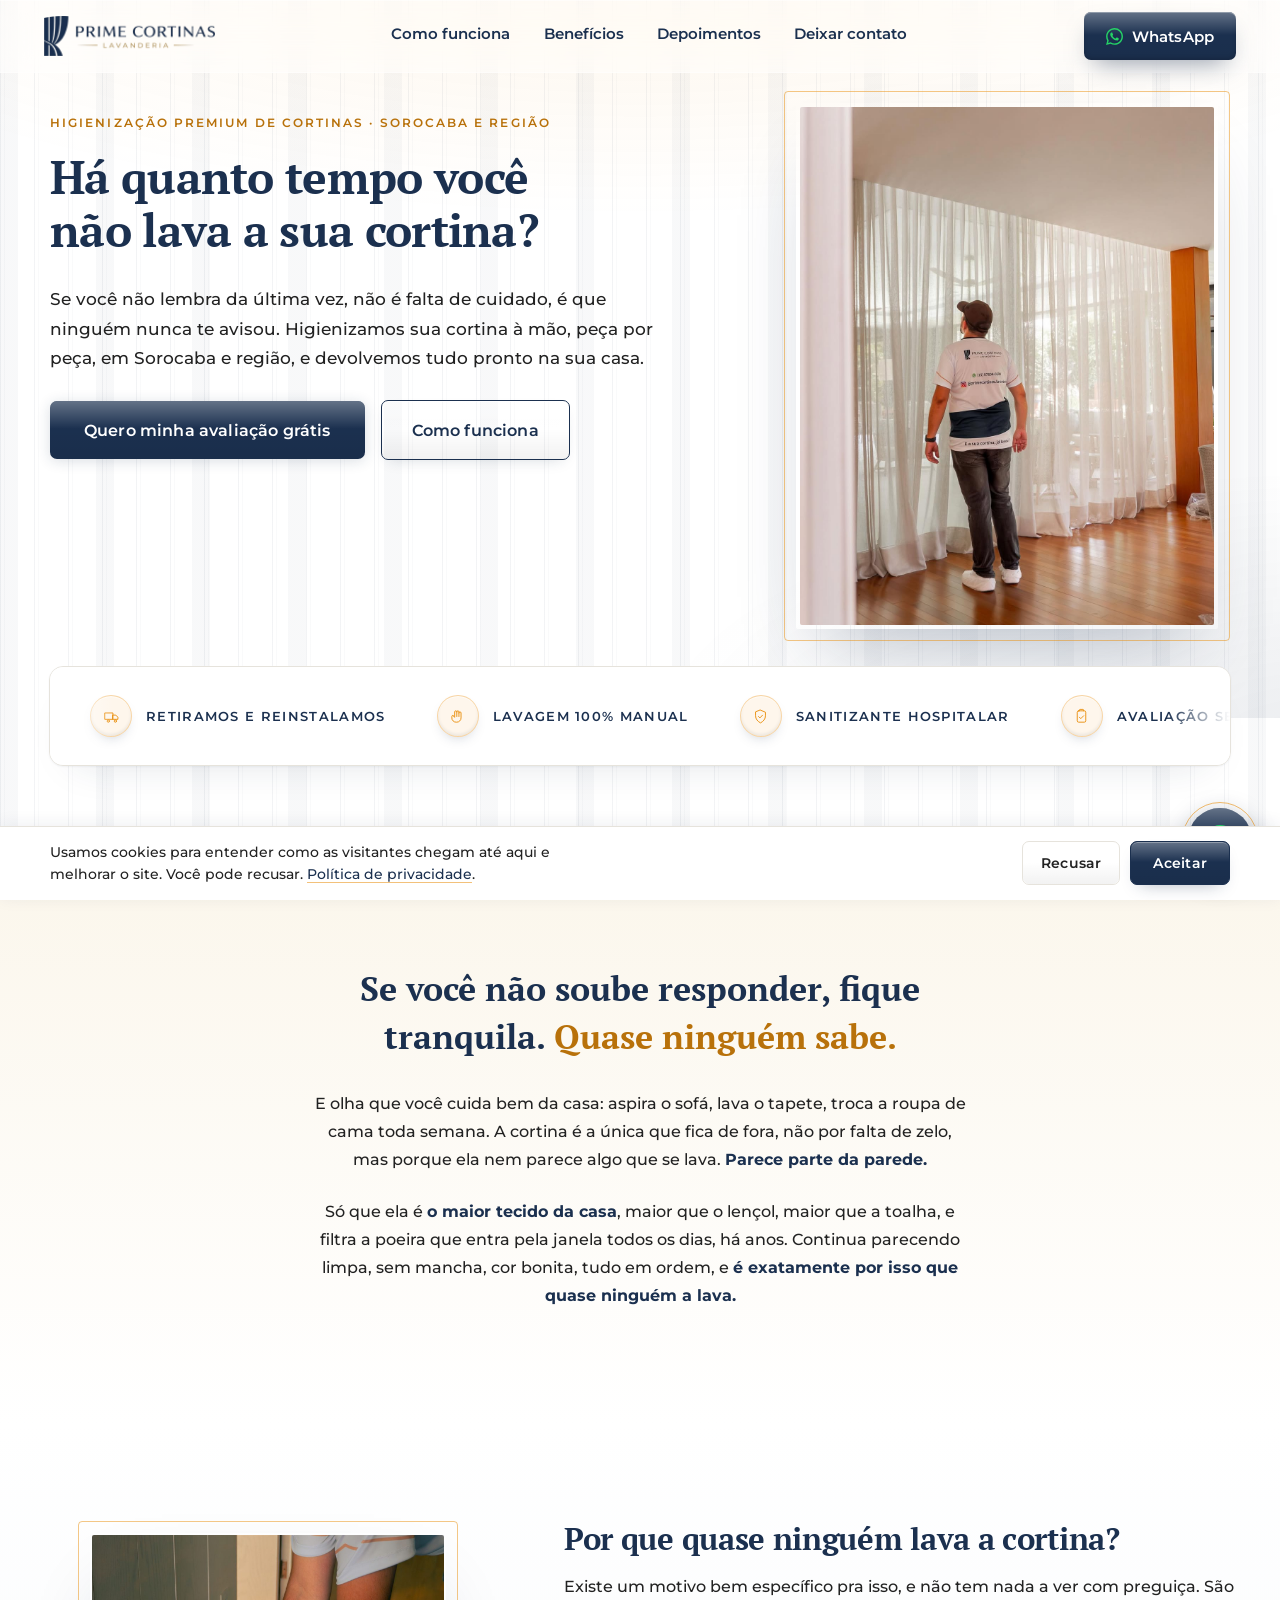
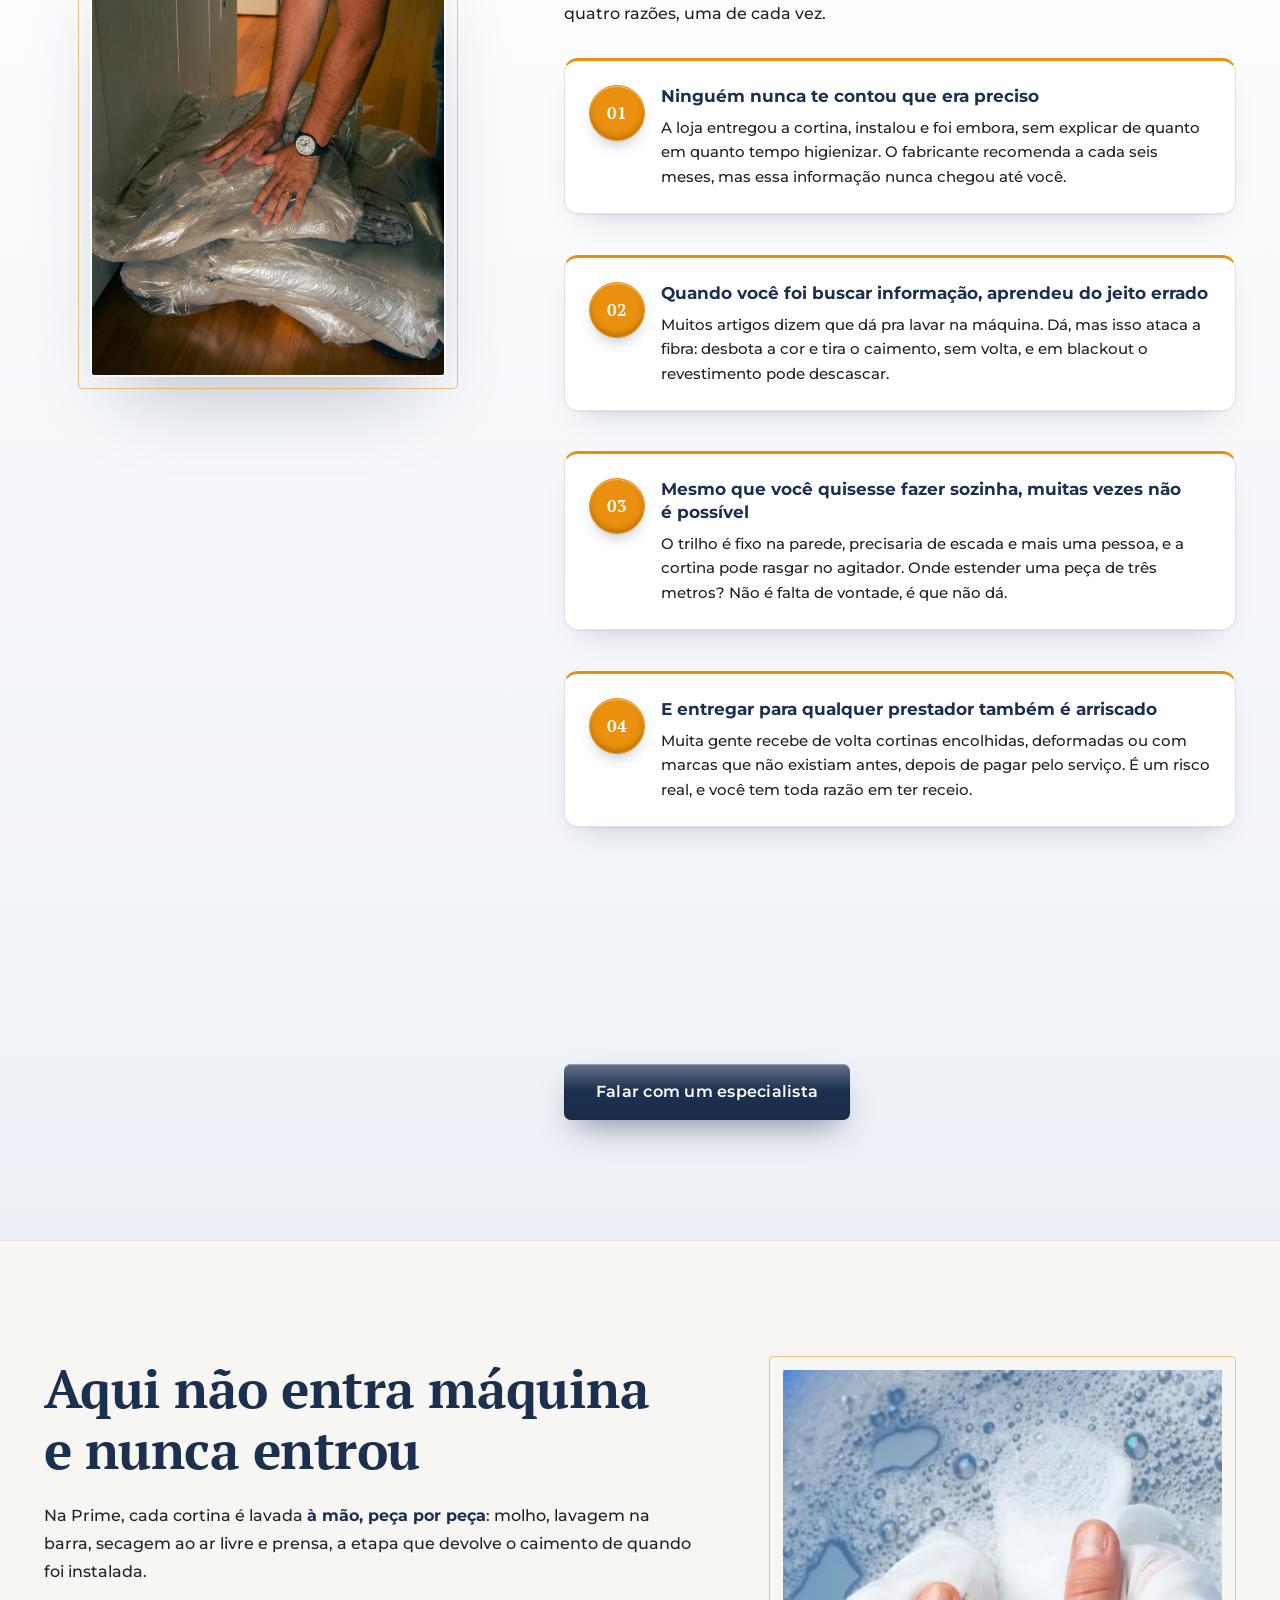
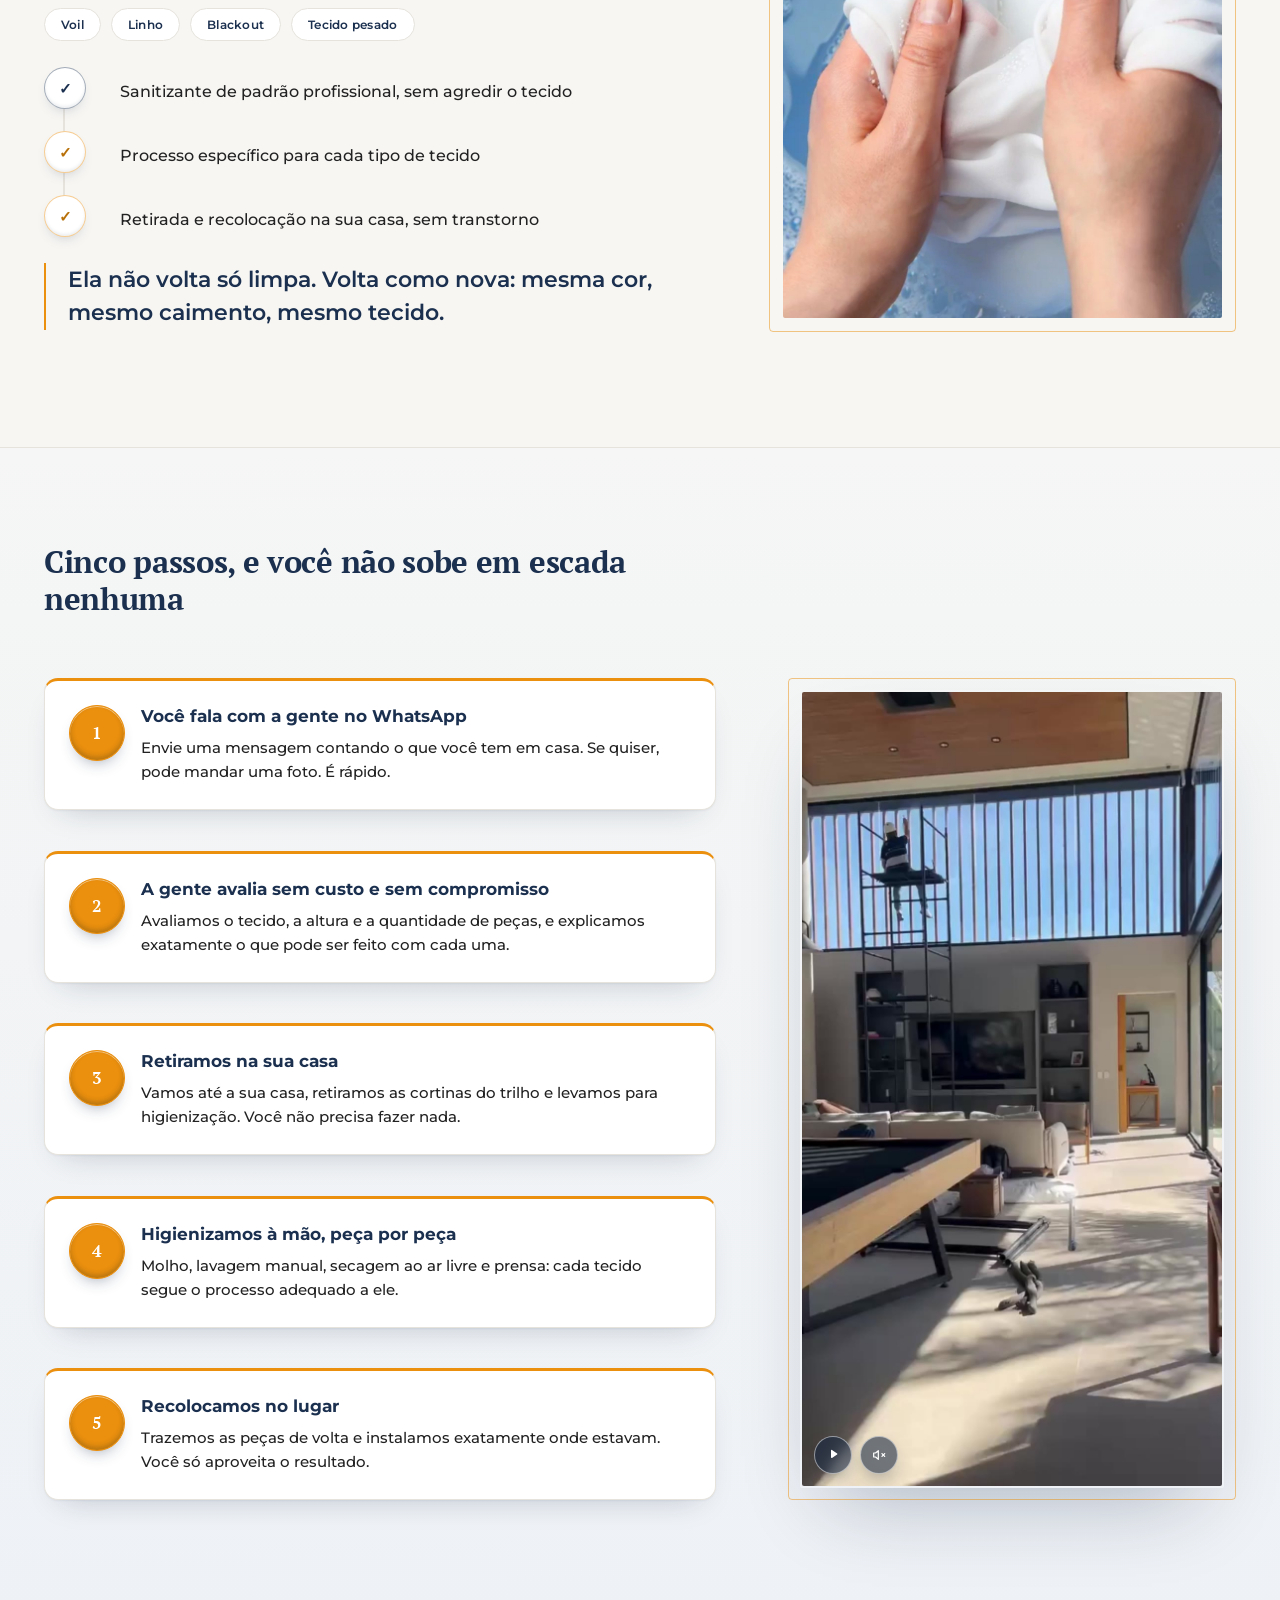
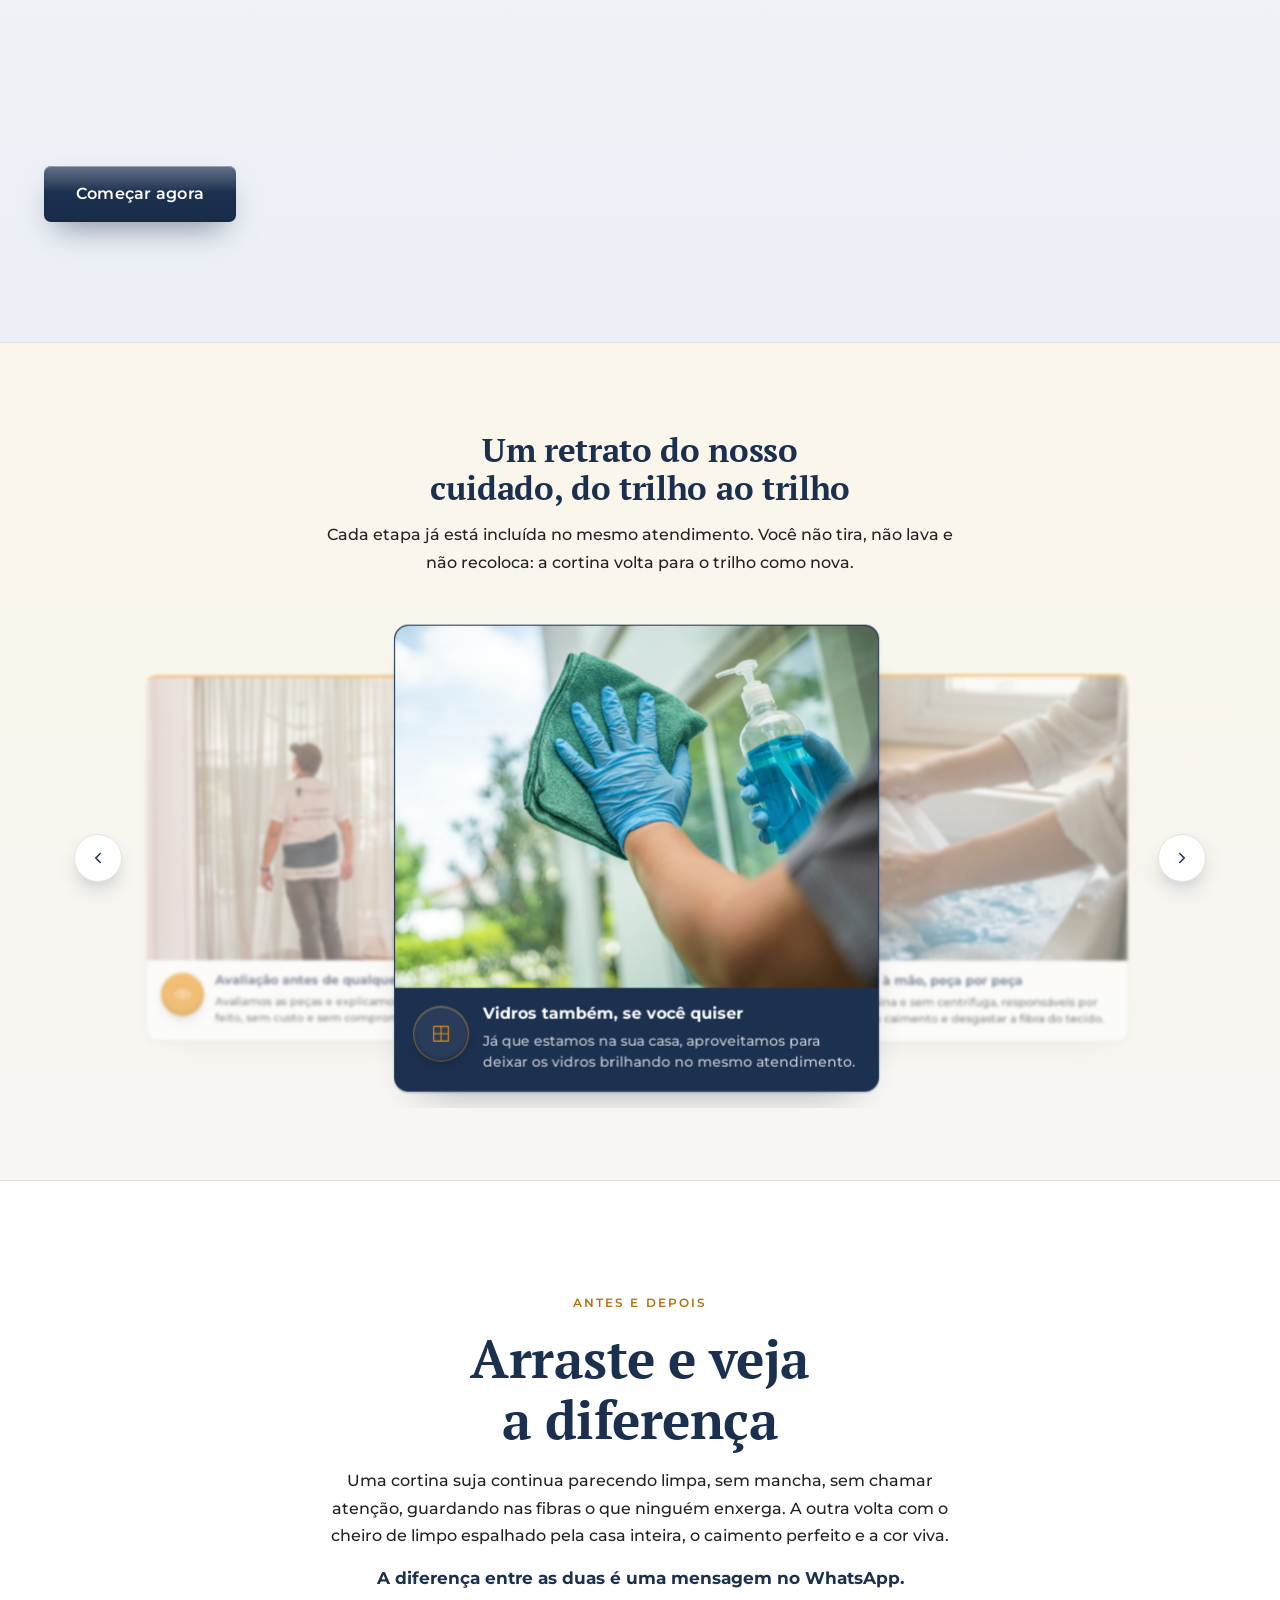
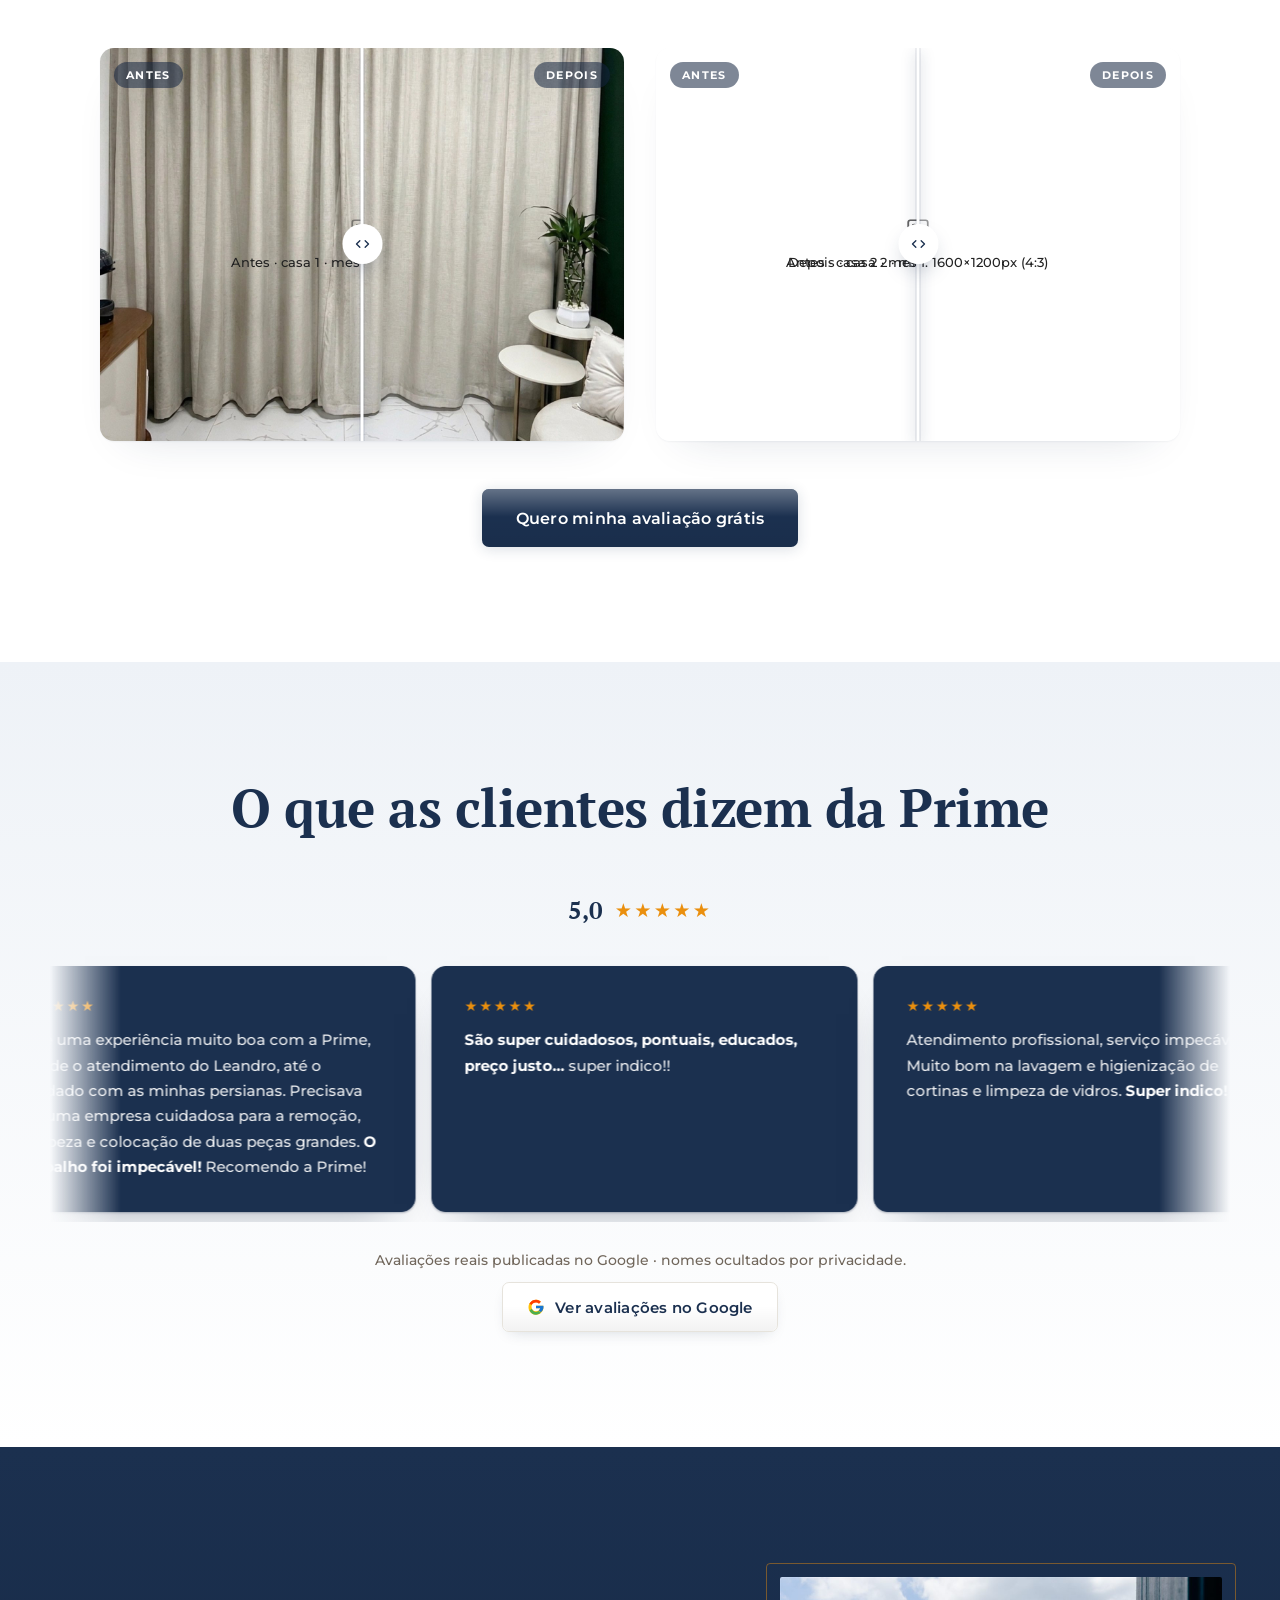
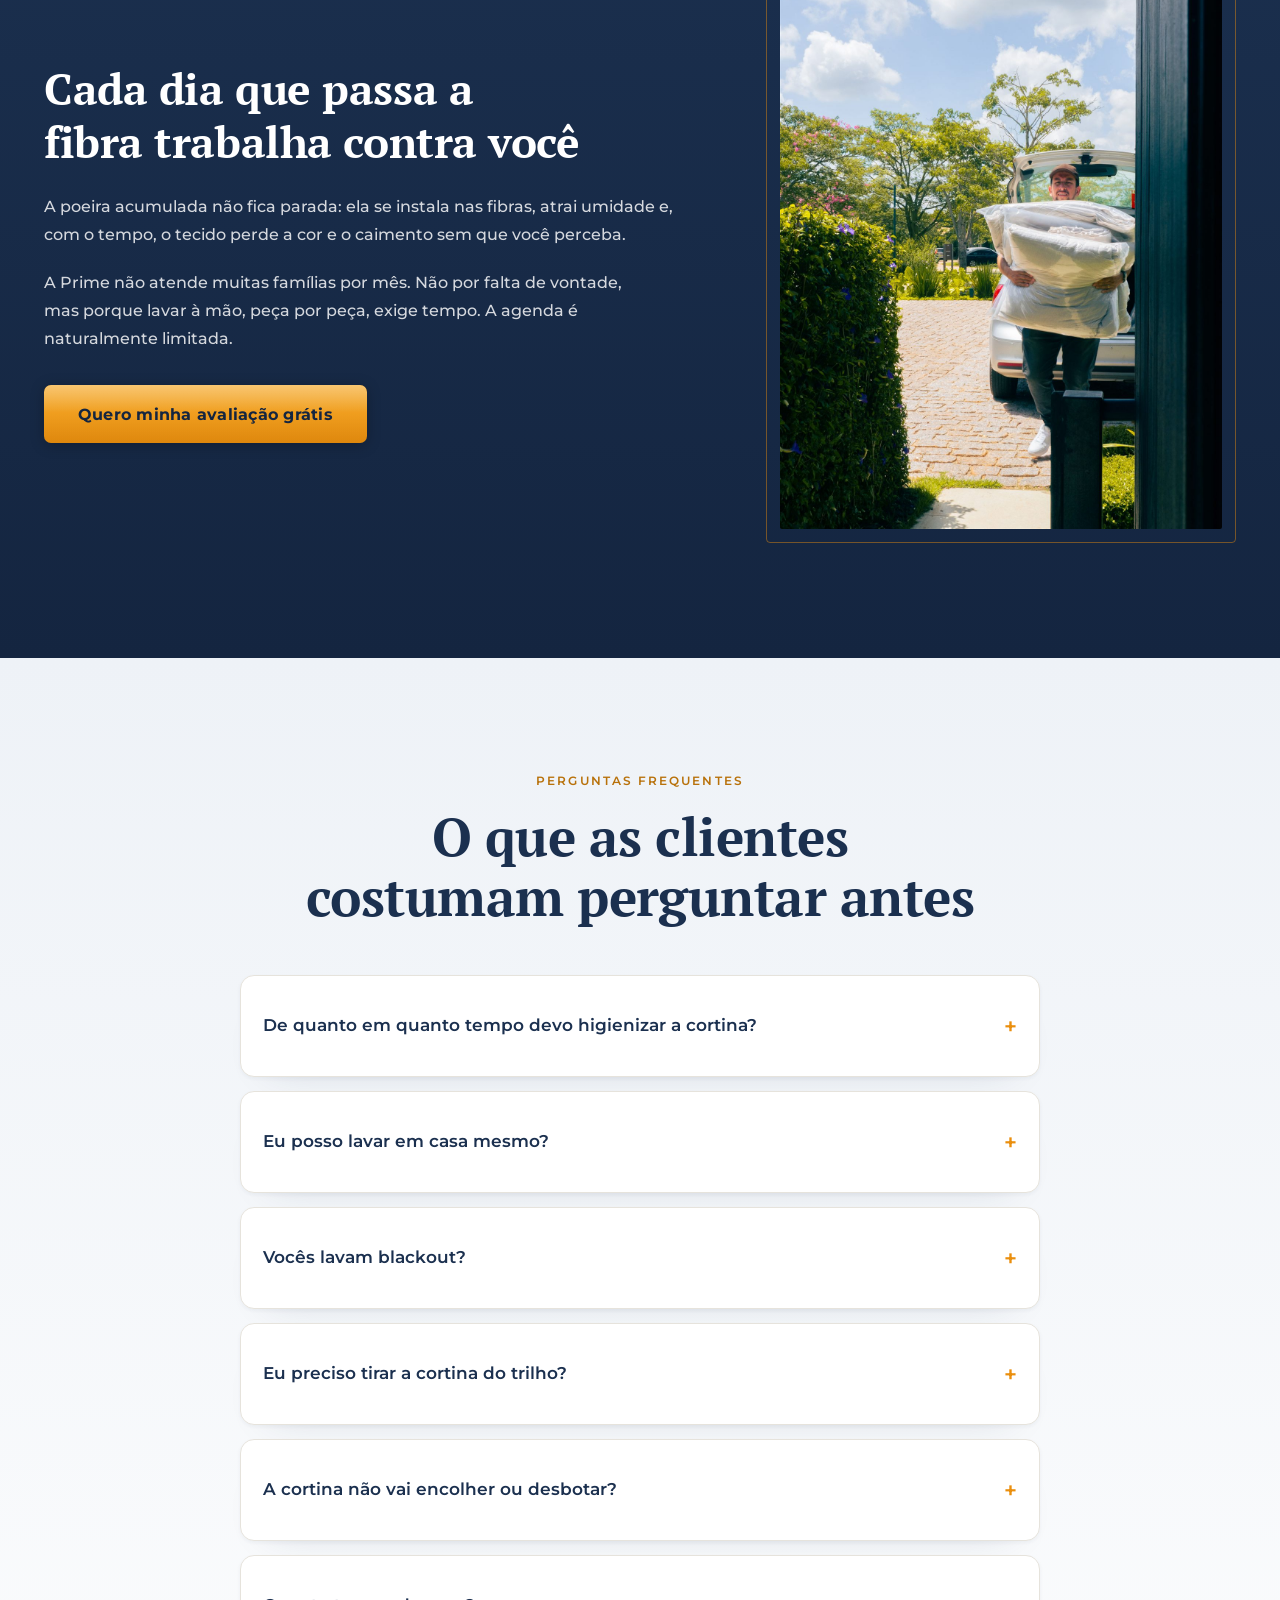
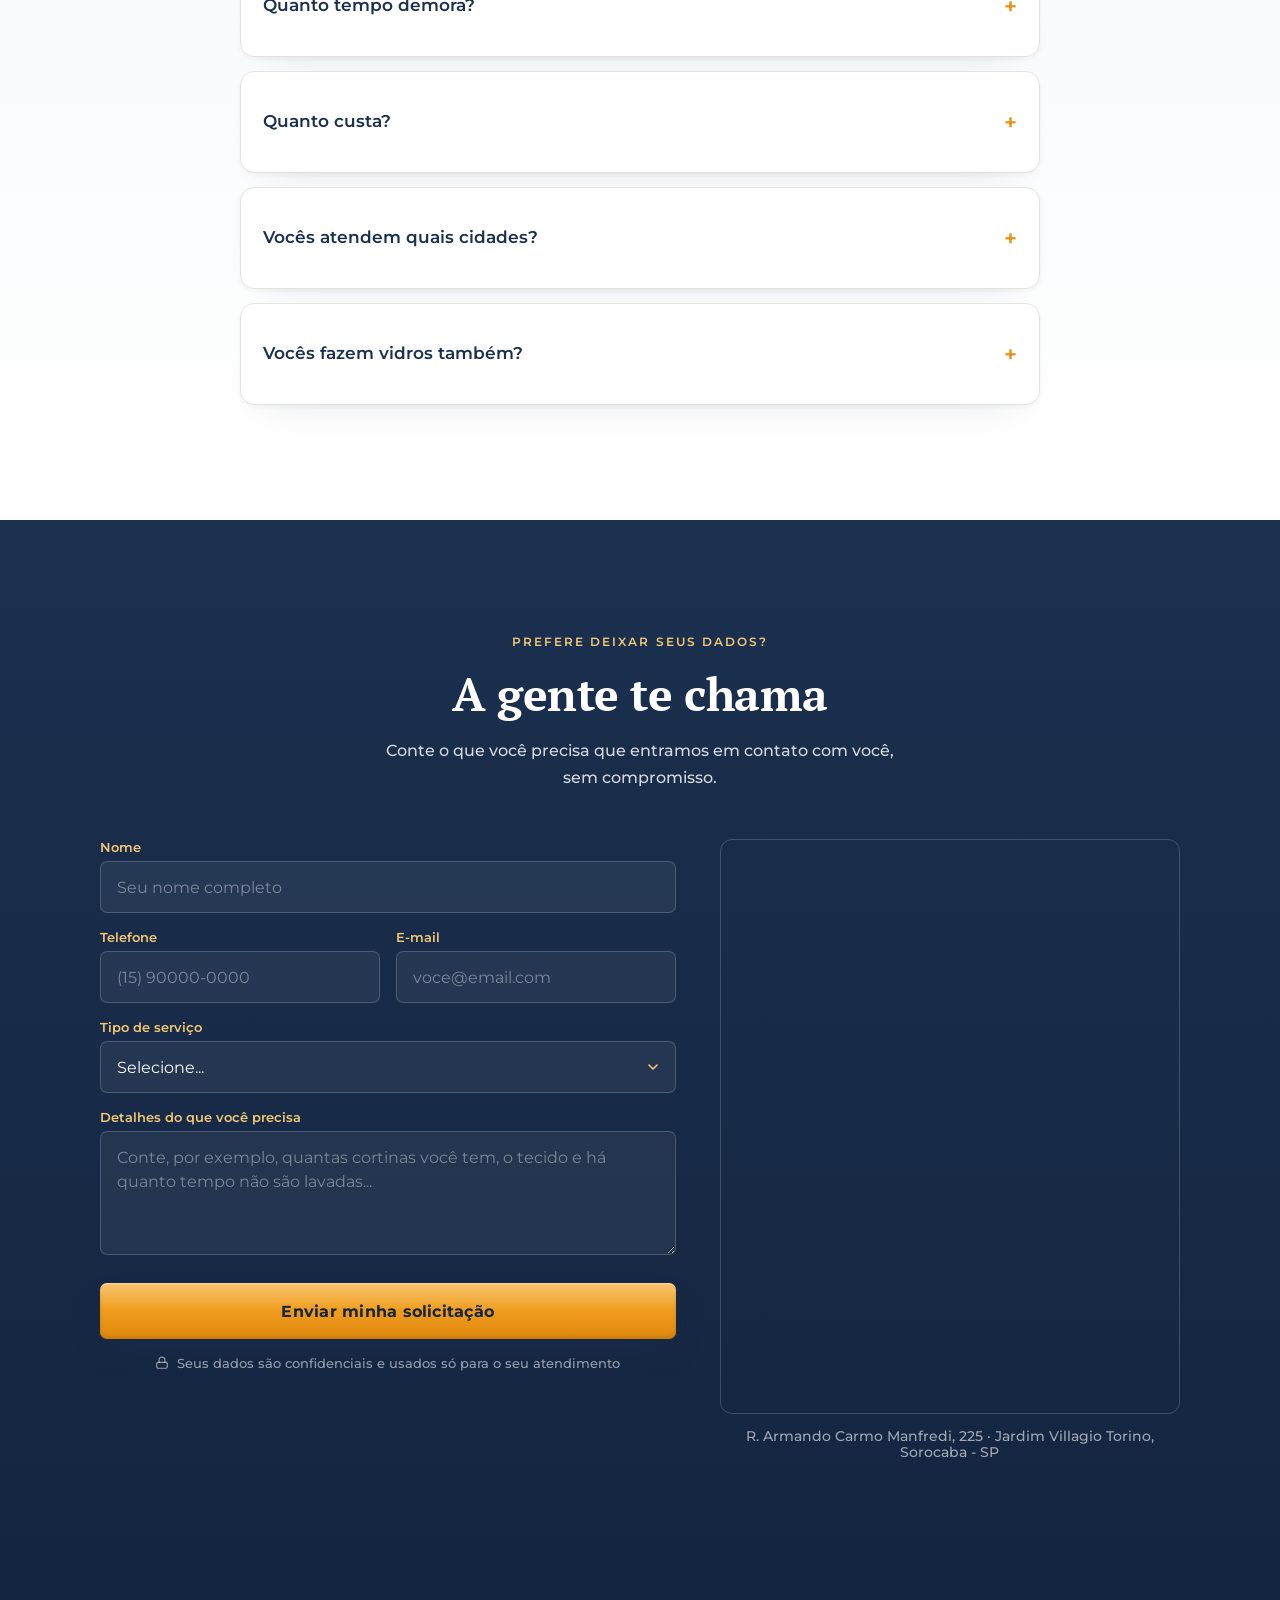
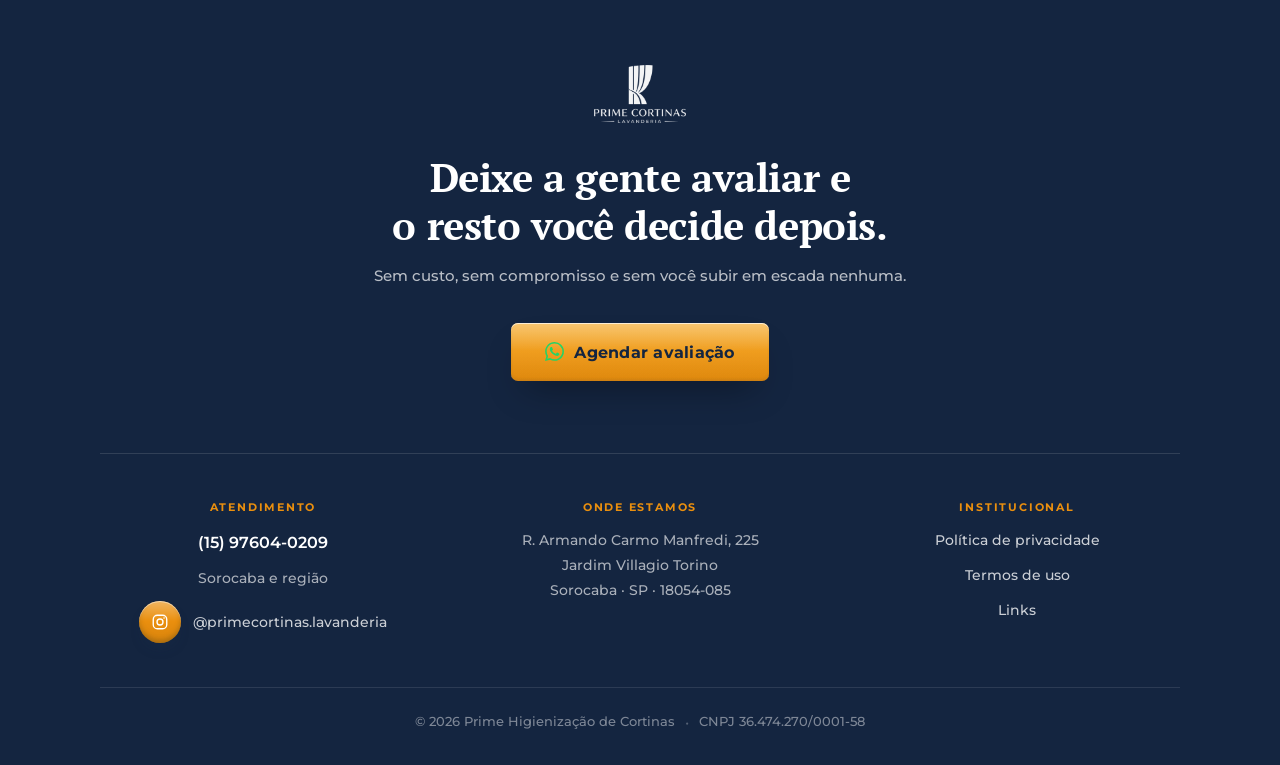
<file: index.html>
<!DOCTYPE html>
<html lang="pt-BR">
<head>
<meta charset="utf-8">
<meta name="viewport" content="width=device-width, initial-scale=1">
<meta name="theme-color" content="#FFFFFF">
<link rel="icon" type="image/png" sizes="32x32" href="assets/favicon-32.png">
<link rel="icon" type="image/png" sizes="512x512" href="assets/favicon-512.png">
<link rel="apple-touch-icon" sizes="180x180" href="assets/apple-touch-icon.png">
<title>Prime Higienização de Cortinas · Sorocaba e região</title>
<meta name="description" content="Higienização profissional de cortinas em Sorocaba e região. Lavagem 100% à mão, peça por peça. Retiramos, higienizamos e recolocamos na sua casa. Avaliação sem custo e sem compromisso.">
<meta property="og:type" content="website">
<meta property="og:title" content="Prime Higienização de Cortinas · Sorocaba e região">
<meta property="og:description" content="Lavagem 100% à mão, peça por peça. Retiramos, higienizamos e recolocamos na sua casa. Avaliação sem custo e sem compromisso.">
<!-- Endereço oficial da página. Enquanto ela responde em dois domínios
     (o de prévia e o definitivo), isto diz ao Google qual é o válido, em
     vez de ele tratar os dois como cópias e dividir a força entre eles. -->
<link rel="canonical" href="https://minhacortinalimpa.com.br/">
<meta property="og:url" content="https://minhacortinalimpa.com.br/">
<meta property="og:locale" content="pt_BR">
<link rel="preconnect" href="https://fonts.googleapis.com">
<link rel="preconnect" href="https://fonts.gstatic.com" crossorigin>
<link href="https://fonts.googleapis.com/css2?family=PT+Serif:ital,wght@0,400;0,700;1,400&family=Montserrat:wght@400;500;600;700&display=swap" rel="stylesheet">
<link rel="stylesheet" href="css/site.css">
<script>window.dataLayer=window.dataLayer||[];window.dataLayer.push({event:'page_view',page_type:'home'});</script>
<!-- Google Tag Manager - Douglas: cole o ID do container abaixo e descomente as duas tags GTM (aqui e logo após a abertura do <body>). -->
<!-- GTM-XXXXXXX -->
<!--
<script>(function(w,d,s,l,i){w[l]=w[l]||[];w[l].push({'gtm.start':new Date().getTime(),event:'gtm.js'});var f=d.getElementsByTagName(s)[0],j=d.createElement(s),dl=l!='dataLayer'?'&l='+l:'';j.async=true;j.src='https://www.googletagmanager.com/gtm.js?id='+i+dl;f.parentNode.insertBefore(j,f);})(window,document,'script','dataLayer','GTM-XXXXXXX');</script>
-->
<script type="application/ld+json">{"@context":"https://schema.org","@type":"LocalBusiness","name":"Prime Higienização de Cortinas","alternateName":"Prime Cortinas · Lavanderia","description":"Higienização profissional de cortinas, persianas e limpeza de vidros. Lavagem 100% manual, peça por peça, com retirada e recolocação na casa do cliente.","telephone":"+5515976040209","taxID":"36.474.270/0001-58","url":"https://minhacortinalimpa.com.br/","image":"https://minhacortinalimpa.com.br/assets/logo-prime.png","areaServed":[{"@type":"City","name":"Sorocaba"},{"@type":"AdministrativeArea","name":"Sorocaba e região, SP"}],"address":{"@type":"PostalAddress","streetAddress":"R. Armando Carmo Manfredi, 225, Jardim Villagio Torino","addressLocality":"Sorocaba","addressRegion":"SP","postalCode":"18054-085","addressCountry":"BR"},"sameAs":["https://www.instagram.com/primecortinas.lavanderia/"]}</script>
</head>
<body>
<!-- Google Tag Manager (noscript) -->
<!-- <noscript><iframe src="https://www.googletagmanager.com/ns.html?id=GTM-XXXXXXX" height="0" width="0" style="display:none;visibility:hidden"></iframe></noscript> -->
<!-- End Google Tag Manager (noscript) -->

<div style="position:relative;z-index:1">

<header id="site-header" style="position:fixed;top:0;left:0;right:0;z-index:60;display:flex;align-items:center;justify-content:space-between;gap:16px;padding:12px clamp(16px,4vw,44px);background:rgba(255,255,255,.5);backdrop-filter:blur(18px) saturate(160%);-webkit-backdrop-filter:blur(18px) saturate(160%);border-bottom:1px solid rgba(255,255,255,.4);box-shadow:0 1px 0 rgba(255,255,255,.5) inset;transition:background .25s ease,border-color .25s ease,box-shadow .25s ease">
  <a href="#topo" style="display:flex;align-items:center;gap:14px;text-decoration:none;min-height:48px">
    <img src="assets/logo-prime.png" alt="Prime Cortinas · Lavanderia" style="height:clamp(32px,4.6vw,40px);width:auto;display:block">
  </a>
  <nav id="nav-links" class="nav-links" aria-label="Navegação principal">
    <a href="#como-funciona" class="nav-link">Como funciona</a>
    <a href="#beneficios" class="nav-link">Benefícios</a>
    <a href="#depoimentos" class="nav-link">Depoimentos</a>
    <a href="#contato" class="nav-link">Deixar contato</a>
  </nav>
  <div style="display:flex;align-items:center;gap:10px">
    <a href="https://wa.me/5515976040209?text=Oi!%20Vim%20pelo%20site%20e%20quero%20uma%20avaliação%20sem%20compromisso%20das%20minhas%20cortinas." data-wa data-cta="header" target="_blank" rel="noopener" class="btn-dark" style="display:inline-flex;align-items:center;gap:9px;min-height:48px;padding:0 clamp(14px,2.4vw,22px);background:#1B304F;color:#fff;text-decoration:none;font-size:.94rem;font-weight:600;letter-spacing:.01em;border-radius:7px;white-space:nowrap">
      <svg width="17" height="17" viewBox="0 0 24 24" fill="#25D366" aria-hidden="true"><path d="M17.47 14.38c-.3-.15-1.76-.87-2.03-.97-.27-.1-.47-.15-.67.15-.2.3-.77.97-.94 1.16-.17.2-.35.22-.64.08-.3-.15-1.26-.47-2.39-1.48-.88-.79-1.48-1.76-1.66-2.06-.17-.3-.02-.46.13-.6.13-.14.3-.35.45-.52.15-.18.2-.3.3-.5.1-.2.05-.37-.03-.52-.07-.15-.67-1.61-.91-2.21-.24-.58-.49-.5-.67-.51h-.57c-.2 0-.52.08-.8.37-.27.3-1.04 1.02-1.04 2.48s1.07 2.88 1.22 3.07c.15.2 2.1 3.2 5.08 4.49.71.3 1.26.49 1.69.62.71.23 1.36.2 1.87.12.57-.09 1.76-.72 2.01-1.41.25-.7.25-1.29.17-1.42-.07-.12-.27-.2-.57-.34M12.05 21.8h-.01a9.87 9.87 0 01-5.03-1.38l-.36-.21-3.74.98 1-3.65-.24-.37a9.86 9.86 0 01-1.51-5.26c0-5.45 4.44-9.89 9.89-9.89 2.64 0 5.12 1.03 6.99 2.9a9.83 9.83 0 012.89 6.99c0 5.45-4.44 9.89-9.88 9.89m8.41-18.3A11.82 11.82 0 0012.05 0C5.5 0 .16 5.34.16 11.89c0 2.1.55 4.14 1.59 5.95L.06 24l6.3-1.65a11.88 11.88 0 005.69 1.45c6.55 0 11.89-5.34 11.89-11.9 0-3.17-1.24-6.16-3.49-8.4"/></svg>
      <span class="nav-wa-label">WhatsApp</span>
    </a>
    <button type="button" id="nav-toggle" class="nav-toggle" aria-expanded="false" aria-controls="nav-links" aria-label="Abrir menu">
      <span class="nav-toggle-bar"></span>
      <span class="nav-toggle-bar"></span>
      <span class="nav-toggle-bar"></span>
    </button>
  </div>
</header>

<main id="topo" style="padding-top:clamp(66px,9vw,78px)">

<!-- Hero - desktop: layout original em duas colunas (texto + foto) -->
<section class="hero-desktop" style="padding:clamp(4px,1vw,16px) clamp(24px,5vw,44px) clamp(48px,6vw,80px);background:radial-gradient(100% 80% at 105% 105%,rgba(27,48,79,.09),rgba(255,255,255,0) 55%)">
  <div style="max-width:1180px;margin:0 auto;display:grid;grid-template-columns:minmax(260px,1.5fr) minmax(220px,1fr);gap:clamp(28px,5vw,64px);align-items:center">
    <div data-reveal style="align-self:start;padding-top:clamp(4px,2vw,28px)">
      <p style="font-size:.72rem;letter-spacing:.18em;text-transform:uppercase;color:#B8710A;font-weight:600;margin:0 0 20px">Higienização Premium de Cortinas · Sorocaba e região</p>
      <h1 style="font-family:'PT Serif',Georgia,serif;font-weight:600;font-size:clamp(2.1rem,3.6vw,3.05rem);line-height:1.15;letter-spacing:-.015em;color:#1B304F;margin:0 0 28px;max-width:25ch;text-wrap:balance">Há quanto tempo você não lava a sua cortina?</h1>
      <p style="font-size:clamp(1.02rem,1.35vw,1.15rem);line-height:1.7;color:#222222;margin:0 0 28px;max-width:56ch;text-wrap:pretty">Se você não lembra da última vez, não é falta de cuidado, é que ninguém nunca te avisou. Higienizamos sua cortina à mão, peça por peça, em Sorocaba e região, e devolvemos tudo pronto na sua casa.</p>
      <div style="display:flex;flex-wrap:wrap;align-items:center;gap:16px">
        <a href="https://wa.me/5515976040209?text=Oi!%20Vim%20pelo%20site%20e%20quero%20uma%20avaliação%20sem%20compromisso%20das%20minhas%20cortinas." data-wa data-cta="hero" target="_blank" rel="noopener" class="btn-primary" style="display:inline-flex;align-items:center;justify-content:center;gap:10px;min-height:58px;padding:0 34px;background:#1B304F;color:#fff;text-decoration:none;font-size:1.02rem;font-weight:600;letter-spacing:.01em;border-radius:7px;box-shadow:0 2px 14px rgba(27,48,79,.16)">Quero minha avaliação grátis</a>
        <a href="#como-funciona" class="btn-outline" style="display:inline-flex;align-items:center;justify-content:center;gap:10px;min-height:58px;padding:0 30px;background:transparent;border:1px solid #1B304F;color:#1B304F;text-decoration:none;font-size:1.02rem;font-weight:600;letter-spacing:.01em;border-radius:7px">Como funciona</a>
      </div>
    </div>
    <div data-reveal class="pc-frame" style="position:relative;padding:16px">
      <div style="position:absolute;inset:0;border:1px solid #EA8F0E;opacity:.5;pointer-events:none;border-radius:4px"></div>
      <div style="position:relative;aspect-ratio:4/5;background:#F7F6F3;border-radius:2px;overflow:hidden">
        <img src="assets/hero-cortina.jpg" alt="Profissional da Prime Cortinas observando cortina de voil recém higienizada, na casa do cliente" style="position:absolute;inset:0;width:100%;height:100%;object-fit:cover">
      </div>
    </div>
  </div>
</section>

<!-- Hero - mobile: foto inteira e nítida no topo, degradê até um painel
     sólido embaixo com título, subtítulo e botão sempre legíveis. -->
<section class="hero-mobile" style="position:relative;overflow:hidden">
  <div style="position:relative;width:100%;aspect-ratio:4/5;max-height:52vh;overflow:hidden">
    <img src="assets/hero-cortina.jpg" alt="Profissional da Prime Cortinas observando cortina de voil recém higienizada, na casa do cliente" style="position:absolute;inset:0;width:100%;height:100%;object-fit:cover;display:block">
    <div style="position:absolute;inset:0;background:linear-gradient(180deg,rgba(15,28,48,0) 55%,rgba(15,28,48,.75) 88%,#142540 100%)"></div>
  </div>
  <div data-reveal style="position:relative;background:linear-gradient(180deg,#142540,#0F1C30);padding:0 clamp(24px,6vw,40px) clamp(56px,11vw,76px);text-align:center;margin-top:-1px">
    <p style="font-size:.72rem;letter-spacing:.09em;text-transform:uppercase;color:#F3C874;font-weight:700;line-height:1.6;margin:0 0 16px;white-space:normal">Higienização Premium de Cortinas<br>Sorocaba e região</p>
    <h1 style="font-family:'PT Serif',Georgia,serif;font-weight:600;font-size:clamp(2.3rem,7.4vw,3.6rem);line-height:1.08;letter-spacing:-.02em;color:#fff;margin:0 auto 16px;max-width:22ch;text-wrap:balance">Há quanto tempo você não lava a sua cortina?</h1>
    <p style="font-size:clamp(.98rem,1.9vw,1.1rem);line-height:1.6;color:rgba(255,255,255,.85);margin:0 auto 32px;max-width:52ch;text-wrap:pretty">Higienização profissional, feita à mão e peça por peça: retiramos, higienizamos e devolvemos tudo no lugar, na sua casa, com avaliação gratuita e sem compromisso.</p>
    <a href="https://wa.me/5515976040209?text=Oi!%20Vim%20pelo%20site%20e%20quero%20uma%20avaliação%20sem%20compromisso%20das%20minhas%20cortinas." data-wa data-cta="hero" target="_blank" rel="noopener" class="btn-primary btn-gold" style="display:inline-flex;align-items:center;justify-content:center;gap:10px;min-height:58px;padding:0 36px;background:linear-gradient(180deg,#F5AB2E,#EA8F0E);color:#142540;text-decoration:none;font-size:1.02rem;font-weight:700;letter-spacing:.01em;border-radius:8px;box-shadow:0 2px 14px rgba(0,0,0,.25)">Quero minha avaliação grátis</a>
  </div>
</section>

<section style="padding:0 clamp(24px,5vw,44px);position:relative;z-index:2">
  <div data-reveal class="pc-card stats-marquee" style="max-width:1180px;margin:clamp(-52px,-5.5vw,-40px) auto clamp(56px,7vw,84px);background:#fff;overflow:hidden">
    <div id="stats-track" class="stats-track">
      <span class="stats-item">
        <span class="pc-icon-badge" style="width:40px;height:40px"><svg width="17" height="17" viewBox="0 0 24 24" fill="none" stroke="#EA8F0E" stroke-width="1.3" stroke-linecap="round" stroke-linejoin="round" aria-hidden="true"><path d="M3 7h11v9H3z"/><path d="M14 10h4l3 3v3h-7z"/><circle cx="7.5" cy="18.5" r="1.6"/><circle cx="17.5" cy="18.5" r="1.6"/></svg></span>
        Retiramos e reinstalamos
      </span>
      <span class="stats-item">
        <span class="pc-icon-badge" style="width:40px;height:40px"><svg width="17" height="17" viewBox="0 0 24 24" fill="none" stroke="#EA8F0E" stroke-width="1.3" stroke-linecap="round" stroke-linejoin="round" aria-hidden="true"><path d="M8 13V5.5a1.5 1.5 0 013 0V12"/><path d="M11 5.5a1.5 1.5 0 013 0V12"/><path d="M14 7a1.5 1.5 0 013 0v7a6 6 0 01-6 6h-1a6 6 0 01-6-6v-2a1.5 1.5 0 013 0"/></svg></span>
        Lavagem 100% manual
      </span>
      <span class="stats-item">
        <span class="pc-icon-badge" style="width:40px;height:40px"><svg width="17" height="17" viewBox="0 0 24 24" fill="none" stroke="#EA8F0E" stroke-width="1.3" stroke-linecap="round" stroke-linejoin="round" aria-hidden="true"><path d="M12 3l7 3v5c0 4.5-3 8-7 10-4-2-7-5.5-7-10V6z"/><path d="M9.2 12l2 2 3.6-3.8"/></svg></span>
        Sanitizante hospitalar
      </span>
      <span class="stats-item">
        <span class="pc-icon-badge" style="width:40px;height:40px"><svg width="17" height="17" viewBox="0 0 24 24" fill="none" stroke="#EA8F0E" stroke-width="1.3" stroke-linecap="round" stroke-linejoin="round" aria-hidden="true"><rect x="6" y="4" width="12" height="16" rx="2"/><path d="M9 4V3a1 1 0 0 1 1-1h4a1 1 0 0 1 1 1v1"/><path d="m9 13 2 2 4-4"/></svg></span>
        Avaliação sem custo e sem compromisso
      </span>
      <span class="stats-item">
        <span class="pc-icon-badge" style="width:40px;height:40px"><svg width="17" height="17" viewBox="0 0 24 24" fill="none" stroke="#EA8F0E" stroke-width="1.3" stroke-linecap="round" stroke-linejoin="round" aria-hidden="true"><path d="M12 3l9 5-9 5-9-5z"/><path d="M3 12.5l9 5 9-5"/><path d="M3 17l9 5 9-5"/></svg></span>
        Processo diferente para cada tecido
      </span>
      <span class="stats-item">
        <span class="pc-icon-badge" style="width:40px;height:40px"><svg width="17" height="17" viewBox="0 0 24 24" fill="none" stroke="#EA8F0E" stroke-width="1.3" stroke-linecap="round" stroke-linejoin="round" aria-hidden="true"><path d="M12 21s7-6.5 7-11.5A7 7 0 0 0 5 9.5C5 14.5 12 21 12 21z"/><circle cx="12" cy="9.5" r="2.3"/></svg></span>
        Atendemos Sorocaba e região
      </span>
      <span class="stats-item" aria-hidden="true">
        <span class="pc-icon-badge" style="width:40px;height:40px"><svg width="17" height="17" viewBox="0 0 24 24" fill="none" stroke="#EA8F0E" stroke-width="1.3" stroke-linecap="round" stroke-linejoin="round" aria-hidden="true"><path d="M3 7h11v9H3z"/><path d="M14 10h4l3 3v3h-7z"/><circle cx="7.5" cy="18.5" r="1.6"/><circle cx="17.5" cy="18.5" r="1.6"/></svg></span>
        Retiramos e reinstalamos
      </span>
      <span class="stats-item" aria-hidden="true">
        <span class="pc-icon-badge" style="width:40px;height:40px"><svg width="17" height="17" viewBox="0 0 24 24" fill="none" stroke="#EA8F0E" stroke-width="1.3" stroke-linecap="round" stroke-linejoin="round" aria-hidden="true"><path d="M8 13V5.5a1.5 1.5 0 013 0V12"/><path d="M11 5.5a1.5 1.5 0 013 0V12"/><path d="M14 7a1.5 1.5 0 013 0v7a6 6 0 01-6 6h-1a6 6 0 01-6-6v-2a1.5 1.5 0 013 0"/></svg></span>
        Lavagem 100% manual
      </span>
      <span class="stats-item" aria-hidden="true">
        <span class="pc-icon-badge" style="width:40px;height:40px"><svg width="17" height="17" viewBox="0 0 24 24" fill="none" stroke="#EA8F0E" stroke-width="1.3" stroke-linecap="round" stroke-linejoin="round" aria-hidden="true"><path d="M12 3l7 3v5c0 4.5-3 8-7 10-4-2-7-5.5-7-10V6z"/><path d="M9.2 12l2 2 3.6-3.8"/></svg></span>
        Sanitizante hospitalar
      </span>
      <span class="stats-item" aria-hidden="true">
        <span class="pc-icon-badge" style="width:40px;height:40px"><svg width="17" height="17" viewBox="0 0 24 24" fill="none" stroke="#EA8F0E" stroke-width="1.3" stroke-linecap="round" stroke-linejoin="round" aria-hidden="true"><rect x="6" y="4" width="12" height="16" rx="2"/><path d="M9 4V3a1 1 0 0 1 1-1h4a1 1 0 0 1 1 1v1"/><path d="m9 13 2 2 4-4"/></svg></span>
        Avaliação sem custo e sem compromisso
      </span>
      <span class="stats-item" aria-hidden="true">
        <span class="pc-icon-badge" style="width:40px;height:40px"><svg width="17" height="17" viewBox="0 0 24 24" fill="none" stroke="#EA8F0E" stroke-width="1.3" stroke-linecap="round" stroke-linejoin="round" aria-hidden="true"><path d="M12 3l9 5-9 5-9-5z"/><path d="M3 12.5l9 5 9-5"/><path d="M3 17l9 5 9-5"/></svg></span>
        Processo diferente para cada tecido
      </span>
      <span class="stats-item" aria-hidden="true">
        <span class="pc-icon-badge" style="width:40px;height:40px"><svg width="17" height="17" viewBox="0 0 24 24" fill="none" stroke="#EA8F0E" stroke-width="1.3" stroke-linecap="round" stroke-linejoin="round" aria-hidden="true"><path d="M12 21s7-6.5 7-11.5A7 7 0 0 0 5 9.5C5 14.5 12 21 12 21z"/><circle cx="12" cy="9.5" r="2.3"/></svg></span>
        Atendemos Sorocaba e região
      </span>
    </div>
  </div>
</section>

<section style="padding:clamp(72px,9vw,128px) clamp(24px,5vw,44px);background:linear-gradient(180deg,#FBF6EB,#FFFFFF)">
  <div data-reveal style="max-width:660px;margin:0 auto;text-align:center">
    <p style="font-family:'PT Serif',Georgia,serif;font-size:clamp(1.5rem,3.4vw,2.1rem);line-height:1.45;color:#1B304F;font-weight:600;margin:0 0 28px;text-wrap:balance">Se você não soube responder, fique tranquila. <strong style="font-weight:600;color:#B8710A">Quase ninguém sabe.</strong></p>
    <p style="font-size:clamp(1rem,1.2vw,1.08rem);line-height:1.75;color:#222222;margin:0 0 24px;text-wrap:pretty">E olha que você cuida bem da casa: aspira o sofá, lava o tapete, troca a roupa de cama toda semana. A cortina é a única que fica de fora, não por falta de zelo, mas porque ela nem parece algo que se lava. <strong style="font-weight:700;color:#1B304F">Parece parte da parede.</strong></p>
    <p style="font-size:clamp(1rem,1.2vw,1.08rem);line-height:1.75;color:#222222;margin:0;text-wrap:pretty">Só que ela é <strong style="font-weight:700;color:#1B304F">o maior tecido da casa</strong>, maior que o lençol, maior que a toalha, e filtra a poeira que entra pela janela todos os dias, há anos. Continua parecendo limpa, sem mancha, cor bonita, tudo em ordem, e <strong style="font-weight:700;color:#1B304F">é exatamente por isso que quase ninguém a lava.</strong></p>
  </div>
</section>

<section id="pc-why-outer" class="pc-stack-sec" style="background:linear-gradient(180deg,#FFFFFF,#ECF0F6)">
  <div class="pc-stack-grid">
    <div class="pc-stack-aside">
      <div data-reveal class="pc-frame" style="position:relative;padding:14px">
        <div style="position:absolute;inset:0;border:1px solid #EA8F0E;opacity:.5;pointer-events:none;border-radius:4px"></div>
        <div style="position:relative;aspect-ratio:4/5;background:#F7F6F3;border-radius:2px;overflow:hidden">
          <img src="assets/cortina-empoeirada-close.jpg" alt="Close de cortina empoeirada" style="width:100%;height:100%;object-fit:cover;display:block">
        </div>
      </div>
    </div>
    <div class="pc-stack-main">
      <div data-reveal class="mobile-center pc-stack-head">
        <h2 class="sec-title" style="font-family:'PT Serif',Georgia,serif;font-weight:600;font-size:clamp(1.7rem,2.4vw,2.15rem);line-height:1.2;letter-spacing:-.01em;color:#1B304F;margin:0 0 16px;text-wrap:wrap">Por que quase ninguém lava a cortina?</h2>
        <p style="font-size:.98rem;line-height:1.7;color:#222222;margin:0;text-wrap:pretty">Existe um motivo bem específico pra isso, e não tem nada a ver com preguiça. São quatro razões, uma de cada vez.</p>
      </div>

      <div class="pc-stack" id="problem-stack">
        <article class="pc-stack-item" style="--i:0">
          <div class="pc-card pc-card-accent pc-stack-card">
            <span class="pc-icon-badge pc-icon-badge-solid pc-stack-num">01</span>
            <div>
              <h3 class="pc-stack-card-title">Ninguém nunca te contou que era preciso</h3>
              <p class="pc-stack-card-text">A loja entregou a cortina, instalou e foi embora, sem explicar de quanto em quanto tempo higienizar. O fabricante recomenda a cada seis meses, mas essa informação nunca chegou até você.</p>
            </div>
          </div>
        </article>
        <article class="pc-stack-item" style="--i:1">
          <div class="pc-card pc-card-accent pc-stack-card">
            <span class="pc-icon-badge pc-icon-badge-solid pc-stack-num">02</span>
            <div>
              <h3 class="pc-stack-card-title">Quando você foi buscar informação, aprendeu do jeito errado</h3>
              <p class="pc-stack-card-text">Muitos artigos dizem que dá pra lavar na máquina. Dá, mas isso ataca a fibra: desbota a cor e tira o caimento, sem volta, e em blackout o revestimento pode descascar.</p>
            </div>
          </div>
        </article>
        <article class="pc-stack-item" style="--i:2">
          <div class="pc-card pc-card-accent pc-stack-card">
            <span class="pc-icon-badge pc-icon-badge-solid pc-stack-num">03</span>
            <div>
              <h3 class="pc-stack-card-title">Mesmo que você quisesse fazer sozinha, muitas vezes não é possível</h3>
              <p class="pc-stack-card-text">O trilho é fixo na parede, precisaria de escada e mais uma pessoa, e a cortina pode rasgar no agitador. Onde estender uma peça de três metros? Não é falta de vontade, é que não dá.</p>
            </div>
          </div>
        </article>
        <article class="pc-stack-item" style="--i:3">
          <div class="pc-card pc-card-accent pc-stack-card">
            <span class="pc-icon-badge pc-icon-badge-solid pc-stack-num">04</span>
            <div>
              <h3 class="pc-stack-card-title">E entregar para qualquer prestador também é arriscado</h3>
              <p class="pc-stack-card-text">Muita gente recebe de volta cortinas encolhidas, deformadas ou com marcas que não existiam antes, depois de pagar pelo serviço. É um risco real, e você tem toda razão em ter receio.</p>
            </div>
          </div>
        </article>
      </div>

      <div data-reveal class="mobile-center pc-stack-cta">
        <a href="https://wa.me/5515976040209?text=Oi!%20Vim%20pelo%20site%20e%20queria%20tirar%20uma%20dúvida%20sobre%20o%20tecido%20das%20minhas%20cortinas." data-wa data-cta="problema" target="_blank" rel="noopener" class="btn-primary" style="display:inline-flex;align-items:center;justify-content:center;min-height:56px;padding:0 32px;background:#1B304F;color:#fff;text-decoration:none;font-size:1rem;font-weight:600;border-radius:7px">Falar com um especialista</a>
      </div>
    </div>
  </div>
</section>

<section style="background:#F7F6F3;border-top:1px solid #E6E3DC;border-bottom:1px solid #E6E3DC;padding:clamp(72px,9vw,128px) clamp(24px,5vw,44px)">
  <div class="two-col-grid" style="max-width:1280px;margin:0 auto;display:grid;grid-template-columns:minmax(320px,1.4fr) minmax(260px,1fr);gap:clamp(40px,6vw,72px);align-items:center">
    <div data-reveal class="pc-frame solution-photo" style="position:relative;padding:14px;order:2">
      <div style="position:absolute;inset:0;border:1px solid #EA8F0E;opacity:.5;pointer-events:none;border-radius:4px"></div>
      <div style="position:relative;aspect-ratio:4/5;background:#F7F6F3;border-radius:2px;overflow:hidden">
        <img src="assets/lavagem-prensa-a-mao.jpg" alt="Mãos lavando uma cortina de voil branca à mão, dentro da água com espuma" width="1200" height="1500" style="width:100%;height:100%;object-fit:cover;display:block">
      </div>
    </div>
    <div data-reveal class="solution-col" style="order:1">
      <h2 class="sec-title" style="font-family:'PT Serif',Georgia,serif;font-weight:600;font-size:clamp(2.15rem,4.4vw,3.3rem);line-height:1.15;letter-spacing:-.01em;color:#1B304F;margin:0 0 22px;text-wrap:wrap">Aqui não entra máquina<br class="br-desktop"> e nunca entrou</h2>
      <p style="font-size:clamp(1rem,1.2vw,1.08rem);line-height:1.75;color:#222222;margin:0 0 22px;text-wrap:pretty">Na Prime, cada cortina é lavada <strong style="font-weight:700;color:#1B304F">à mão, peça por peça</strong>: molho, lavagem na barra, secagem ao ar livre e prensa, a etapa que devolve o caimento de quando foi instalada.</p>
      <div class="fabric-tags-row" style="display:flex;flex-wrap:wrap;gap:10px;margin:0 0 26px">
        <span class="fabric-tag">Voil</span><span class="fabric-tag">Linho</span><span class="fabric-tag">Blackout</span><span class="fabric-tag">Tecido pesado</span>
      </div>
      <div id="solution-timeline" class="problem-timeline solution-timeline">
        <div class="problem-line-track"></div>
        <div id="solution-line-fill" class="problem-line-fill"></div>
        <ul class="solution-checklist">
          <li class="problem-item"><span class="problem-num solution-dot">✓</span><span class="solution-text">Sanitizante de padrão profissional, sem agredir o tecido</span></li>
          <li class="problem-item"><span class="problem-num solution-dot">✓</span><span class="solution-text">Processo específico para cada tipo de tecido</span></li>
          <li class="problem-item"><span class="problem-num solution-dot">✓</span><span class="solution-text">Retirada e recolocação na sua casa, sem transtorno</span></li>
        </ul>
      </div>
      <p class="solution-quote" style="font-size:clamp(1.1rem,1.9vw,1.35rem);line-height:1.55;color:#1B304F;font-weight:600;margin:26px 0 0;padding:0 0 0 22px;border-left:2px solid #EA8F0E;text-wrap:pretty">Ela não volta só limpa. Volta como nova: mesma cor, mesmo caimento, mesmo tecido.</p>
    </div>
  </div>
</section>

<section id="steps-outer" class="pc-stack-sec" style="background:linear-gradient(180deg,#F5F6F5,#ECF0F6)">
  <!-- pc-stack-grid-flip: no desktop os cards vão para a esquerda (onde a
       leitura começa) e o vídeo para a direita. A ordem do HTML não muda,
       então no mobile o vídeo continua entrando primeiro, em cima. -->
  <div class="pc-stack-grid pc-stack-grid-flip">
    <div class="pc-stack-aside">
      <div data-reveal class="pc-frame" style="position:relative;padding:14px">
        <div style="position:absolute;inset:0;border:1px solid #EA8F0E;opacity:.5;pointer-events:none;border-radius:4px"></div>
        <div class="pc-video-box">
          <video id="steps-video" src="assets/equipe-instalando-cortina.mp4" poster="assets/equipe-instalando-cortina-poster.jpg" width="900" height="1600" muted loop playsinline preload="metadata" aria-label="Equipe da Prime retirando as cortinas de uma sala de pé-direito alto, trabalhando sobre andaime" style="width:100%;height:100%;object-fit:cover;display:block"></video>
          <div class="pc-video-ctl">
            <button type="button" class="pc-video-btn" data-video-play data-state="paused" aria-label="Tocar o vídeo">
              <span data-icon="pause"><svg width="15" height="15" viewBox="0 0 24 24" fill="currentColor" aria-hidden="true"><rect x="6.5" y="5" width="3.6" height="14" rx="1"/><rect x="13.9" y="5" width="3.6" height="14" rx="1"/></svg></span>
              <span data-icon="play"><svg width="15" height="15" viewBox="0 0 24 24" fill="currentColor" aria-hidden="true"><path d="M8 5.6c0-.8.9-1.3 1.6-.9l8.2 5.5c.6.4.6 1.3 0 1.7l-8.2 5.5c-.7.4-1.6-.1-1.6-.9z"/></svg></span>
            </button>
            <button type="button" class="pc-video-btn" data-video-sound data-state="muted" aria-label="Ativar o som do vídeo">
              <span data-icon="muted"><svg width="16" height="16" viewBox="0 0 24 24" fill="none" stroke="currentColor" stroke-width="1.8" stroke-linecap="round" stroke-linejoin="round" aria-hidden="true"><path d="M11 5.5 6.8 9H4v6h2.8L11 18.5z"/><path d="m16.5 9.8 4 4.4"/><path d="m20.5 9.8-4 4.4"/></svg></span>
              <span data-icon="sound"><svg width="16" height="16" viewBox="0 0 24 24" fill="none" stroke="currentColor" stroke-width="1.8" stroke-linecap="round" stroke-linejoin="round" aria-hidden="true"><path d="M11 5.5 6.8 9H4v6h2.8L11 18.5z"/><path d="M15.4 9.2a4 4 0 0 1 0 5.6"/><path d="M18.2 6.6a7.8 7.8 0 0 1 0 10.8"/></svg></span>
            </button>
          </div>
        </div>
      </div>
    </div>
    <div data-reveal class="mobile-center pc-stack-head">
        <h2 class="sec-title" style="font-family:'PT Serif',Georgia,serif;font-weight:600;font-size:clamp(1.7rem,2.4vw,2.15rem);line-height:1.2;letter-spacing:-.01em;color:#1B304F;margin:0;text-wrap:wrap">Cinco passos, e você não sobe em escada nenhuma</h2>
      </div>

    <div class="pc-stack-main">
      <div class="pc-stack" id="steps-stack">
        <article class="pc-stack-item" style="--i:0">
          <div class="pc-card pc-card-accent pc-stack-card">
            <span class="pc-icon-badge pc-icon-badge-solid pc-stack-num">1</span>
            <div>
              <h3 class="pc-stack-card-title">Você fala com a gente no WhatsApp</h3>
              <p class="pc-stack-card-text">Envie uma mensagem contando o que você tem em casa. Se quiser, pode mandar uma foto. É rápido.</p>
            </div>
          </div>
        </article>
        <article class="pc-stack-item" style="--i:1">
          <div class="pc-card pc-card-accent pc-stack-card">
            <span class="pc-icon-badge pc-icon-badge-solid pc-stack-num">2</span>
            <div>
              <h3 class="pc-stack-card-title">A gente avalia sem custo e sem compromisso</h3>
              <p class="pc-stack-card-text">Avaliamos o tecido, a altura e a quantidade de peças, e explicamos exatamente o que pode ser feito com cada uma.</p>
            </div>
          </div>
        </article>
        <article class="pc-stack-item" style="--i:2">
          <div class="pc-card pc-card-accent pc-stack-card">
            <span class="pc-icon-badge pc-icon-badge-solid pc-stack-num">3</span>
            <div>
              <h3 class="pc-stack-card-title">Retiramos na sua casa</h3>
              <p class="pc-stack-card-text">Vamos até a sua casa, retiramos as cortinas do trilho e levamos para higienização. Você não precisa fazer nada.</p>
            </div>
          </div>
        </article>
        <article class="pc-stack-item" style="--i:3">
          <div class="pc-card pc-card-accent pc-stack-card">
            <span class="pc-icon-badge pc-icon-badge-solid pc-stack-num">4</span>
            <div>
              <h3 class="pc-stack-card-title">Higienizamos à mão, peça por peça</h3>
              <p class="pc-stack-card-text">Molho, lavagem manual, secagem ao ar livre e prensa: cada tecido segue o processo adequado a ele.</p>
            </div>
          </div>
        </article>
        <article class="pc-stack-item" style="--i:4">
          <div class="pc-card pc-card-accent pc-stack-card">
            <span class="pc-icon-badge pc-icon-badge-solid pc-stack-num">5</span>
            <div>
              <h3 class="pc-stack-card-title">Recolocamos no lugar</h3>
              <p class="pc-stack-card-text">Trazemos as peças de volta e instalamos exatamente onde estavam. Você só aproveita o resultado.</p>
            </div>
          </div>
        </article>
      </div>
    </div>

    <div data-reveal class="mobile-center pc-stack-cta">
        <a href="https://wa.me/5515976040209?text=Oi!%20Vim%20pelo%20site%20e%20quero%20começar%20pelo%20passo%201." data-wa data-cta="como-funciona" target="_blank" rel="noopener" class="btn-primary" style="display:inline-flex;align-items:center;justify-content:center;min-height:56px;padding:0 32px;background:#1B304F;color:#fff;text-decoration:none;font-size:1rem;font-weight:600;border-radius:7px">Começar agora</a>
    </div>
  </div>
</section>

<section id="beneficios" class="pc-included-sec">
 <div class="pc-included-inner">
  <div style="max-width:1180px;margin:0 auto;width:100%">
    <div data-reveal style="max-width:660px;margin:0 auto clamp(20px,2.6vw,32px);text-align:center">
      <h2 class="sec-title" style="font-family:'PT Serif',Georgia,serif;font-weight:600;font-size:clamp(1.6rem,2.6vw,2.3rem);line-height:1.15;letter-spacing:-.01em;color:#1B304F;margin:0;text-wrap:balance">Um retrato do nosso cuidado, do trilho ao trilho</h2>
      <p style="font-size:1rem;line-height:1.7;color:#222222;margin:14px 0 0;text-wrap:pretty">Cada etapa já está incluída no mesmo atendimento. Você não tira, não lava e não recoloca: a cortina volta para o trilho como nova.</p>
    </div>

    <div data-reveal class="pf-wrap">
      <div class="pf-stage pf-stage-included" id="included-stage">
        <div class="pf-slides" id="included-slides">

          <div class="pf-slide" data-i="0">
            <div class="pc-card pc-card-dark pf-slide-card">
              <div style="position:relative;aspect-ratio:4/3;border-top-left-radius:14px;border-top-right-radius:14px;overflow:hidden">
                <img src="assets/incluido-1-vidros.jpg" alt="Profissional da Prime limpando o vidro da janela com pano de microfibra" width="1600" height="1200" loading="lazy" decoding="async" style="width:100%;height:100%;object-fit:cover;display:block">
              </div>
              <div style="display:flex;align-items:flex-start;gap:14px;padding:16px 18px 18px">
                <span class="pc-icon-badge pc-icon-badge-light" style="margin-top:2px;flex:none"><svg width="22" height="22" viewBox="0 0 24 24" fill="none" stroke="#EA8F0E" stroke-width="1.2" stroke-linecap="round" stroke-linejoin="round" aria-hidden="true"><path d="M4 4h16v16H4z"/><path d="M12 4v16"/><path d="M4 12h16"/></svg></span>
                <div>
                  <h3 style="font-size:.98rem;font-weight:700;color:#fff;margin:0 0 6px;line-height:1.3">Vidros também, se você quiser</h3>
                  <p style="font-size:.85rem;line-height:1.55;color:rgba(255,255,255,.76);margin:0;text-wrap:pretty">Já que estamos na sua casa, aproveitamos para deixar os vidros brilhando no mesmo atendimento.</p>
                </div>
              </div>
            </div>
          </div>

          <div class="pf-slide" data-i="1">
            <div class="pc-card pc-card-accent pf-slide-card">
              <div style="position:relative;aspect-ratio:4/3;border-top-left-radius:14px;border-top-right-radius:14px;overflow:hidden">
                <img src="assets/incluido-2-lavagem.jpg" alt="Cortina de voil sendo lavada à mão na cuba, peça por peça" width="1600" height="1200" loading="lazy" decoding="async" style="width:100%;height:100%;object-fit:cover;display:block">
              </div>
              <div style="display:flex;align-items:flex-start;gap:14px;padding:16px 18px 18px">
                <span class="pc-icon-badge pc-icon-badge-solid" style="flex:none"><svg width="22" style="stroke:#fff" height="22" viewBox="0 0 24 24" fill="none" stroke="#EA8F0E" stroke-width="1.2" stroke-linecap="round" stroke-linejoin="round" aria-hidden="true"><path d="M8 13V5.5a1.5 1.5 0 013 0V12"/><path d="M11 5.5a1.5 1.5 0 013 0V12"/><path d="M14 7a1.5 1.5 0 013 0v7a6 6 0 01-6 6h-1a6 6 0 01-6-6v-2a1.5 1.5 0 013 0"/></svg></span>
                <div>
                  <h3 style="font-size:.98rem;font-weight:700;color:#1B304F;margin:0 0 6px;line-height:1.3">Lavagem à mão, peça por peça</h3>
                  <p style="font-size:.85rem;line-height:1.55;color:#222222;margin:0;text-wrap:pretty">Sem máquina e sem centrífuga, responsáveis por deformar o caimento e desgastar a fibra do tecido.</p>
                </div>
              </div>
            </div>
          </div>

          <div class="pf-slide" data-i="2">
            <div class="pc-card pc-card-accent pf-slide-card">
              <div style="position:relative;aspect-ratio:4/3;border-top-left-radius:14px;border-top-right-radius:14px;overflow:hidden">
                <img src="assets/incluido-3-sanitizante.jpg" alt="Sanitizante têxtil, amaciante suave e spray usados na higienização das cortinas" width="1600" height="1200" loading="lazy" decoding="async" style="width:100%;height:100%;object-fit:cover;display:block">
              </div>
              <div style="display:flex;align-items:flex-start;gap:14px;padding:16px 18px 18px">
                <span class="pc-icon-badge pc-icon-badge-solid" style="flex:none"><svg width="22" style="stroke:#fff" height="22" viewBox="0 0 24 24" fill="none" stroke="#EA8F0E" stroke-width="1.2" stroke-linecap="round" stroke-linejoin="round" aria-hidden="true"><path d="M12 3l7 3v5c0 4.5-3 8-7 10-4-2-7-5.5-7-10V6z"/><path d="M9.2 12l2 2 3.6-3.8"/></svg></span>
                <div>
                  <h3 style="font-size:.98rem;font-weight:700;color:#1B304F;margin:0 0 6px;line-height:1.3">Sanitizante de padrão profissional</h3>
                  <p style="font-size:.85rem;line-height:1.55;color:#222222;margin:0;text-wrap:pretty">Remove o que está dentro da fibra sem agredir o tecido, o oposto do sabão comum e do amaciante costumeiramente indicado por aí.</p>
                </div>
              </div>
            </div>
          </div>

          <div class="pf-slide" data-i="3">
            <div class="pc-card pc-card-accent pf-slide-card">
              <div style="position:relative;aspect-ratio:4/3;border-top-left-radius:14px;border-top-right-radius:14px;overflow:hidden">
                <img src="assets/incluido-4-tecidos.jpg" alt="Amostras de voil, linho e tecidos pesados conferidas antes da lavagem" width="1600" height="1200" loading="lazy" decoding="async" style="width:100%;height:100%;object-fit:cover;display:block">
              </div>
              <div style="display:flex;align-items:flex-start;gap:14px;padding:16px 18px 18px">
                <span class="pc-icon-badge pc-icon-badge-solid" style="flex:none"><svg width="22" style="stroke:#fff" height="22" viewBox="0 0 24 24" fill="none" stroke="#EA8F0E" stroke-width="1.2" stroke-linecap="round" stroke-linejoin="round" aria-hidden="true"><path d="M12 3l9 5-9 5-9-5z"/><path d="M3 12.5l9 5 9-5"/><path d="M3 17l9 5 9-5"/></svg></span>
                <div>
                  <h3 style="font-size:.98rem;font-weight:700;color:#1B304F;margin:0 0 6px;line-height:1.3">Processo diferente para cada tecido</h3>
                  <p style="font-size:.85rem;line-height:1.55;color:#222222;margin:0;text-wrap:pretty">Voil, linho, blackout e tecidos pesados recebem tratamentos distintos, já que cada material reage de uma forma.</p>
                </div>
              </div>
            </div>
          </div>

          <div class="pf-slide" data-i="4">
            <div class="pc-card pc-card-accent pf-slide-card">
              <div style="position:relative;aspect-ratio:4/3;border-top-left-radius:14px;border-top-right-radius:14px;overflow:hidden">
                <img src="assets/incluido-5-retirada.jpg" alt="Profissional da Prime retirando as cortinas embaladas do porta-malas na casa da cliente" width="1600" height="1200" loading="lazy" decoding="async" style="width:100%;height:100%;object-fit:cover;display:block">
              </div>
              <div style="display:flex;align-items:flex-start;gap:14px;padding:16px 18px 18px">
                <span class="pc-icon-badge pc-icon-badge-solid" style="flex:none"><svg width="22" style="stroke:#fff" height="22" viewBox="0 0 24 24" fill="none" stroke="#EA8F0E" stroke-width="1.2" stroke-linecap="round" stroke-linejoin="round" aria-hidden="true"><path d="M3 7h11v9H3z"/><path d="M14 10h4l3 3v3h-7z"/><circle cx="7.5" cy="18.5" r="1.6"/><circle cx="17.5" cy="18.5" r="1.6"/></svg></span>
                <div>
                  <h3 style="font-size:.98rem;font-weight:700;color:#1B304F;margin:0 0 6px;line-height:1.3">Retirada e recolocação na sua casa</h3>
                  <p style="font-size:.85rem;line-height:1.55;color:#222222;margin:0;text-wrap:pretty">Você não sobe em escada, não mexe no trilho e não carrega nada. Do início ao fim, cuidamos de tudo.</p>
                </div>
              </div>
            </div>
          </div>

          <div class="pf-slide" data-i="5">
            <div class="pc-card pc-card-accent pf-slide-card">
              <div style="position:relative;aspect-ratio:4/3;border-top-left-radius:14px;border-top-right-radius:14px;overflow:hidden">
                <img src="assets/incluido-6-casa.jpg" alt="Sala de estar com as cortinas de voil recolocadas no trilho" width="1600" height="1200" loading="lazy" decoding="async" style="width:100%;height:100%;object-fit:cover;display:block">
              </div>
              <div style="display:flex;align-items:flex-start;gap:14px;padding:16px 18px 18px">
                <span class="pc-icon-badge pc-icon-badge-solid" style="flex:none"><svg width="22" style="stroke:#fff" height="22" viewBox="0 0 24 24" fill="none" stroke="#EA8F0E" stroke-width="1.2" stroke-linecap="round" stroke-linejoin="round" aria-hidden="true"><path d="M4 11l8-7 8 7v9a1 1 0 01-1 1h-4v-6H9v6H5a1 1 0 01-1-1z"/></svg></span>
                <div>
                  <h3 style="font-size:.98rem;font-weight:700;color:#1B304F;margin:0 0 6px;line-height:1.3">Sua casa fica como estava</h3>
                  <p style="font-size:.85rem;line-height:1.55;color:#222222;margin:0;text-wrap:pretty">Trabalhamos com cuidado, sem deixar bagunça ou sujeira pelo caminho.</p>
                </div>
              </div>
            </div>
          </div>

          <div class="pf-slide" data-i="6">
            <div class="pc-card pc-card-accent pf-slide-card">
              <div style="position:relative;aspect-ratio:4/3;border-top-left-radius:14px;border-top-right-radius:14px;overflow:hidden">
                <img src="assets/incluido-7-avaliacao.jpg" alt="Profissional da Prime avaliando a cortina de voil contra a luz, na casa da cliente" width="1600" height="1200" loading="lazy" decoding="async" style="width:100%;height:100%;object-fit:cover;display:block">
              </div>
              <div style="display:flex;align-items:flex-start;gap:14px;padding:16px 18px 18px">
                <span class="pc-icon-badge pc-icon-badge-solid" style="flex:none"><svg width="22" style="stroke:#fff" height="22" viewBox="0 0 24 24" fill="none" stroke="#EA8F0E" stroke-width="1.2" stroke-linecap="round" stroke-linejoin="round" aria-hidden="true"><path d="M2 12s3.6-6.2 10-6.2S22 12 22 12s-3.6 6.2-10 6.2S2 12 2 12z"/><circle cx="12" cy="12" r="2.8"/></svg></span>
                <div>
                  <h3 style="font-size:.98rem;font-weight:700;color:#1B304F;margin:0 0 6px;line-height:1.3">Avaliação antes de qualquer decisão</h3>
                  <p style="font-size:.85rem;line-height:1.55;color:#222222;margin:0;text-wrap:pretty">Avaliamos as peças e explicamos o que pode ser feito, sem custo e sem compromisso.</p>
                </div>
              </div>
            </div>
          </div>

        </div>
      </div>
      <div class="pf-controls">
        <button type="button" id="included-prev" class="pf-stage-arrow pf-stage-arrow-prev" aria-label="Item anterior">
          <svg width="18" height="18" viewBox="0 0 24 24" fill="none" stroke="currentColor" stroke-width="2" stroke-linecap="round" stroke-linejoin="round" aria-hidden="true"><path d="M15 18l-6-6 6-6"/></svg>
        </button>
        <button type="button" id="included-next" class="pf-stage-arrow pf-stage-arrow-next" aria-label="Próximo item">
          <svg width="18" height="18" viewBox="0 0 24 24" fill="none" stroke="currentColor" stroke-width="2" stroke-linecap="round" stroke-linejoin="round" aria-hidden="true"><path d="M9 18l6-6-6-6"/></svg>
        </button>
      </div>
    </div>
  </div>
 </div>
</section>

<!-- As 4 fotos do slider (antes + depois de 2 casas, mesmo enquadramento em
     cada par) ja estao ligadas e só esperam os arquivos em assets/, com
     exatamente estes nomes:
       assets/antes-casa-1.jpg   assets/depois-casa-1.jpg
       assets/antes-casa-2.jpg   assets/depois-casa-2.jpg
     Todas as 4 já estão no lugar (1600×1200px, 4:3), convertidas dos PNGs
     originais para JPG: 6,6 MB no total viraram 692 KB, sem perda visível.
     Para trocar uma foto no futuro, basta subir outra com o mesmo nome. Se um
     arquivo faltar, o onerror da <img> a remove e o placeholder tracejado
     volta ao lugar, então a seção nunca mostra imagem quebrada. -->
<section style="padding:clamp(72px,9vw,128px) clamp(24px,5vw,44px);background:#fff">
  <div style="max-width:1080px;margin:0 auto">
    <div data-reveal style="max-width:620px;margin:0 auto clamp(40px,5vw,56px);text-align:center">
      <p class="sec-eyebrow" style="font-size:.72rem;letter-spacing:.18em;text-transform:uppercase;color:#B8710A;font-weight:600;margin:0 0 18px">Antes e depois</p>
      <h2 class="sec-title" style="font-family:'PT Serif',Georgia,serif;font-weight:600;font-size:clamp(2.15rem,4.4vw,3.3rem);line-height:1.15;letter-spacing:-.01em;color:#1B304F;margin:0 0 18px;text-wrap:balance">Arraste e veja a diferença</h2>
      <p style="font-size:1rem;line-height:1.7;color:#222222;margin:0 0 16px;text-wrap:pretty">Uma cortina suja continua parecendo limpa, sem mancha, sem chamar atenção, guardando nas fibras o que ninguém enxerga. A outra volta com o cheiro de limpo espalhado pela casa inteira, o caimento perfeito e a cor viva.</p>
      <p style="font-size:1.05rem;line-height:1.6;color:#1B304F;font-weight:700;margin:0;text-wrap:pretty">A diferença entre as duas é uma mensagem no WhatsApp.</p>
    </div>
    <div data-reveal style="display:grid;grid-template-columns:repeat(auto-fit,minmax(300px,1fr));gap:clamp(24px,3vw,32px)">
      <div class="ba-slider" data-ba tabindex="0" role="slider" aria-label="Antes e depois: cortina 1" aria-valuemin="0" aria-valuemax="100" aria-valuenow="50">
        <div class="ba-after img-placeholder"><svg width="26" height="26" viewBox="0 0 24 24" fill="none" stroke="currentColor" stroke-width="1.6" stroke-linecap="round" stroke-linejoin="round" aria-hidden="true"><rect x="3" y="3" width="18" height="18" rx="2"/><circle cx="8.5" cy="8.5" r="1.5"/><path d="m21 15-5-5L5 21"/></svg><span>Depois · casa 1 · mín. 1600×1200px (4:3)</span><img src="assets/depois-casa-1.jpg" alt="A mesma cortina de linho da sala depois da higienização da Prime: tecido uniforme, cor viva e caimento alinhado" width="1600" height="1200" loading="lazy" decoding="async" draggable="false" onerror="this.remove()" style="position:absolute;inset:0;width:100%;height:100%;object-fit:cover;display:block;pointer-events:none;-webkit-user-drag:none"></div>
        <div class="ba-before"><div class="ba-before-inner img-placeholder"><svg width="26" height="26" viewBox="0 0 24 24" fill="none" stroke="currentColor" stroke-width="1.6" stroke-linecap="round" stroke-linejoin="round" aria-hidden="true"><rect x="3" y="3" width="18" height="18" rx="2"/><circle cx="8.5" cy="8.5" r="1.5"/><path d="m21 15-5-5L5 21"/></svg><span>Antes · casa 1 · mesmo enquadramento</span><img src="assets/antes-casa-1.jpg" alt="Cortina de linho da sala antes da higienização, com manchas acinzentadas e a poeira acumulada nas fibras" width="1600" height="1200" loading="lazy" decoding="async" draggable="false" onerror="this.remove()" style="position:absolute;inset:0;width:100%;height:100%;object-fit:cover;display:block;pointer-events:none;-webkit-user-drag:none"></div></div>
        <span class="ba-label ba-label-before">Antes</span>
        <span class="ba-label ba-label-after">Depois</span>
        <div class="ba-handle"><span class="ba-handle-btn"><svg width="16" height="16" viewBox="0 0 24 24" fill="none" stroke="#1B304F" stroke-width="2" stroke-linecap="round" stroke-linejoin="round" aria-hidden="true"><path d="M8 7l-5 5 5 5M16 7l5 5-5 5"/></svg></span></div>
      </div>
      <div class="ba-slider" data-ba tabindex="0" role="slider" aria-label="Antes e depois: cortina 2" aria-valuemin="0" aria-valuemax="100" aria-valuenow="50">
        <div class="ba-after img-placeholder"><svg width="26" height="26" viewBox="0 0 24 24" fill="none" stroke="currentColor" stroke-width="1.6" stroke-linecap="round" stroke-linejoin="round" aria-hidden="true"><rect x="3" y="3" width="18" height="18" rx="2"/><circle cx="8.5" cy="8.5" r="1.5"/><path d="m21 15-5-5L5 21"/></svg><span>Depois · casa 2 · mín. 1600×1200px (4:3)</span><img src="assets/depois-casa-2.jpg" alt="A mesma cortina clara do quarto depois da higienização da Prime: sem manchas, tecido limpo e caimento leve" width="1600" height="1200" loading="lazy" decoding="async" draggable="false" onerror="this.remove()" style="position:absolute;inset:0;width:100%;height:100%;object-fit:cover;display:block;pointer-events:none;-webkit-user-drag:none"></div>
        <div class="ba-before"><div class="ba-before-inner img-placeholder"><svg width="26" height="26" viewBox="0 0 24 24" fill="none" stroke="currentColor" stroke-width="1.6" stroke-linecap="round" stroke-linejoin="round" aria-hidden="true"><rect x="3" y="3" width="18" height="18" rx="2"/><circle cx="8.5" cy="8.5" r="1.5"/><path d="m21 15-5-5L5 21"/></svg><span>Antes · casa 2 · mesmo enquadramento</span><img src="assets/antes-casa-2.jpg" alt="Cortina clara do quarto antes da higienização, com manchas de mofo espalhadas pelo tecido" width="1600" height="1200" loading="lazy" decoding="async" draggable="false" onerror="this.remove()" style="position:absolute;inset:0;width:100%;height:100%;object-fit:cover;display:block;pointer-events:none;-webkit-user-drag:none"></div></div>
        <span class="ba-label ba-label-before">Antes</span>
        <span class="ba-label ba-label-after">Depois</span>
        <div class="ba-handle"><span class="ba-handle-btn"><svg width="16" height="16" viewBox="0 0 24 24" fill="none" stroke="#1B304F" stroke-width="2" stroke-linecap="round" stroke-linejoin="round" aria-hidden="true"><path d="M8 7l-5 5 5 5M16 7l5 5-5 5"/></svg></span></div>
      </div>
    </div>
    <div data-reveal class="mobile-center" style="margin:clamp(36px,4.5vw,48px) 0 0;text-align:center">
      <a href="https://wa.me/5515976040209?text=Oi!%20Vim%20pelo%20site%20e%20quero%20uma%20avaliação%20sem%20compromisso%20das%20minhas%20cortinas." data-wa data-cta="antes-depois" target="_blank" rel="noopener" class="btn-primary" style="display:inline-flex;align-items:center;justify-content:center;min-height:58px;padding:0 34px;background:#1B304F;color:#fff;text-decoration:none;font-size:1.02rem;font-weight:600;border-radius:7px;box-shadow:0 2px 14px rgba(27,48,79,.16)">Quero minha avaliação grátis</a>
    </div>
  </div>
</section>

<section id="depoimentos" style="padding:clamp(72px,9vw,128px) clamp(24px,5vw,44px);background:linear-gradient(180deg,#EEF2F7,#FFFFFF)">
  <div style="max-width:1180px;margin:0 auto">
    <div data-reveal style="max-width:1000px;margin:0 auto clamp(40px,5vw,56px);text-align:center">
      <h2 class="sec-title" style="font-family:'PT Serif',Georgia,serif;font-weight:600;font-size:clamp(2.15rem,4.4vw,3.3rem);line-height:1.15;letter-spacing:-.01em;color:#1B304F;margin:0;text-wrap:balance">O que as clientes dizem da Prime</h2>
    </div>

    <div data-reveal style="display:flex;align-items:center;justify-content:center;gap:12px;margin:0 0 clamp(28px,3.5vw,40px)">
      <span class="rating-badge">5,0</span>
      <span style="color:#EA8F0E;font-size:1.2rem;letter-spacing:.12em">★★★★★</span>
    </div>

    <div class="testi-marquee">
      <div id="testi-track" class="testi-marquee-track">
        <div class="pc-card pc-card-dark testi-card-flat">
          <div class="testi-stars">★★★★★</div>
          <p class="testi-quote testi-quote-dark">Tive uma experiência muito boa com a Prime, desde o atendimento do Leandro, até o cuidado com as minhas persianas. Precisava de uma empresa cuidadosa para a remoção, limpeza e colocação de duas peças grandes. <strong style="font-weight:700;color:#fff">O trabalho foi impecável!</strong> Recomendo a Prime!</p>
        </div>
        <div class="pc-card pc-card-dark testi-card-flat">
          <div class="testi-stars">★★★★★</div>
          <p class="testi-quote testi-quote-dark"><strong style="font-weight:700;color:#fff">São super cuidadosos, pontuais, educados, preço justo…</strong> super indico!!</p>
        </div>
        <div class="pc-card pc-card-dark testi-card-flat">
          <div class="testi-stars">★★★★★</div>
          <p class="testi-quote testi-quote-dark">Atendimento profissional, serviço impecável. Muito bom na lavagem e higienização de cortinas e limpeza de vidros. <strong style="font-weight:700;color:#fff">Super indico!</strong></p>
        </div>
        <div class="pc-card pc-card-dark testi-card-flat">
          <div class="testi-stars">★★★★★</div>
          <p class="testi-quote testi-quote-dark">Atendimento muito bom, prestativo, e <strong style="font-weight:700;color:#fff">minhas cortinas ficaram impecáveis.</strong> Eu recomendo.</p>
        </div>
        <div class="pc-card pc-card-dark testi-card-flat" aria-hidden="true">
          <div class="testi-stars">★★★★★</div>
          <p class="testi-quote testi-quote-dark">Tive uma experiência muito boa com a Prime, desde o atendimento do Leandro, até o cuidado com as minhas persianas. Precisava de uma empresa cuidadosa para a remoção, limpeza e colocação de duas peças grandes. <strong style="font-weight:700;color:#fff">O trabalho foi impecável!</strong> Recomendo a Prime!</p>
        </div>
        <div class="pc-card pc-card-dark testi-card-flat" aria-hidden="true">
          <div class="testi-stars">★★★★★</div>
          <p class="testi-quote testi-quote-dark"><strong style="font-weight:700;color:#fff">São super cuidadosos, pontuais, educados, preço justo…</strong> super indico!!</p>
        </div>
        <div class="pc-card pc-card-dark testi-card-flat" aria-hidden="true">
          <div class="testi-stars">★★★★★</div>
          <p class="testi-quote testi-quote-dark">Atendimento profissional, serviço impecável. Muito bom na lavagem e higienização de cortinas e limpeza de vidros. <strong style="font-weight:700;color:#fff">Super indico!</strong></p>
        </div>
        <div class="pc-card pc-card-dark testi-card-flat" aria-hidden="true">
          <div class="testi-stars">★★★★★</div>
          <p class="testi-quote testi-quote-dark">Atendimento muito bom, prestativo, e <strong style="font-weight:700;color:#fff">minhas cortinas ficaram impecáveis.</strong> Eu recomendo.</p>
        </div>
      </div>
    </div>

    <div data-reveal class="mobile-center-row" style="display:flex;flex-wrap:wrap;flex-direction:column;align-items:center;gap:14px;margin:clamp(28px,3.5vw,40px) 0 0;text-align:center">
      <p style="font-size:.85rem;color:#71675c;margin:0">Avaliações reais publicadas no Google · nomes ocultados por privacidade.</p>
      <a href="https://share.google/AVIElhANFiNb8IYmX" target="_blank" rel="noopener" class="btn-outline" style="display:inline-flex;align-items:center;justify-content:center;gap:10px;min-height:48px;padding:0 24px;border:1px solid #E6E3DC;background:#fff;color:#1B304F;text-decoration:none;font-size:.95rem;font-weight:600;border-radius:7px">
        <svg width="18" height="18" viewBox="0 0 48 48" aria-hidden="true"><path fill="#FFC107" d="M43.6 20.5H42V20.5H24v7h11.3c-1.6 4.6-6 8-11.3 8-6.6 0-12-5.4-12-12s5.4-12 12-12c3.1 0 5.9 1.2 8 3.1l5-5C33.5 6.3 29 4.5 24 4.5 12.9 4.5 4 13.4 4 24.5s8.9 20 20 20 20-8.9 20-20c0-1.3-.1-2.7-.4-4z"/><path fill="#FF3D00" d="M6.3 14.7l5.7 4.2C13.6 15.1 18.4 12 24 12c3.1 0 5.9 1.2 8 3.1l5-5C33.5 6.3 29 4.5 24 4.5c-7.7 0-14.3 4.4-17.7 10.8z"/><path fill="#4CAF50" d="M24 44.5c4.9 0 9.4-1.9 12.8-4.9l-5.9-5c-2 1.5-4.6 2.4-7 2.4-5.2 0-9.6-3.5-11.2-8.3l-5.9 4.5C9.6 40 16.2 44.5 24 44.5z"/><path fill="#1976D2" d="M43.6 20.5H42V20.5H24v7h11.3c-.8 2.2-2.2 4.1-4.1 5.6l5.9 5C40.4 35 44 30 44 24.5c0-1.3-.1-2.7-.4-4z"/></svg>
        Ver avaliações no Google
      </a>
    </div>
  </div>
</section>


<section id="cta-urgencia" style="padding:clamp(72px,9vw,128px) clamp(24px,5vw,44px);background:linear-gradient(180deg,#1B304F,#142540)">
  <div class="two-col-grid" style="max-width:1280px;margin:0 auto;display:grid;grid-template-columns:minmax(320px,1.4fr) minmax(260px,1fr);gap:clamp(36px,5vw,64px);align-items:center">
    <div data-reveal class="mobile-center">
      <h2 style="font-family:'PT Serif',Georgia,serif;font-weight:600;font-size:clamp(2rem,3.6vw,2.75rem);line-height:1.2;letter-spacing:-.01em;color:#fff;margin:0 0 24px;text-wrap:wrap">Cada dia que passa a<br class="br-desktop"> fibra trabalha contra você</h2>
      <p style="font-size:clamp(1rem,1.2vw,1.08rem);line-height:1.75;color:rgba(255,255,255,.82);margin:0 0 20px;text-wrap:pretty">A poeira acumulada não fica parada: ela se instala nas fibras, atrai umidade e, com o tempo, o tecido perde a cor e o caimento sem que você perceba.</p>
      <p style="font-size:clamp(1rem,1.2vw,1.08rem);line-height:1.75;color:rgba(255,255,255,.82);margin:0 0 32px;text-wrap:pretty">A Prime não atende muitas famílias por mês. Não por falta de vontade, mas porque lavar à mão, peça por peça, exige tempo. A agenda é naturalmente limitada.</p>
      <a href="https://wa.me/5515976040209?text=Oi!%20Vim%20pelo%20site%20e%20quero%20agendar%20minha%20avaliação%20sem%20compromisso." data-wa data-cta="cta-intermediario" target="_blank" rel="noopener" class="btn-primary btn-gold" style="display:inline-flex;align-items:center;justify-content:center;min-height:58px;padding:0 34px;background:linear-gradient(180deg,#F5AB2E,#EA8F0E);color:#142540;text-decoration:none;font-size:1.02rem;font-weight:700;border-radius:7px;box-shadow:0 2px 14px rgba(0,0,0,.25)">Quero minha avaliação grátis</a>
    </div>
    <div data-reveal class="pc-frame" style="position:relative;padding:14px">
      <div style="position:absolute;inset:0;border:1px solid #EA8F0E;opacity:.45;pointer-events:none;border-radius:4px"></div>
      <div style="position:relative;aspect-ratio:4/5;background:#0F1C30;border-radius:2px;overflow:hidden">
        <img src="assets/poeira-luz-tecido.jpg" alt="Cortina da Prime Cortinas" style="width:100%;height:100%;object-fit:cover;display:block">
      </div>
    </div>
  </div>
</section>

<section style="padding:clamp(72px,9vw,128px) clamp(24px,5vw,44px);background:linear-gradient(180deg,#EEF2F7,#FFFFFF)">
  <div style="max-width:800px;margin:0 auto">
    <div data-reveal style="margin:0 0 clamp(32px,4vw,48px);text-align:center">
      <p class="sec-eyebrow" style="font-size:.72rem;letter-spacing:.18em;text-transform:uppercase;color:#B8710A;font-weight:600;margin:0 0 18px">Perguntas frequentes</p>
      <h2 class="sec-title" style="font-family:'PT Serif',Georgia,serif;font-weight:600;font-size:clamp(2.15rem,4.4vw,3.3rem);line-height:1.15;letter-spacing:-.01em;color:#1B304F;margin:0;text-wrap:balance">O que as clientes costumam perguntar antes</h2>
    </div>
    <div data-reveal style="display:flex;flex-direction:column;gap:14px">
      <details name="faq-prime" class="faq-card">
        <summary class="faq-summary">De quanto em quanto tempo devo higienizar a cortina?<span class="faq-plus">+</span></summary>
        <div class="faq-panel"><div class="faq-panel-inner"><p class="faq-answer">O fabricante recomenda a higienização a cada seis meses. Em ambientes com muita poeira, perto de janelas abertas ou da cozinha, o ideal é a cada três meses. Se você não lembra a última vez que fez, já está na hora.</p></div></div>
      </details>
      <details name="faq-prime" class="faq-card">
        <summary class="faq-summary">Eu posso lavar em casa mesmo?<span class="faq-plus">+</span></summary>
        <div class="faq-panel"><div class="faq-panel-inner"><p class="faq-answer">Pode, mas essa não é bem a questão. O que importa é o que acontece depois: sabão em pó, amaciante e água sanitária removem a sujeira da superfície, mas atacam a fibra por dentro, desbotam a cor, ressecam o tecido e tiram o caimento. Em peças blackout, o revestimento ainda pode descascar ou grudar, e o dano não tem volta.</p></div></div>
      </details>
      <details name="faq-prime" class="faq-card">
        <summary class="faq-summary">Vocês lavam blackout?<span class="faq-plus">+</span></summary>
        <div class="faq-panel"><div class="faq-panel-inner"><p class="faq-answer">Sim, com um processo próprio para esse tipo de tecido. O blackout é a peça que mais gente estraga em casa, justamente porque o revestimento não tolera produtos agressivos nem secagem incorreta. É a que mais exige cuidado profissional.</p></div></div>
      </details>
      <details name="faq-prime" class="faq-card">
        <summary class="faq-summary">Eu preciso tirar a cortina do trilho?<span class="faq-plus">+</span></summary>
        <div class="faq-panel"><div class="faq-panel-inner"><p class="faq-answer">Não. Vamos até a sua casa, retiramos as peças, higienizamos e recolocamos tudo depois. Você não precisa subir em escada nem mexer em nada.</p></div></div>
      </details>
      <details name="faq-prime" class="faq-card">
        <summary class="faq-summary">A cortina não vai encolher ou desbotar?<span class="faq-plus">+</span></summary>
        <div class="faq-panel"><div class="faq-panel-inner"><p class="faq-answer">É justamente esse risco que a lavagem à mão elimina. Sem máquina, sem centrífuga e sem produtos agressivos, o tecido não sofre, e cada material recebe o processo adequado para ele.</p></div></div>
      </details>
      <details name="faq-prime" class="faq-card">
        <summary class="faq-summary">Quanto tempo demora?<span class="faq-plus">+</span></summary>
        <div class="faq-panel"><div class="faq-panel-inner"><p class="faq-answer">Depende da quantidade de peças e do tipo de tecido. Durante a avaliação, combinamos o prazo com você e cumprimos o que foi acertado.</p></div></div>
      </details>
      <details name="faq-prime" class="faq-card">
        <summary class="faq-summary">Quanto custa?<span class="faq-plus">+</span></summary>
        <div class="faq-panel"><div class="faq-panel-inner"><p class="faq-answer">O valor é calculado por metro linear e varia conforme o tecido, a presença de forro e a altura da peça. Por isso fazemos a avaliação: é a única forma de apresentar um valor correto, e não uma estimativa aproximada.</p></div></div>
      </details>
      <details name="faq-prime" class="faq-card">
        <summary class="faq-summary">Vocês atendem quais cidades?<span class="faq-plus">+</span></summary>
        <div class="faq-panel"><div class="faq-panel-inner"><p class="faq-answer">Atendemos Sorocaba e região. Para cidades mais distantes, o deslocamento é combinado antes, com total transparência.</p></div></div>
      </details>
      <details name="faq-prime" class="faq-card">
        <summary class="faq-summary">Vocês fazem vidros também?<span class="faq-plus">+</span></summary>
        <div class="faq-panel"><div class="faq-panel-inner"><p class="faq-answer">Fazemos. Muitos clientes aproveitam a mesma visita para deixar os vidros limpos também, o que sai mais prático do que contratar dois serviços separados.</p></div></div>
      </details>
    </div>
  </div>
</section>

<!-- Formulário de contato: pra quem prefere deixar os dados a mandar mensagem
     direto pelo WhatsApp. AINDA SEM BACKEND — o JS abaixo só mostra a
     confirmação visual; os dados não são salvos em lugar nenhum ainda até
     o Douglas decidir onde (Supabase, Google Sheets, Formspree etc.) e a
     gente conectar o envio de verdade. -->
<section id="contato" style="padding:clamp(72px,9vw,128px) clamp(24px,5vw,44px);background:linear-gradient(180deg,#1B304F,#142540)">
  <div style="max-width:1080px;margin:0 auto">
    <div data-reveal style="text-align:center;margin:0 0 clamp(36px,4.5vw,48px)">
      <p class="sec-eyebrow" style="font-size:.72rem;letter-spacing:.18em;text-transform:uppercase;color:#F3C874;font-weight:600;margin:0 0 18px">Prefere deixar seus dados?</p>
      <h2 class="sec-title" style="font-family:'PT Serif',Georgia,serif;font-weight:600;font-size:clamp(2rem,4vw,2.9rem);line-height:1.15;letter-spacing:-.01em;color:#fff;margin:0 0 16px;text-wrap:balance">A gente te chama</h2>
      <p style="font-size:1rem;line-height:1.7;color:rgba(255,255,255,.82);margin:0 auto;max-width:520px">Conte o que você precisa que entramos em contato com você, sem compromisso.</p>
    </div>
    <div class="two-col-grid" style="display:grid;grid-template-columns:minmax(320px,1fr) minmax(260px,.8fr);gap:clamp(28px,4vw,44px);align-items:start">
    <form id="lead-form" data-reveal novalidate>
      <div style="display:flex;flex-direction:column;gap:16px">
        <div>
          <label for="lead-nome" style="display:block;font-size:.82rem;font-weight:600;color:#F3C874;margin:0 0 6px">Nome</label>
          <input id="lead-nome" name="nome" type="text" autocomplete="name" required placeholder="Seu nome completo" style="width:100%;box-sizing:border-box;min-height:52px;padding:0 16px;border:1px solid rgba(255,255,255,.18);border-radius:7px;background:rgba(255,255,255,.06);color:#fff;font-family:inherit;font-size:.98rem">
        </div>
        <div class="lead-form-row" style="display:grid;grid-template-columns:1fr 1fr;gap:16px">
          <div>
            <label for="lead-telefone" style="display:block;font-size:.82rem;font-weight:600;color:#F3C874;margin:0 0 6px">Telefone</label>
            <input id="lead-telefone" name="telefone" type="tel" autocomplete="tel" required placeholder="(15) 90000-0000" style="width:100%;box-sizing:border-box;min-height:52px;padding:0 16px;border:1px solid rgba(255,255,255,.18);border-radius:7px;background:rgba(255,255,255,.06);color:#fff;font-family:inherit;font-size:.98rem">
          </div>
          <div>
            <label for="lead-email" style="display:block;font-size:.82rem;font-weight:600;color:#F3C874;margin:0 0 6px">E-mail</label>
            <input id="lead-email" name="email" type="email" autocomplete="email" required placeholder="voce@email.com" style="width:100%;box-sizing:border-box;min-height:52px;padding:0 16px;border:1px solid rgba(255,255,255,.18);border-radius:7px;background:rgba(255,255,255,.06);color:#fff;font-family:inherit;font-size:.98rem">
          </div>
        </div>
        <div>
          <label for="lead-servico" style="display:block;font-size:.82rem;font-weight:600;color:#F3C874;margin:0 0 6px">Tipo de serviço</label>
          <select id="lead-servico" name="servico" required class="lead-select" style="width:100%;box-sizing:border-box;min-height:52px;padding:0 16px;border:1px solid rgba(255,255,255,.18);border-radius:7px;background:rgba(255,255,255,.06);color:#fff;font-family:inherit;font-size:.98rem">
            <option value="" disabled selected>Selecione...</option>
            <option value="Higienização de cortinas">Higienização de cortinas</option>
            <option value="Blackout">Blackout</option>
            <option value="Voil / linho">Voil / linho</option>
            <option value="Persiana">Persiana</option>
            <option value="Vidros (no mesmo atendimento)">Vidros (no mesmo atendimento)</option>
            <option value="Ainda não sei, quero avaliação">Ainda não sei, quero avaliação</option>
          </select>
        </div>
        <div>
          <label for="lead-detalhes" style="display:block;font-size:.82rem;font-weight:600;color:#F3C874;margin:0 0 6px">Detalhes do que você precisa</label>
          <textarea id="lead-detalhes" name="detalhes" rows="4" placeholder="Conte, por exemplo, quantas cortinas você tem, o tecido e há quanto tempo não são lavadas..." style="width:100%;box-sizing:border-box;min-height:120px;padding:14px 16px;border:1px solid rgba(255,255,255,.18);border-radius:7px;background:rgba(255,255,255,.06);color:#fff;font-family:inherit;font-size:.98rem;line-height:1.5;resize:vertical"></textarea>
        </div>
        <button type="submit" class="btn-primary btn-gold" style="display:inline-flex;align-items:center;justify-content:center;min-height:56px;padding:0 32px;background:linear-gradient(180deg,#F5AB2E,#EA8F0E);color:#142540;text-decoration:none;font-size:1rem;font-weight:700;border-radius:7px;border:none;cursor:pointer;font-family:inherit;margin-top:8px">Enviar minha solicitação</button>
        <p style="display:flex;align-items:center;justify-content:center;gap:8px;font-size:.82rem;color:rgba(255,255,255,.58);margin:0"><svg width="14" height="14" viewBox="0 0 24 24" fill="none" stroke="currentColor" stroke-width="2" stroke-linecap="round" stroke-linejoin="round" aria-hidden="true"><rect x="3" y="11" width="18" height="10" rx="2"/><path d="M7 11V7a5 5 0 0110 0v4"/></svg> Seus dados são confidenciais e usados só para o seu atendimento</p>
        <p id="lead-form-msg" role="status" style="display:none;font-size:.9rem;color:#F3C874;font-weight:600;text-align:center;margin:0"></p>
      </div>
    </form>

    <div data-reveal>
      <div style="border-radius:12px;overflow:hidden;border:1px solid rgba(255,255,255,.18);aspect-ratio:4/5;min-height:320px">
        <iframe
          src="https://maps.google.com/maps?q=R.%20Armando%20Carmo%20Manfredi%2C%20225%2C%20Jardim%20Villagio%20Torino%2C%20Sorocaba%20-%20SP%2C%2018054-085&t=&z=15&ie=UTF8&iwloc=&output=embed"
          style="width:100%;height:100%;border:0;display:block"
          loading="lazy"
          referrerpolicy="no-referrer-when-downgrade"
          title="Localização da Prime Cortinas em Sorocaba, SP"
        ></iframe>
      </div>
      <p style="margin:14px 0 0;text-align:center;font-size:.85rem;color:rgba(255,255,255,.6)">R. Armando Carmo Manfredi, 225 · Jardim Villagio Torino, Sorocaba - SP</p>
    </div>
    </div>
  </div>
</section>

</main>

<footer class="ft">
  <div class="ft-inner">
    <div data-reveal class="ft-cta">
      <img class="ft-logo" src="assets/logo-prime-footer.png" alt="Prime Cortinas · Lavanderia" width="512" height="512" loading="lazy" decoding="async">
      <h2 class="ft-title">Deixe a gente avaliar e<br class="br-desktop"> o resto você decide depois.</h2>
      <p class="ft-sub">Sem custo, sem compromisso e sem você subir em escada nenhuma.</p>
      <a href="https://wa.me/5515976040209?text=Oi!%20Vim%20pelo%20site%20e%20quero%20agendar%20minha%20avaliação%20agora." data-wa data-cta="cta-final" target="_blank" rel="noopener" class="btn-footer btn-gold" style="display:inline-flex;align-items:center;justify-content:center;gap:10px;min-height:58px;padding:0 34px;background:linear-gradient(180deg,#F5AB2E,#EA8F0E);color:#142540;text-decoration:none;font-size:1.02rem;font-weight:700;border-radius:7px">
        <svg width="19" height="19" viewBox="0 0 24 24" fill="#25D366" aria-hidden="true"><path d="M17.47 14.38c-.3-.15-1.76-.87-2.03-.97-.27-.1-.47-.15-.67.15-.2.3-.77.97-.94 1.16-.17.2-.35.22-.64.08-.3-.15-1.26-.47-2.39-1.48-.88-.79-1.48-1.76-1.66-2.06-.17-.3-.02-.46.13-.6.13-.14.3-.35.45-.52.15-.18.2-.3.3-.5.1-.2.05-.37-.03-.52-.07-.15-.67-1.61-.91-2.21-.24-.58-.49-.5-.67-.51h-.57c-.2 0-.52.08-.8.37-.27.3-1.04 1.02-1.04 2.48s1.07 2.88 1.22 3.07c.15.2 2.1 3.2 5.08 4.49.71.3 1.26.49 1.69.62.71.23 1.36.2 1.87.12.57-.09 1.76-.72 2.01-1.41.25-.7.25-1.29.17-1.42-.07-.12-.27-.2-.57-.34M12.05 21.8h-.01a9.87 9.87 0 01-5.03-1.38l-.36-.21-3.74.98 1-3.65-.24-.37a9.86 9.86 0 01-1.51-5.26c0-5.45 4.44-9.89 9.89-9.89 2.64 0 5.12 1.03 6.99 2.9a9.83 9.83 0 012.89 6.99c0 5.45-4.44 9.89-9.88 9.89m8.41-18.3A11.82 11.82 0 0012.05 0C5.5 0 .16 5.34.16 11.89c0 2.1.55 4.14 1.59 5.95L.06 24l6.3-1.65a11.88 11.88 0 005.69 1.45c6.55 0 11.89-5.34 11.89-11.9 0-3.17-1.24-6.16-3.49-8.4"/></svg>
        Agendar avaliação
      </a>
    </div>

    <div data-reveal class="ft-grid">
      <div class="ft-col">
        <h3 class="ft-col-title">Atendimento</h3>
        <a href="https://wa.me/5515976040209?text=Oi!%20Vim%20pelo%20site%20e%20quero%20uma%20avaliação%20sem%20compromisso%20das%20minhas%20cortinas." data-wa data-cta="rodape-telefone" target="_blank" rel="noopener" class="ft-link ft-phone">(15) 97604-0209</a>
        <p class="ft-text">Sorocaba e região</p>
        <div class="ft-social">
          <a href="https://www.instagram.com/primecortinas.lavanderia/" target="_blank" rel="noopener" aria-label="Instagram da Prime Cortinas" class="social-btn">
            <svg width="18" height="18" viewBox="0 0 24 24" fill="none" stroke="#fff" stroke-width="1.8" stroke-linecap="round" stroke-linejoin="round" aria-hidden="true"><rect x="3" y="3" width="18" height="18" rx="5.5"/><circle cx="12" cy="12" r="4"/><circle cx="17.4" cy="6.6" r="1.1" fill="#fff" stroke="none"/></svg>
          </a>
          <a href="https://www.instagram.com/primecortinas.lavanderia/" target="_blank" rel="noopener" class="ft-link">@primecortinas.lavanderia</a>
          <!-- Facebook: Douglas, me passe o link da página para eu ativar este ícone -->
        </div>
      </div>

      <div class="ft-col">
        <h3 class="ft-col-title">Onde estamos</h3>
        <address class="ft-text" style="font-style:normal">
          R. Armando Carmo Manfredi, 225<br>
          Jardim Villagio Torino<br>
          Sorocaba · SP · 18054-085
        </address>
      </div>

      <div class="ft-col">
        <h3 class="ft-col-title">Institucional</h3>
        <a href="politica-de-privacidade/" class="ft-link">Política de privacidade</a>
        <a href="termos-de-uso/" class="ft-link">Termos de uso</a>
        <a href="https://minhacortinalimpa.com.br/bio/" target="_blank" rel="noopener" class="ft-link">Links</a>
      </div>
    </div>

    <div class="ft-bar">
      <p>© 2026 Prime Higienização de Cortinas</p>
      <span class="ft-bar-sep" aria-hidden="true">·</span>
      <p>CNPJ 36.474.270/0001-58</p>
    </div>
  </div>
</footer>

<a id="wa-fab" href="https://wa.me/5515976040209?text=Oi!%20Vim%20pelo%20site%20e%20quero%20uma%20avaliação%20sem%20compromisso%20das%20minhas%20cortinas." data-wa data-cta="flutuante" target="_blank" rel="noopener" aria-label="Falar no WhatsApp" style="position:fixed;right:clamp(16px,3vw,28px);bottom:calc(clamp(16px,3vw,28px) + env(safe-area-inset-bottom));z-index:70;display:inline-flex;align-items:center;justify-content:center;width:64px;height:64px;border-radius:50%;background:#1B304F;box-shadow:0 8px 26px rgba(20,37,64,.4)">
  <svg width="30" height="30" viewBox="0 0 24 24" fill="#25D366" aria-hidden="true"><path d="M17.47 14.38c-.3-.15-1.76-.87-2.03-.97-.27-.1-.47-.15-.67.15-.2.3-.77.97-.94 1.16-.17.2-.35.22-.64.08-.3-.15-1.26-.47-2.39-1.48-.88-.79-1.48-1.76-1.66-2.06-.17-.3-.02-.46.13-.6.13-.14.3-.35.45-.52.15-.18.2-.3.3-.5.1-.2.05-.37-.03-.52-.07-.15-.67-1.61-.91-2.21-.24-.58-.49-.5-.67-.51h-.57c-.2 0-.52.08-.8.37-.27.3-1.04 1.02-1.04 2.48s1.07 2.88 1.22 3.07c.15.2 2.1 3.2 5.08 4.49.71.3 1.26.49 1.69.62.71.23 1.36.2 1.87.12.57-.09 1.76-.72 2.01-1.41.25-.7.25-1.29.17-1.42-.07-.12-.27-.2-.57-.34M12.05 21.8h-.01a9.87 9.87 0 01-5.03-1.38l-.36-.21-3.74.98 1-3.65-.24-.37a9.86 9.86 0 01-1.51-5.26c0-5.45 4.44-9.89 9.89-9.89 2.64 0 5.12 1.03 6.99 2.9a9.83 9.83 0 012.89 6.99c0 5.45-4.44 9.89-9.88 9.89m8.41-18.3A11.82 11.82 0 0012.05 0C5.5 0 .16 5.34.16 11.89c0 2.1.55 4.14 1.59 5.95L.06 24l6.3-1.65a11.88 11.88 0 005.69 1.45c6.55 0 11.89-5.34 11.89-11.9 0-3.17-1.24-6.16-3.49-8.4"/></svg>
</a>

<div id="cookie-bar" style="display:none;position:fixed;left:0;right:0;bottom:0;z-index:80;background:#fff;border-top:1px solid #E6E3DC;box-shadow:0 -2px 16px rgba(27,48,79,.07);padding:14px clamp(16px,4vw,32px) calc(14px + env(safe-area-inset-bottom))">
  <div style="max-width:1180px;margin:0 auto;display:flex;flex-wrap:wrap;align-items:center;justify-content:space-between;gap:12px 20px">
    <p style="font-size:.88rem;line-height:1.6;color:#222222;margin:0;max-width:62ch">Usamos cookies para entender como as visitantes chegam até aqui e melhorar o site. Você pode recusar. <a href="politica-de-privacidade/">Política de privacidade</a>.</p>
    <div style="display:flex;gap:10px;flex-wrap:wrap">
      <button type="button" data-cookie="deny" class="btn-cookie-deny" style="min-height:44px;padding:0 18px;background:#fff;border:1px solid #E6E3DC;color:#222222;font-family:inherit;font-size:.9rem;font-weight:600;border-radius:7px;cursor:pointer">Recusar</button>
      <button type="button" data-cookie="allow" class="btn-cookie-allow" style="min-height:44px;padding:0 22px;background:#1B304F;border:1px solid #1B304F;color:#fff;font-family:inherit;font-size:.9rem;font-weight:600;border-radius:7px;cursor:pointer">Aceitar</button>
    </div>
  </div>
</div>

</div>

<script src="js/site.js"></script>
</body>
</html>
</file>
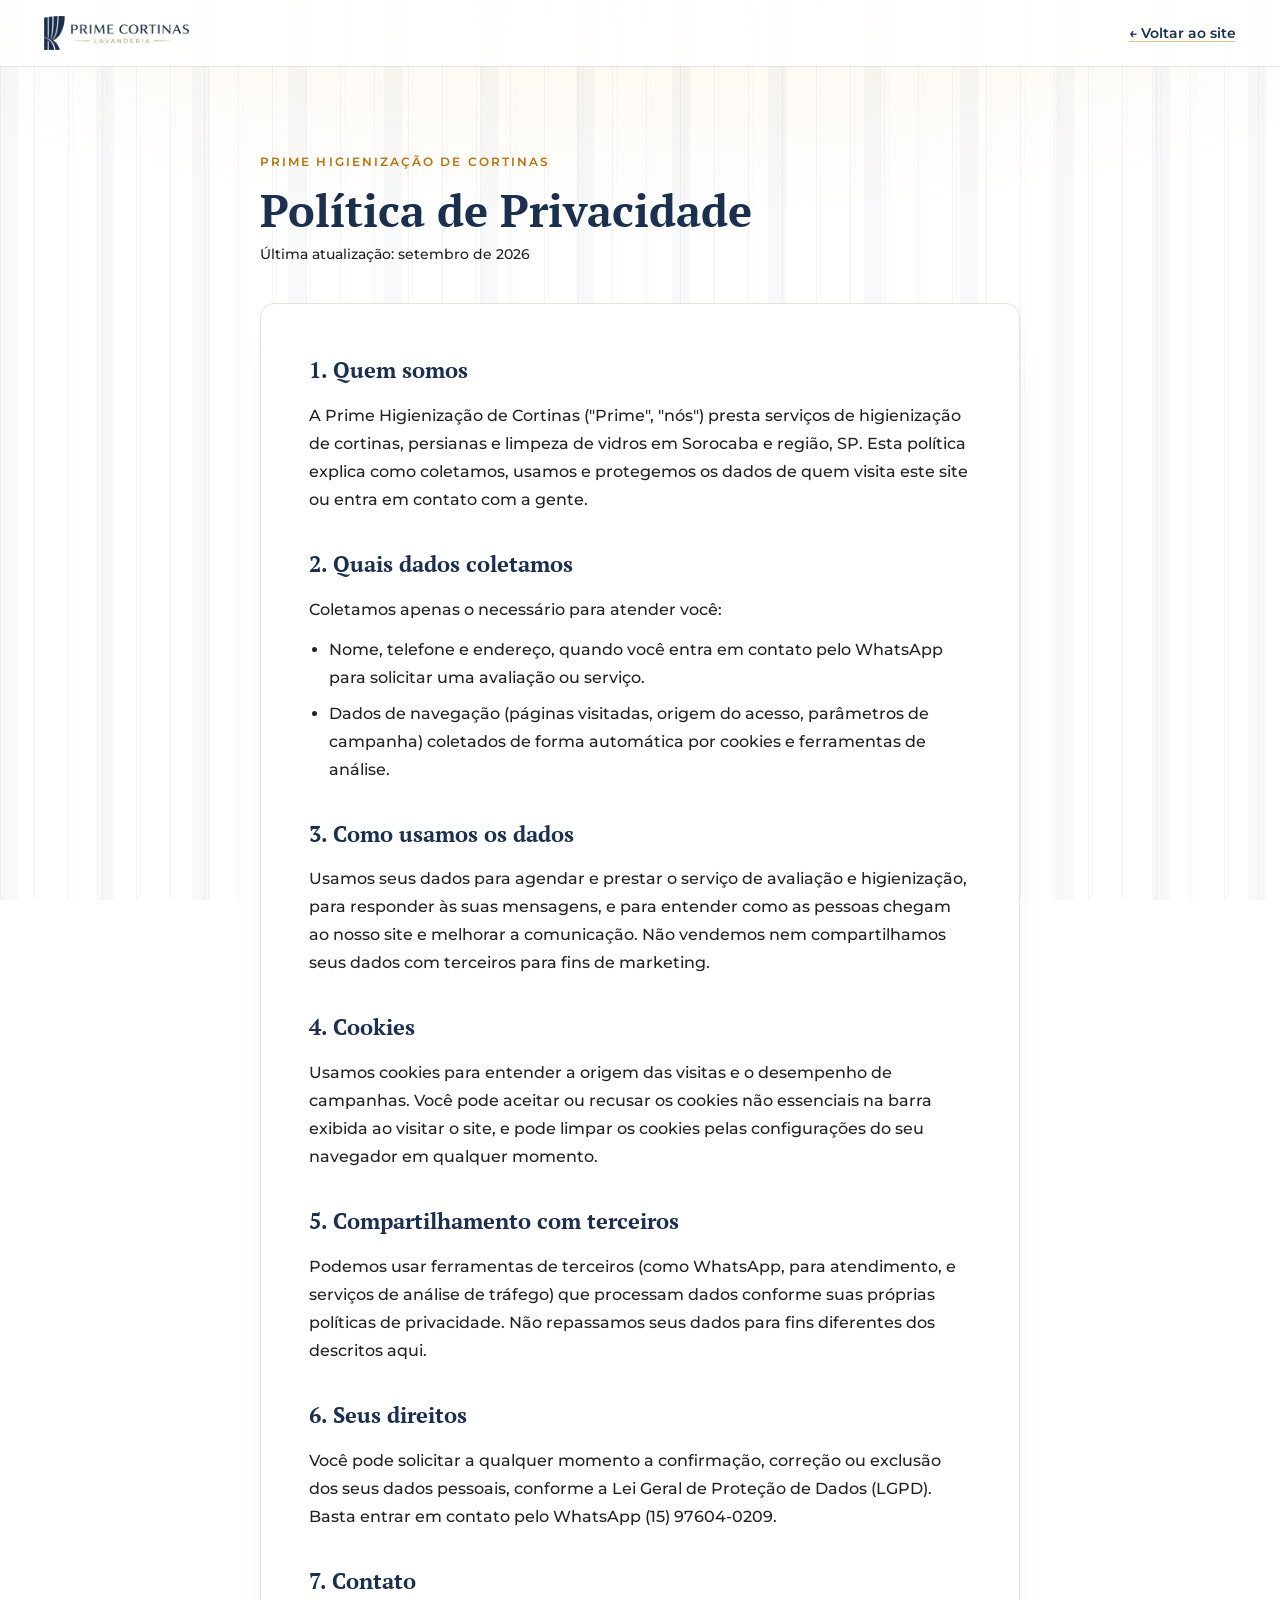
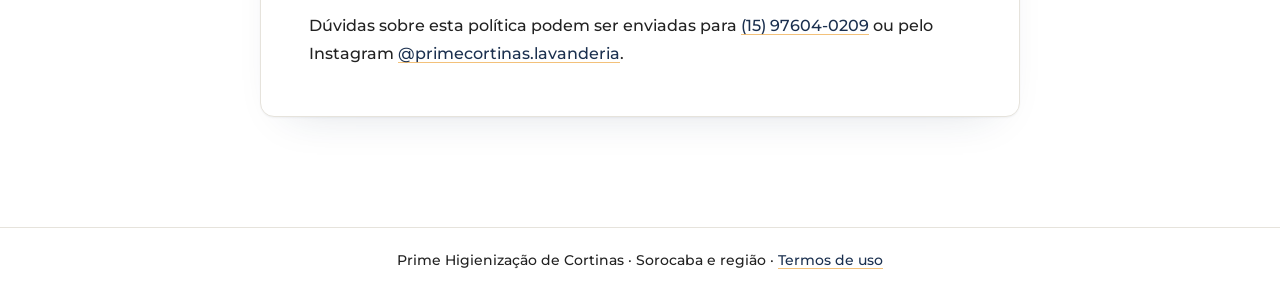
<file: politica-de-privacidade/index.html>
<!DOCTYPE html>
<html lang="pt-BR">
<head>
<meta charset="utf-8">
<meta name="viewport" content="width=device-width, initial-scale=1">
<meta name="theme-color" content="#FFFFFF">
<link rel="icon" type="image/png" sizes="32x32" href="../assets/favicon-32.png">
<link rel="icon" type="image/png" sizes="512x512" href="../assets/favicon-512.png">
<link rel="apple-touch-icon" sizes="180x180" href="../assets/apple-touch-icon.png">
<title>Política de Privacidade · Prime Cortinas</title>
<meta name="robots" content="noindex">
<link rel="preconnect" href="https://fonts.googleapis.com">
<link rel="preconnect" href="https://fonts.gstatic.com" crossorigin>
<link href="https://fonts.googleapis.com/css2?family=PT+Serif:ital,wght@0,400;0,700;1,400&family=Montserrat:wght@400;500;600;700&display=swap" rel="stylesheet">
<link rel="stylesheet" href="../css/site.css">
<script>window.dataLayer=window.dataLayer||[];window.dataLayer.push({event:'page_view',page_type:'politica_privacidade'});</script>
<!-- Google Tag Manager - Douglas: cole o ID do container abaixo e descomente as duas tags GTM (aqui e logo após a abertura do <body>). -->
<!-- GTM-XXXXXXX -->
<!--
<script>(function(w,d,s,l,i){w[l]=w[l]||[];w[l].push({'gtm.start':new Date().getTime(),event:'gtm.js'});var f=d.getElementsByTagName(s)[0],j=d.createElement(s),dl=l!='dataLayer'?'&l='+l:'';j.async=true;j.src='https://www.googletagmanager.com/gtm.js?id='+i+dl;f.parentNode.insertBefore(j,f);})(window,document,'script','dataLayer','GTM-XXXXXXX');</script>
-->
</head>
<body>
<!-- Google Tag Manager (noscript) -->
<!-- <noscript><iframe src="https://www.googletagmanager.com/ns.html?id=GTM-XXXXXXX" height="0" width="0" style="display:none;visibility:hidden"></iframe></noscript> -->
<!-- End Google Tag Manager (noscript) -->

<div style="position:relative;z-index:1">
<header style="display:flex;align-items:center;justify-content:space-between;gap:16px;padding:16px clamp(16px,4vw,44px);border-bottom:1px solid #E6E3DC;background:rgba(255,255,255,.9)">
  <a href="../" style="display:flex;align-items:center;gap:14px;text-decoration:none">
    <img src="../assets/logo-prime.png" alt="Prime Cortinas · Lavanderia" style="height:34px;width:auto;display:block">
  </a>
  <a href="../" class="link-gold" style="font-size:.9rem;font-weight:600">← Voltar ao site</a>
</header>

<main style="max-width:760px;margin:0 auto;padding:clamp(48px,7vw,88px) clamp(20px,5vw,24px) clamp(72px,9vw,110px)">
  <p style="font-size:.72rem;letter-spacing:.18em;text-transform:uppercase;color:#B8710A;font-weight:600;margin:0 0 16px">Prime Higienização de Cortinas</p>
  <h1 style="font-family:'PT Serif',Georgia,serif;font-weight:600;font-size:clamp(1.9rem,4vw,2.8rem);line-height:1.15;color:#1B304F;margin:0 0 8px">Política de Privacidade</h1>
  <p style="font-size:.9rem;color:#222222;margin:0 0 40px">Última atualização: setembro de 2026</p>

  <div class="pc-card" style="padding:clamp(28px,4vw,48px);display:flex;flex-direction:column;gap:32px;font-size:1rem;line-height:1.75;color:#222222">
    <section>
      <h2 style="font-family:'PT Serif',Georgia,serif;font-weight:600;font-size:1.35rem;color:#1B304F;margin:0 0 12px">1. Quem somos</h2>
      <p style="margin:0">A Prime Higienização de Cortinas ("Prime", "nós") presta serviços de higienização de cortinas, persianas e limpeza de vidros em Sorocaba e região, SP. Esta política explica como coletamos, usamos e protegemos os dados de quem visita este site ou entra em contato com a gente.</p>
    </section>
    <section>
      <h2 style="font-family:'PT Serif',Georgia,serif;font-weight:600;font-size:1.35rem;color:#1B304F;margin:0 0 12px">2. Quais dados coletamos</h2>
      <p style="margin:0 0 12px">Coletamos apenas o necessário para atender você:</p>
      <ul style="margin:0;padding-left:20px;display:flex;flex-direction:column;gap:8px">
        <li>Nome, telefone e endereço, quando você entra em contato pelo WhatsApp para solicitar uma avaliação ou serviço.</li>
        <li>Dados de navegação (páginas visitadas, origem do acesso, parâmetros de campanha) coletados de forma automática por cookies e ferramentas de análise.</li>
      </ul>
    </section>
    <section>
      <h2 style="font-family:'PT Serif',Georgia,serif;font-weight:600;font-size:1.35rem;color:#1B304F;margin:0 0 12px">3. Como usamos os dados</h2>
      <p style="margin:0">Usamos seus dados para agendar e prestar o serviço de avaliação e higienização, para responder às suas mensagens, e para entender como as pessoas chegam ao nosso site e melhorar a comunicação. Não vendemos nem compartilhamos seus dados com terceiros para fins de marketing.</p>
    </section>
    <section>
      <h2 style="font-family:'PT Serif',Georgia,serif;font-weight:600;font-size:1.35rem;color:#1B304F;margin:0 0 12px">4. Cookies</h2>
      <p style="margin:0">Usamos cookies para entender a origem das visitas e o desempenho de campanhas. Você pode aceitar ou recusar os cookies não essenciais na barra exibida ao visitar o site, e pode limpar os cookies pelas configurações do seu navegador em qualquer momento.</p>
    </section>
    <section>
      <h2 style="font-family:'PT Serif',Georgia,serif;font-weight:600;font-size:1.35rem;color:#1B304F;margin:0 0 12px">5. Compartilhamento com terceiros</h2>
      <p style="margin:0">Podemos usar ferramentas de terceiros (como WhatsApp, para atendimento, e serviços de análise de tráfego) que processam dados conforme suas próprias políticas de privacidade. Não repassamos seus dados para fins diferentes dos descritos aqui.</p>
    </section>
    <section>
      <h2 style="font-family:'PT Serif',Georgia,serif;font-weight:600;font-size:1.35rem;color:#1B304F;margin:0 0 12px">6. Seus direitos</h2>
      <p style="margin:0">Você pode solicitar a qualquer momento a confirmação, correção ou exclusão dos seus dados pessoais, conforme a Lei Geral de Proteção de Dados (LGPD). Basta entrar em contato pelo WhatsApp (15) 97604-0209.</p>
    </section>
    <section>
      <h2 style="font-family:'PT Serif',Georgia,serif;font-weight:600;font-size:1.35rem;color:#1B304F;margin:0 0 12px">7. Contato</h2>
      <p style="margin:0">Dúvidas sobre esta política podem ser enviadas para <a href="tel:+5515976040209">(15) 97604-0209</a> ou pelo Instagram <a href="https://www.instagram.com/primecortinas.lavanderia/" target="_blank" rel="noopener">@primecortinas.lavanderia</a>.</p>
    </section>
  </div>
</main>

<footer style="border-top:1px solid #E6E3DC;padding:24px clamp(16px,4vw,44px);text-align:center">
  <p style="font-size:.85rem;color:#222222;margin:0">Prime Higienização de Cortinas · Sorocaba e região · <a href="../termos-de-uso/">Termos de uso</a></p>
</footer>
</div>

<script src="../js/site.js"></script>
</body>
</html>
</file>
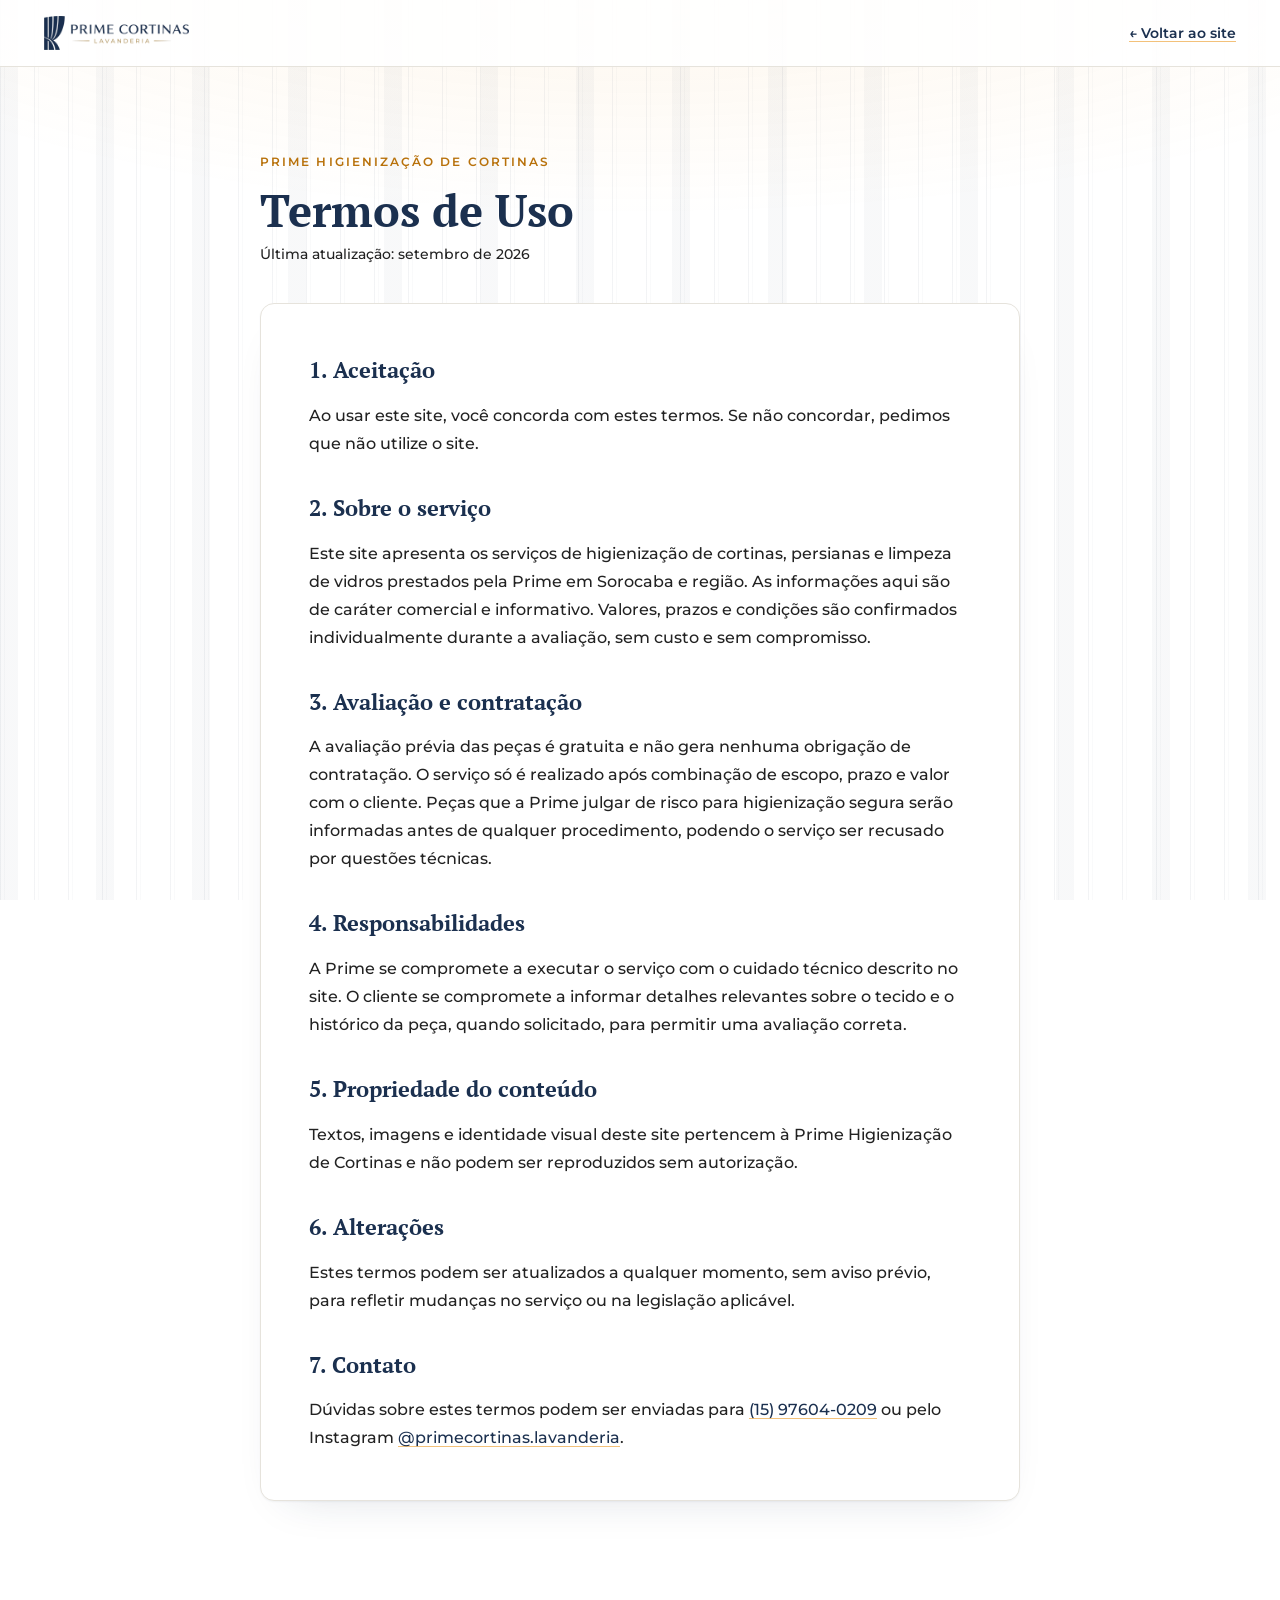
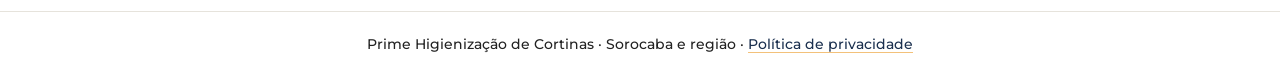
<file: termos-de-uso/index.html>
<!DOCTYPE html>
<html lang="pt-BR">
<head>
<meta charset="utf-8">
<meta name="viewport" content="width=device-width, initial-scale=1">
<meta name="theme-color" content="#FFFFFF">
<link rel="icon" type="image/png" sizes="32x32" href="../assets/favicon-32.png">
<link rel="icon" type="image/png" sizes="512x512" href="../assets/favicon-512.png">
<link rel="apple-touch-icon" sizes="180x180" href="../assets/apple-touch-icon.png">
<title>Termos de Uso · Prime Cortinas</title>
<meta name="robots" content="noindex">
<link rel="preconnect" href="https://fonts.googleapis.com">
<link rel="preconnect" href="https://fonts.gstatic.com" crossorigin>
<link href="https://fonts.googleapis.com/css2?family=PT+Serif:ital,wght@0,400;0,700;1,400&family=Montserrat:wght@400;500;600;700&display=swap" rel="stylesheet">
<link rel="stylesheet" href="../css/site.css">
<script>window.dataLayer=window.dataLayer||[];window.dataLayer.push({event:'page_view',page_type:'termos_de_uso'});</script>
<!-- Google Tag Manager - Douglas: cole o ID do container abaixo e descomente as duas tags GTM (aqui e logo após a abertura do <body>). -->
<!-- GTM-XXXXXXX -->
<!--
<script>(function(w,d,s,l,i){w[l]=w[l]||[];w[l].push({'gtm.start':new Date().getTime(),event:'gtm.js'});var f=d.getElementsByTagName(s)[0],j=d.createElement(s),dl=l!='dataLayer'?'&l='+l:'';j.async=true;j.src='https://www.googletagmanager.com/gtm.js?id='+i+dl;f.parentNode.insertBefore(j,f);})(window,document,'script','dataLayer','GTM-XXXXXXX');</script>
-->
</head>
<body>
<!-- Google Tag Manager (noscript) -->
<!-- <noscript><iframe src="https://www.googletagmanager.com/ns.html?id=GTM-XXXXXXX" height="0" width="0" style="display:none;visibility:hidden"></iframe></noscript> -->
<!-- End Google Tag Manager (noscript) -->

<div style="position:relative;z-index:1">
<header style="display:flex;align-items:center;justify-content:space-between;gap:16px;padding:16px clamp(16px,4vw,44px);border-bottom:1px solid #E6E3DC;background:rgba(255,255,255,.9)">
  <a href="../" style="display:flex;align-items:center;gap:14px;text-decoration:none">
    <img src="../assets/logo-prime.png" alt="Prime Cortinas · Lavanderia" style="height:34px;width:auto;display:block">
  </a>
  <a href="../" class="link-gold" style="font-size:.9rem;font-weight:600">← Voltar ao site</a>
</header>

<main style="max-width:760px;margin:0 auto;padding:clamp(48px,7vw,88px) clamp(20px,5vw,24px) clamp(72px,9vw,110px)">
  <p style="font-size:.72rem;letter-spacing:.18em;text-transform:uppercase;color:#B8710A;font-weight:600;margin:0 0 16px">Prime Higienização de Cortinas</p>
  <h1 style="font-family:'PT Serif',Georgia,serif;font-weight:600;font-size:clamp(1.9rem,4vw,2.8rem);line-height:1.15;color:#1B304F;margin:0 0 8px">Termos de Uso</h1>
  <p style="font-size:.9rem;color:#222222;margin:0 0 40px">Última atualização: setembro de 2026</p>

  <div class="pc-card" style="padding:clamp(28px,4vw,48px);display:flex;flex-direction:column;gap:32px;font-size:1rem;line-height:1.75;color:#222222">
    <section>
      <h2 style="font-family:'PT Serif',Georgia,serif;font-weight:600;font-size:1.35rem;color:#1B304F;margin:0 0 12px">1. Aceitação</h2>
      <p style="margin:0">Ao usar este site, você concorda com estes termos. Se não concordar, pedimos que não utilize o site.</p>
    </section>
    <section>
      <h2 style="font-family:'PT Serif',Georgia,serif;font-weight:600;font-size:1.35rem;color:#1B304F;margin:0 0 12px">2. Sobre o serviço</h2>
      <p style="margin:0">Este site apresenta os serviços de higienização de cortinas, persianas e limpeza de vidros prestados pela Prime em Sorocaba e região. As informações aqui são de caráter comercial e informativo. Valores, prazos e condições são confirmados individualmente durante a avaliação, sem custo e sem compromisso.</p>
    </section>
    <section>
      <h2 style="font-family:'PT Serif',Georgia,serif;font-weight:600;font-size:1.35rem;color:#1B304F;margin:0 0 12px">3. Avaliação e contratação</h2>
      <p style="margin:0">A avaliação prévia das peças é gratuita e não gera nenhuma obrigação de contratação. O serviço só é realizado após combinação de escopo, prazo e valor com o cliente. Peças que a Prime julgar de risco para higienização segura serão informadas antes de qualquer procedimento, podendo o serviço ser recusado por questões técnicas.</p>
    </section>
    <section>
      <h2 style="font-family:'PT Serif',Georgia,serif;font-weight:600;font-size:1.35rem;color:#1B304F;margin:0 0 12px">4. Responsabilidades</h2>
      <p style="margin:0">A Prime se compromete a executar o serviço com o cuidado técnico descrito no site. O cliente se compromete a informar detalhes relevantes sobre o tecido e o histórico da peça, quando solicitado, para permitir uma avaliação correta.</p>
    </section>
    <section>
      <h2 style="font-family:'PT Serif',Georgia,serif;font-weight:600;font-size:1.35rem;color:#1B304F;margin:0 0 12px">5. Propriedade do conteúdo</h2>
      <p style="margin:0">Textos, imagens e identidade visual deste site pertencem à Prime Higienização de Cortinas e não podem ser reproduzidos sem autorização.</p>
    </section>
    <section>
      <h2 style="font-family:'PT Serif',Georgia,serif;font-weight:600;font-size:1.35rem;color:#1B304F;margin:0 0 12px">6. Alterações</h2>
      <p style="margin:0">Estes termos podem ser atualizados a qualquer momento, sem aviso prévio, para refletir mudanças no serviço ou na legislação aplicável.</p>
    </section>
    <section>
      <h2 style="font-family:'PT Serif',Georgia,serif;font-weight:600;font-size:1.35rem;color:#1B304F;margin:0 0 12px">7. Contato</h2>
      <p style="margin:0">Dúvidas sobre estes termos podem ser enviadas para <a href="tel:+5515976040209">(15) 97604-0209</a> ou pelo Instagram <a href="https://www.instagram.com/primecortinas.lavanderia/" target="_blank" rel="noopener">@primecortinas.lavanderia</a>.</p>
    </section>
  </div>
</main>

<footer style="border-top:1px solid #E6E3DC;padding:24px clamp(16px,4vw,44px);text-align:center">
  <p style="font-size:.85rem;color:#222222;margin:0">Prime Higienização de Cortinas · Sorocaba e região · <a href="../politica-de-privacidade/">Política de privacidade</a></p>
</footer>
</div>

<script src="../js/site.js"></script>
</body>
</html>
</file>
<file: css/site.css>
/* Prime Higienização de Cortinas — estilos compartilhados entre as páginas.
   O layout de cada página fica em estilos inline (como no protótipo); este
   arquivo cobre o que estilo inline não resolve: fundo com textura, sistema
   de cards com profundidade, motion lento e "luxuoso", e estados de :hover. */

/* ── Cabeçalho: links no desktop, hambúrguer no mobile ─────────────────── */
.nav-links {
  display: flex;
  align-items: center;
  gap: clamp(20px, 2.6vw, 34px);
}
.nav-link {
  position: relative;
  font-size: .92rem;
  font-weight: 600;
  color: #1B304F;
  text-decoration: none;
  padding-bottom: 4px;
  white-space: nowrap;
}
.nav-link::after {
  content: "";
  position: absolute;
  left: 0;
  bottom: 0;
  width: 0;
  height: 1px;
  background: #EA8F0E;
  transition: width .35s cubic-bezier(.16,1,.3,1);
}
.nav-link:hover { color: #B8710A; }
.nav-link:hover::after { width: 100%; }

.nav-toggle {
  display: none;
  position: relative;
  width: 48px;
  height: 48px;
  flex: none;
  border: none;
  border-radius: 10px;
  background: #1B304F;
  cursor: pointer;
  align-items: center;
  justify-content: center;
  flex-direction: column;
  gap: 5px;
  box-shadow: 0 1px 0 rgba(255,255,255,.3) inset, 0 -2px 4px rgba(0,0,0,.15) inset, 0 10px 20px -10px rgba(27,48,79,.4);
  transition: transform .35s cubic-bezier(.16,1,.3,1), box-shadow .35s cubic-bezier(.16,1,.3,1);
}
.nav-toggle:hover { transform: translateY(-2px); box-shadow: 0 1px 0 rgba(255,255,255,.35) inset, 0 -2px 4px rgba(0,0,0,.16) inset, 0 18px 30px -12px rgba(27,48,79,.45); }
.nav-toggle:active { transform: translateY(0); }
.nav-toggle-bar {
  width: 20px;
  height: 2px;
  border-radius: 2px;
  background: #fff;
  transition: transform .45s cubic-bezier(.16,1,.3,1), opacity .3s cubic-bezier(.16,1,.3,1);
}
.nav-toggle.is-open .nav-toggle-bar:nth-child(1) { transform: translateY(7px) rotate(45deg); }
.nav-toggle.is-open .nav-toggle-bar:nth-child(2) { opacity: 0; }
.nav-toggle.is-open .nav-toggle-bar:nth-child(3) { transform: translateY(-7px) rotate(-45deg); }

@media (max-width: 900px) {
  #site-header { position: fixed; }
  .nav-links {
    position: absolute;
    top: 100%;
    left: 0;
    right: 0;
    flex-direction: column;
    align-items: stretch;
    gap: 0;
    margin-top: 1px;
    background: rgba(255,255,255,.98);
    backdrop-filter: blur(18px) saturate(160%);
    -webkit-backdrop-filter: blur(18px) saturate(160%);
    border-bottom: 1px solid #E6E3DC;
    box-shadow: 0 24px 48px -24px rgba(27,48,79,.3);
    max-height: 0;
    overflow: hidden;
    opacity: 0;
    /* Devagar e em duas etapas (altura, depois opacidade) — o mesmo
       motion "lento e luxuoso" do resto do site, pra abrir/fechar de
       forma fluida em vez de num corte seco. */
    transition: max-height .65s cubic-bezier(.16,1,.3,1), opacity .5s cubic-bezier(.16,1,.3,1);
  }
  .nav-links.is-open { max-height: 420px; opacity: 1; }
  .nav-link {
    padding: 18px clamp(16px,4vw,44px);
    border-top: 1px solid #E6E3DC;
  }
  .nav-link::after { display: none; }
  .nav-link:hover, .nav-link:active { background: rgba(234,143,14,.06); color: #B8710A; }
  .nav-toggle { display: flex; }
  .nav-wa-label { display: none; }
}
@media (prefers-reduced-motion: reduce) {
  .nav-links, .nav-toggle-bar, .nav-toggle { transition: none; }
}

/* Grades de 2 colunas com proporção fixa (texto maior de um lado, mídia
   menor do outro) — abaixo de 760px sempre empilham em 1 coluna só,
   porque minmax() sozinho não força isso quando as duas faixas somadas
   ainda cabem (ou pior, "cabem" mas comprimem o conteúdo lateralmente). */
@media (max-width: 760px) {
  .two-col-grid { grid-template-columns: 1fr !important; }
  /* Na seção "Aqui não entra máquina", a foto tem order:2 pra ficar do
     lado esquerdo no grid do desktop — mas com o grid virando 1 coluna
     no mobile, esse order manteria a foto DEPOIS do texto. Aqui força
     a foto pra cima, antes de qualquer texto, só nessa largura. */
  .solution-photo { order: -1 !important; }
}

:root {
  --navy: #1B304F;
  --navy-deep: #142540;
  --gold: #EA8F0E;
  --gold-text: #B8710A;
  --bg: #FFFFFF;
  --surface: #F7F6F3;
  --border: #E6E3DC;
  --text: #1B304F;
  --text-muted: #222222;
  /* curva de desaceleração suave — a base do motion "devagar e elegante" */
  --ease-lux: cubic-bezier(.16,1,.3,1);
  --dur-slow: .65s;
  --dur-med: .42s;
}

html {
  overflow-x: hidden;
}

/* Barra de rolagem lateral no azul-marinho da marca, com o mesmo relevo
   dourado no hover que os botões usam — combina com o resto do site em
   vez da barra cinza padrão do navegador. */
html {
  scrollbar-width: auto;
  scrollbar-color: var(--navy) var(--surface);
}
::-webkit-scrollbar {
  width: 18px;
}
::-webkit-scrollbar-track {
  background: var(--surface);
}
::-webkit-scrollbar-thumb {
  background: linear-gradient(180deg, var(--navy), var(--navy-deep));
  border-radius: 20px;
  border: 4px solid var(--surface);
  box-shadow: 0 1px 0 rgba(255,255,255,.25) inset;
}
::-webkit-scrollbar-thumb:hover {
  background: linear-gradient(180deg, var(--gold), #C97400);
}
body {
  margin: 0;
  background: #FFFFFF;
  color: #1B304F;
  font-family: 'Montserrat', system-ui, -apple-system, sans-serif;
  font-weight: 500;
  -webkit-font-smoothing: antialiased;
  /* Sem overflow-x aqui de propósito: o "html" acima já clipa a rolagem
     horizontal da página inteira. Se o body também define overflow
     não-visible, ele vira um "container de rolagem" próprio aos olhos
     do position: sticky (mesmo sem rolar de verdade, já que quem rola a
     página é o html) — e qualquer sticky dentro dele (como a pilha de
     cards de "Por que quase ninguém lava") trava, pinado no lugar
     errado. Duplicar overflow-x:hidden aqui foi o que causava isso. */
  width: 100%;
}

body::before {
  content: "";
  position: fixed;
  inset: 0;
  z-index: 0;
  pointer-events: none;
  background-image:
    repeating-linear-gradient(90deg, rgba(27,48,79,.055) 0 1px, rgba(27,48,79,0) 1px 4px, rgba(27,48,79,.022) 4px 5px, rgba(27,48,79,0) 5px 34px),
    repeating-linear-gradient(90deg, rgba(27,48,79,.03) 0 18px, rgba(27,48,79,0) 18px 96px),
    radial-gradient(120% 55% at 50% -10%, rgba(234,143,14,.10), rgba(255,255,255,0) 62%);
}

a { color: #1B304F; text-decoration-color: rgba(234,143,14,.55); text-underline-offset: 3px; transition: color var(--dur-med) var(--ease-lux); }
a:hover { color: #B8710A; }

/* FAQ — cards com leve relevo 3D, abertura lenta e luxuosa (CSS Grid
   animatable rows) e interior dourado da marca quando aberto. */
summary { list-style: none; cursor: pointer; }
summary::-webkit-details-marker { display: none; }

.faq-card {
  position: relative;
  background: #fff;
  border: 1px solid var(--border);
  border-radius: 14px;
  overflow: hidden;
  box-shadow: 0 1px 0 rgba(255,255,255,.6) inset, 0 2px 4px rgba(27,48,79,.05), 0 20px 40px -30px rgba(27,48,79,.18);
  transition: box-shadow var(--dur-slow) var(--ease-lux), border-color var(--dur-slow) var(--ease-lux), transform var(--dur-slow) var(--ease-lux);
}
.faq-card:hover {
  transform: translateY(-3px);
  border-color: rgba(234,143,14,.45);
  box-shadow: 0 1px 0 rgba(255,255,255,.7) inset, 0 24px 46px -26px rgba(27,48,79,.26);
}
.faq-card.is-open {
  border-color: rgba(234,143,14,.55);
  box-shadow: 0 1px 0 rgba(255,255,255,.6) inset, 0 24px 46px -26px rgba(27,48,79,.22);
}
.faq-summary {
  display: flex;
  align-items: center;
  justify-content: space-between;
  gap: 20px;
  min-height: 64px;
  padding: 18px 22px;
  font-size: 1.05rem;
  font-weight: 600;
  color: var(--navy);
  line-height: 1.4;
  transition: color var(--dur-slow) var(--ease-lux);
}
.faq-card:hover .faq-summary,
.faq-card.is-open .faq-summary { color: var(--gold-text); }
.faq-plus {
  flex: none;
  color: var(--gold);
  font-size: 1.4rem;
  line-height: 1;
  transition: transform var(--dur-slow) var(--ease-lux) !important;
}
.faq-card.is-open .faq-plus { transform: rotate(45deg); }

/* Altura animada via JS (height em px, não grid-template-rows) — mais
   robusto entre navegadores do que o truque de grid-rows, e permite
   abrir E fechar com a mesma transição (o atributo nativo [open] some
   antes da transição rodar, o que fazia o fechamento parecer brusco). */
.faq-panel {
  height: 0;
  overflow: hidden;
  transition: height .6s var(--ease-lux);
}
.faq-panel-inner {
  overflow: hidden;
  background: linear-gradient(180deg, rgba(234,143,14,.16), rgba(234,143,14,.05));
  transition: background .7s var(--ease-lux);
}
.faq-answer {
  font-size: 1rem;
  line-height: 1.75;
  color: var(--text-muted);
  margin: 0;
  max-width: 62ch;
  padding: 2px 22px 22px;
  text-wrap: pretty;
}
@media (prefers-reduced-motion: reduce) {
  .faq-panel, .faq-card, .faq-summary, .faq-plus { transition: none; }
}

/* ── Sistema de cards ─────────────────────────────────────────────────── */
.pc-card {
  position: relative;
  background: #fff;
  border: 1px solid var(--border);
  border-radius: 14px;
  box-shadow: 0 1px 2px rgba(27,48,79,.05), 0 20px 44px -28px rgba(27,48,79,.18);
  transition: transform var(--dur-slow) var(--ease-lux),
              box-shadow var(--dur-slow) var(--ease-lux),
              border-color var(--dur-slow) var(--ease-lux);
  will-change: transform;
}
.pc-card:hover {
  transform: translateY(-8px);
  box-shadow: 0 34px 64px -26px rgba(27,48,79,.28), 0 6px 18px rgba(27,48,79,.08);
  border-color: rgba(234,143,14,.5);
}

.pc-card-dark {
  background: var(--navy);
  border-color: var(--navy);
  box-shadow: 0 1px 2px rgba(20,37,64,.3), 0 20px 44px -28px rgba(20,37,64,.5);
}
.pc-card-dark:hover {
  box-shadow: 0 34px 64px -22px rgba(20,37,64,.55), 0 6px 18px rgba(0,0,0,.15);
  border-color: var(--gold);
}

.pc-card-feature {
  box-shadow: 0 2px 4px rgba(27,48,79,.05), 0 28px 60px -30px rgba(27,48,79,.2);
}

/* Distintivo circular para ícones dentro de um card — relevo 3D leve
   (brilho no topo + sombra na base) em todos os ícones do site, para dar
   um acabamento estruturado e "lapidado". */
.pc-icon-badge {
  position: relative;
  /* Sem isto, um ::before decorativo posicionado em absolute (como a
     linha conectora do "Como funciona") pinta por cima do badge mesmo
     vindo antes no HTML — elementos posicionados sempre ficam acima de
     conteúdo não-posicionado na pilha de camadas. */
  z-index: 1;
  width: 54px;
  height: 54px;
  flex: none;
  border-radius: 50%;
  display: flex;
  align-items: center;
  justify-content: center;
  background: rgba(234,143,14,.08);
  border: 1px solid rgba(234,143,14,.32);
  box-shadow: 0 1px 0 rgba(255,255,255,.6) inset, 0 -2px 3px rgba(27,48,79,.08) inset, 0 6px 14px -8px rgba(27,48,79,.35);
  transition: background var(--dur-slow) var(--ease-lux),
              border-color var(--dur-slow) var(--ease-lux),
              box-shadow var(--dur-slow) var(--ease-lux),
              transform var(--dur-slow) var(--ease-lux);
}
.pc-card:hover .pc-icon-badge {
  background: rgba(234,143,14,.16);
  border-color: rgba(234,143,14,.6);
  transform: scale(1.08) translateY(-2px);
  box-shadow: 0 1px 0 rgba(255,255,255,.7) inset, 0 -2px 3px rgba(27,48,79,.1) inset, 0 14px 22px -10px rgba(27,48,79,.4);
}
.pc-icon-badge-light {
  background: rgba(255,255,255,.06);
  border-color: rgba(234,143,14,.45);
  box-shadow: 0 1px 0 rgba(255,255,255,.25) inset, 0 -2px 3px rgba(0,0,0,.2) inset, 0 6px 14px -8px rgba(0,0,0,.4);
}
.pc-card-dark:hover .pc-icon-badge-light {
  background: rgba(234,143,14,.18);
  border-color: var(--gold);
}

/* Distintivo preenchido — para seções que pedem mais cor/atenção */
.pc-icon-badge-solid {
  background: var(--gold);
  border-color: var(--gold);
  box-shadow: 0 1px 0 rgba(255,255,255,.5) inset, 0 -3px 5px rgba(90,68,20,.35) inset, 0 8px 16px -8px rgba(27,48,79,.45);
}
.pc-card:hover .pc-icon-badge-solid {
  background: var(--navy);
  border-color: var(--navy);
  transform: scale(1.08) translateY(-2px);
  box-shadow: 0 1px 0 rgba(255,255,255,.3) inset, 0 -3px 5px rgba(0,0,0,.3) inset, 0 14px 24px -10px rgba(27,48,79,.5);
}

/* Barra de acento no topo do card — dá presença de cor sem pesar */
.pc-card-accent { border-top: 3px solid var(--gold); }

/* "Cinco passos" e "Por que quase ninguém lava" migraram para o mesmo
   carrossel vertical de ".carrossel-*" usado em "O que está incluído" —
   ver esse bloco de CSS mais abaixo e initCarrossel em site.js. */

/* Molduras de imagem com profundidade (hero, fechamento) */
.pc-frame { position: relative; }
.pc-frame::before {
  content: "";
  position: absolute;
  inset: 12px;
  z-index: -1;
  border-radius: 2px;
  box-shadow: 0 40px 80px -32px rgba(27,48,79,.32);
}

/* ── Vídeo dentro do quadro ("Cinco passos...") ────────────────────────
   Toca sozinho e sem som, como uma foto que se move. Os dois botões no
   canto de baixo devolvem o controle: pausar e ligar o áudio. Ficam
   pequenos e translúcidos pra não competir com a cena, e escurecem no
   hover. Quem pausa fica pausado — o JS não volta a tocar sozinho. */
.pc-video-ctl {
  position: absolute;
  left: 12px;
  bottom: 12px;
  z-index: 2;
  display: flex;
  gap: 8px;
}
.pc-video-btn {
  width: 38px;
  height: 38px;
  flex: none;
  padding: 0;
  display: inline-flex;
  align-items: center;
  justify-content: center;
  border: 1px solid rgba(255,255,255,.5);
  border-radius: 999px;
  background: rgba(20,37,64,.58);
  -webkit-backdrop-filter: blur(6px);
  backdrop-filter: blur(6px);
  color: #fff;
  cursor: pointer;
  box-shadow: 0 8px 20px -8px rgba(15,28,48,.6);
  transition: background .3s var(--ease-lux), border-color .3s var(--ease-lux), transform .3s var(--ease-lux);
}
.pc-video-btn:hover {
  background: rgba(20,37,64,.85);
  border-color: var(--gold);
  transform: scale(1.08);
}
.pc-video-btn:focus-visible { outline: 2px solid var(--gold); outline-offset: 3px; }
.pc-video-btn svg { display: block; }
/* Cada botão carrega os dois ícones; o data-state decide qual aparece. */
.pc-video-btn [data-icon] { display: none; }
.pc-video-btn[data-state="playing"] [data-icon="pause"],
.pc-video-btn[data-state="paused"] [data-icon="play"],
.pc-video-btn[data-state="muted"] [data-icon="muted"],
.pc-video-btn[data-state="on"] [data-icon="sound"] { display: block; }
/* No celular o alvo de toque precisa ser maior que o ícone. */
@media (max-width: 700px) {
  .pc-video-btn { width: 42px; height: 42px; }
}

/* Botões e links com hover — motion lento e com elevação, com um leve
   relevo 3D (brilho no topo + sombra interna na base) que dá o toque
   luxuoso sem alterar as cores de fundo definidas inline. */
/* Letter-spacing e peso mais firmes em todos os botões — pra não
   parecerem texto solto, principalmente no mobile, onde não existe hover
   pra "avisar" que aquilo é clicável antes do toque. */
.btn-primary, .btn-dark, .btn-footer, .btn-outline, .btn-gold, .btn-cookie-allow, .btn-cookie-deny {
  letter-spacing: .015em;
}
.btn-primary, .btn-dark, .btn-footer, .btn-outline, .btn-cookie-allow, .btn-cookie-deny {
  position: relative;
  isolation: isolate;
  overflow: hidden;
}
/* #wa-fab fica de fora do overflow:hidden acima: o anel pulsante (::after,
   mais abaixo) precisa se expandir para fora do círculo do botão. */
#wa-fab {
  position: relative;
  isolation: isolate;
}
/* Brilho que desliza pela superfície do botão ao passar o mouse — o
   "toque a mais" luxuoso pedido para todos os botões do site. */
.btn-primary::after, .btn-dark::after, .btn-footer::after, .btn-outline::after {
  content: "";
  position: absolute;
  top: -20%;
  left: -60%;
  width: 35%;
  height: 140%;
  background: linear-gradient(115deg, rgba(255,255,255,0) 0%, rgba(255,255,255,.55) 50%, rgba(255,255,255,0) 100%);
  transform: skewX(-18deg);
  transition: left .85s var(--ease-lux);
  pointer-events: none;
  z-index: 3;
}
.btn-primary:hover::after, .btn-dark:hover::after, .btn-footer:hover::after, .btn-outline:hover::after { left: 130%; }
@media (prefers-reduced-motion: reduce) {
  .btn-primary::after, .btn-dark::after, .btn-footer::after, .btn-outline::after { display: none; }
}

/* Botão dourado (usado na hero mobile, sobre fundo escuro) — mantém o
   tom quente no hover em vez de virar azul e sumir contra o painel. */
.btn-gold:hover { background: linear-gradient(180deg,#EA8F0E,#C97400) !important; }
.btn-primary::before, .btn-dark::before, .btn-footer::before, .btn-outline::before,
.btn-cookie-allow::before, .btn-cookie-deny::before, #wa-fab::before {
  content: "";
  position: absolute;
  inset: 0;
  /* z-index negativo: fica acima do fundo do próprio botão (que pinta no
     nível mais baixo da stacking context) mas abaixo do texto/ícone, que
     são conteúdo inline normal — assim o brilho nunca encobre o conteúdo. */
  z-index: -1;
  border-radius: inherit;
  background: linear-gradient(180deg, rgba(255,255,255,.32), rgba(255,255,255,0) 48%, rgba(0,0,0,.05) 100%);
  pointer-events: none;
  transition: opacity var(--dur-med) var(--ease-lux);
}

.btn-primary {
  box-shadow: 0 1px 0 rgba(255,255,255,.35) inset, 0 -2px 4px rgba(0,0,0,.12) inset, 0 16px 32px -12px rgba(27,48,79,.55);
  transition: background var(--dur-med) var(--ease-lux), transform var(--dur-med) var(--ease-lux), box-shadow var(--dur-med) var(--ease-lux);
}
.btn-primary:hover { background: #142540; transform: translateY(-4px); box-shadow: 0 1px 0 rgba(255,255,255,.4) inset, 0 -2px 4px rgba(0,0,0,.14) inset, 0 26px 44px -16px rgba(27,48,79,.5); }
.btn-primary:active { transform: translateY(-1px); box-shadow: 0 1px 0 rgba(255,255,255,.2) inset, 0 -1px 2px rgba(0,0,0,.16) inset, 0 8px 16px -8px rgba(27,48,79,.4); }

.btn-dark {
  box-shadow: 0 1px 0 rgba(255,255,255,.3) inset, 0 -2px 4px rgba(0,0,0,.15) inset, 0 12px 26px -10px rgba(27,48,79,.5);
  transition: background-color var(--dur-med) var(--ease-lux), transform var(--dur-med) var(--ease-lux), box-shadow var(--dur-med) var(--ease-lux);
}
.btn-dark:hover { background: #142540; transform: translateY(-3px); box-shadow: 0 1px 0 rgba(255,255,255,.35) inset, 0 -2px 4px rgba(0,0,0,.16) inset, 0 18px 30px -12px rgba(27,48,79,.45); }
.btn-dark:active { transform: translateY(0); }

.btn-footer {
  box-shadow: 0 1px 0 rgba(255,255,255,.7) inset, 0 -2px 3px rgba(20,37,64,.08) inset, 0 18px 36px -14px rgba(0,0,0,.4);
  transition: transform var(--dur-med) var(--ease-lux), box-shadow var(--dur-med) var(--ease-lux);
}
.btn-footer:hover { transform: translateY(-4px); box-shadow: 0 1px 0 rgba(255,255,255,.8) inset, 0 -2px 3px rgba(20,37,64,.1) inset, 0 28px 48px -16px rgba(0,0,0,.42); }
.btn-footer:active { transform: translateY(-1px); }

.btn-outline {
  box-shadow: 0 1px 0 rgba(255,255,255,.7) inset, 0 6px 16px -8px rgba(27,48,79,.22);
  transition: border-color var(--dur-med) var(--ease-lux), transform var(--dur-med) var(--ease-lux), box-shadow var(--dur-med) var(--ease-lux), background-color var(--dur-med) var(--ease-lux);
}
.btn-outline:hover { border-color: #EA8F0E; background: rgba(234,143,14,.06); transform: translateY(-3px); box-shadow: 0 1px 0 rgba(255,255,255,.8) inset, 0 18px 32px -16px rgba(27,48,79,.24); }

.btn-cookie-deny { transition: border-color var(--dur-med) var(--ease-lux); }
.btn-cookie-deny:hover { border-color: #EA8F0E; }

.btn-cookie-allow {
  box-shadow: 0 1px 0 rgba(255,255,255,.3) inset, 0 8px 18px -10px rgba(27,48,79,.4);
  transition: background-color var(--dur-med) var(--ease-lux), box-shadow var(--dur-med) var(--ease-lux);
}
.btn-cookie-allow:hover { background: #142540; }

.link-gold:hover { color: #EA8F0E; }

/* Botões de redes sociais no rodapé — dourado com relevo 3D leve, no
   mesmo estilo dos ícones do resto do site, ficando azul-marinho ao
   passar o mouse. */
.social-btn {
  position: relative;
  isolation: isolate;
  display: flex;
  align-items: center;
  justify-content: center;
  width: 42px;
  height: 42px;
  border-radius: 50%;
  background: var(--gold);
  box-shadow: 0 1px 0 rgba(255,255,255,.5) inset, 0 -3px 5px rgba(90,68,20,.35) inset, 0 8px 16px -8px rgba(27,48,79,.45);
  transition: background var(--dur-slow) var(--ease-lux), transform var(--dur-med) var(--ease-lux), box-shadow var(--dur-med) var(--ease-lux);
}
.social-btn::before {
  content: "";
  position: absolute;
  inset: 0;
  z-index: -1;
  border-radius: inherit;
  background: linear-gradient(180deg, rgba(255,255,255,.35), rgba(255,255,255,0) 48%, rgba(0,0,0,.08) 100%);
  pointer-events: none;
}
.social-btn:hover {
  background: var(--navy);
  transform: translateY(-3px) scale(1.06);
  box-shadow: 0 1px 0 rgba(255,255,255,.3) inset, 0 -3px 5px rgba(0,0,0,.3) inset, 0 16px 26px -8px rgba(0,0,0,.48);
}
.social-btn:active { transform: translateY(-1px) scale(1.02); }

/* Botão flutuante do WhatsApp — sempre visível, em qualquer tela, do
   carregamento da página até o fim da rolagem. Relevo 3D acentuado e
   anel dourado para reforçar o toque luxuoso; ícone verde WhatsApp para
   chamar a atenção instantaneamente. */
#wa-fab {
  background: radial-gradient(120% 120% at 30% 22%, #22405f 0%, #1B304F 55%, #142540 100%);
  box-shadow:
    0 1px 0 rgba(255,255,255,.4) inset,
    0 -3px 6px rgba(0,0,0,.25) inset,
    0 4px 0 rgba(10,20,36,.55),
    0 18px 34px -8px rgba(20,37,64,.55);
  transition: transform var(--dur-med) var(--ease-lux), box-shadow var(--dur-med) var(--ease-lux);
}
#wa-fab:hover {
  transform: translateY(-4px) scale(1.07);
  box-shadow:
    0 1px 0 rgba(255,255,255,.5) inset,
    0 -3px 6px rgba(0,0,0,.28) inset,
    0 7px 0 rgba(10,20,36,.55),
    0 26px 48px -10px rgba(20,37,64,.62);
}
#wa-fab:active { transform: translateY(-1px) scale(1.02); box-shadow: 0 1px 0 rgba(255,255,255,.3) inset, 0 -2px 4px rgba(0,0,0,.3) inset, 0 2px 0 rgba(10,20,36,.5), 0 10px 20px -8px rgba(20,37,64,.5); }
#wa-fab::after {
  content: "";
  position: absolute;
  inset: -6px;
  border-radius: 50%;
  border: 1.5px solid rgba(234,143,14,.6);
  animation: wa-pulse 2.6s var(--ease-lux) infinite;
  pointer-events: none;
}
@keyframes wa-pulse {
  0% { transform: scale(.92); opacity: .8; }
  70% { transform: scale(1.28); opacity: 0; }
  100% { transform: scale(1.28); opacity: 0; }
}
@media (prefers-reduced-motion: reduce) {
  #wa-fab::after { animation: none; display: none; }
}

/* Placeholder de imagem — mantém o espaço reservado, pronto para receber a
   foto real (ver README do pacote de design: sem fotos disponíveis ainda). */
.img-placeholder {
  position: absolute;
  inset: 0;
  display: flex;
  flex-direction: column;
  align-items: center;
  justify-content: center;
  gap: 10px;
  text-align: center;
  padding: 16px;
  box-sizing: border-box;
  background: #F7F6F3;
  border: 1.5px dashed rgba(27,48,79,.3);
  color: #222222;
}
.img-placeholder svg { opacity: .45; flex: none; }
.img-placeholder span { font-size: 13px; line-height: 1.4; max-width: 88%; }
/* Placeholder que já recebeu a foto: sem moldura tracejada nem fundo, senão
   a borda fica desenhada em volta da imagem. Se a <img> falhar, o onerror a
   remove, o :has() deixa de casar e o placeholder tracejado volta sozinho. */
.img-placeholder:has(img) { border: 0; background: none; }

/* Revelação suave ao rolar (aplicada via JS a [data-reveal]) */
[data-reveal] {
  opacity: 0;
  transform: translateY(22px);
  transition: opacity .9s var(--ease-lux), transform .9s var(--ease-lux);
}
[data-reveal].is-visible { opacity: 1; transform: none; }
@media (prefers-reduced-motion: reduce) {
  [data-reveal] { opacity: 1; transform: none; transition: none; }
  .pc-card, .btn-primary, .btn-dark, .btn-footer, .btn-outline { transition: none; }
}

@keyframes prime-spin { to { transform: rotate(360deg); } }

/* ── Hero: versão completa em desktop, foto cheia com overlay no mobile ──
   IMPORTANTE: display fica só aqui (nunca inline no elemento), senão o
   estilo inline vence a media query e as duas heros aparecem juntas. */
.hero-mobile { display: none; }
@media (max-width: 760px) {
  .hero-desktop { display: none; }
  .hero-mobile { display: block; }
}

/* ══════════════════════════════════════════════════════════════════════
   "O que está incluído" — carrossel vertical com paginação por bolinhas
   e setas no desktop. Loop infinito de verdade: o primeiro e o último
   card reais têm clones ocultos (aria-hidden) nas pontas da pista; ao
   rolar além da ponta, o JS "pula" instantaneamente para o card real
   correspondente, sem salto visual perceptível — o mesmo efeito de loop
   que as outras pilhas do site (.stack-*) já usam no mobile.
   JS: initIncludedCarrossel em site.js.
   ══════════════════════════════════════════════════════════════════════ */
.carrossel-wrap {
  display: flex;
  align-items: stretch;
  gap: 16px;
  max-width: 640px;
  margin: 0 auto;
}
.carrossel-track {
  flex: 1;
  min-width: 0;
  min-height: 0;
  height: clamp(500px, 80vw, 620px);
  padding: clamp(56px, 7vw, 68px) 0;
  box-sizing: border-box;
  overflow-y: auto;
  overflow-x: hidden;
  overscroll-behavior-y: contain;
  scroll-snap-type: y mandatory;
  scroll-behavior: smooth;
  touch-action: pan-y;
  scrollbar-width: none;
  -ms-overflow-style: none;
  -webkit-overflow-scrolling: touch;
  /* O card anterior/seguinte "espia" no topo e no rodapé da pista — sem
     isto ele corta em linha reta bem no meio da sombra do card, o que
     parece uma barra cinza flutuando. O fade some com esse corte, indo
     de opaco (mostra a espiada) a transparente (funde com o fundo da
     seção) nas pontas. */
  -webkit-mask-image: linear-gradient(to bottom, transparent 0, #000 clamp(40px,5vw,52px), #000 calc(100% - clamp(40px,5vw,52px)), transparent 100%);
  mask-image: linear-gradient(to bottom, transparent 0, #000 clamp(40px,5vw,52px), #000 calc(100% - clamp(40px,5vw,52px)), transparent 100%);
}
.carrossel-track::-webkit-scrollbar { display: none; }
.carrossel-card {
  scroll-snap-align: center;
  /* Sem isto, um scroll rápido (roda do mouse ou swipe forte) pula
     direto do 1º pro 3º card: o navegador só encosta no ponto de snap
     mais próximo de onde o gesto terminou, sem parar nos do meio.
     "always" obriga a parar em cada card, um de cada vez. */
  scroll-snap-stop: always;
  box-sizing: border-box;
  opacity: 1;
  filter: blur(0);
  transform: scale(1);
  transition: opacity .22s ease, filter .22s ease, transform .22s ease;
}
.carrossel-card + .carrossel-card { margin-top: 14px; }
.carrossel-card.is-dimmed { opacity: .4; filter: blur(2.5px); transform: scale(.92); }
.carrossel-dots {
  flex: none;
  display: flex;
  flex-direction: column;
  align-items: center;
  justify-content: center;
  gap: 7px;
  width: 10px;
}
.carrossel-dot {
  display: block;
  width: 6px;
  height: 6px;
  border-radius: 999px;
  background: var(--border);
  border: none;
  padding: 0;
  cursor: pointer;
  transition: background .25s, height .25s;
}
.carrossel-dot.is-active { background: var(--gold); height: 22px; }
.carrossel-nav { display: none; }
@media (min-width: 860px) {
  .carrossel-wrap { gap: 20px; max-width: 720px; }
  .carrossel-dots { width: 34px; gap: 10px; }
  .carrossel-nav {
    display: flex;
    align-items: center;
    justify-content: center;
    flex: none;
    width: 30px;
    height: 30px;
    border-radius: 999px;
    background: #fff;
    border: 1.5px solid var(--border);
    color: var(--gold-text);
    cursor: pointer;
    transition: background .2s, border-color .2s, transform .2s, opacity .2s;
  }
  .carrossel-nav svg { width: 14px; height: 14px; }
  .carrossel-nav:hover { border-color: var(--gold); transform: translateY(-1px); }
  .carrossel-prev { margin-bottom: 4px; }
  .carrossel-next { margin-top: 4px; }
}
.carrossel-hint {
  display: flex;
  align-items: center;
  justify-content: center;
  gap: 8px;
  margin: 18px 0 0;
  font-size: .85rem;
  font-weight: 600;
  color: var(--gold-text);
  filter: blur(0);
  transition: opacity .6s var(--ease-lux), filter .6s var(--ease-lux);
}
.carrossel-hint svg { animation: stack-hint-bob 1.4s ease-in-out infinite; }
/* Some com um desfoque suave assim que a pessoa já mexeu no carrossel uma
   vez — ela já aprendeu o gesto, então a dica não precisa mais ocupar
   espaço visual. Volta a aparecer normalmente só num recarregamento da
   página (não fica guardado em nenhum storage, é por design). */
.carrossel-hint.is-hidden { opacity: 0; filter: blur(4px); pointer-events: none; }
@media (prefers-reduced-motion: reduce) {
  .carrossel-hint svg { animation: none; }
  .carrossel-hint { transition: opacity .4s ease; filter: none !important; }
  .carrossel-card { transition: none; }
}

/* .stack-grabber/.stack-dots (pilha antiga com arraste livre) saíram de
   uso — as 3 seções que usavam esse sistema agora rodam no carrossel de
   ".carrossel-*" acima. A keyframe do "arraste para ver mais" continua
   viva porque `.carrossel-hint svg` a reaproveita. */
@keyframes stack-hint-bob {
  0%, 100% { transform: translateY(0); }
  50% { transform: translateY(-5px); }
}

/* ══════════════════════════════════════════════════════════════════════
   SCROLL STACKING — "os cards vão se juntando conforme rola"
   Usado em "Por que quase ninguém lava a cortina?" (#pc-why-outer) e em
   "Cinco passos, e você não sobe em escada nenhuma" (#steps-outer).

   COMO FUNCIONA: CSS puro, sem JS e sem lib nenhuma. Cada card é
   position:sticky com um `top` um pouquinho maior que o do card
   anterior (--pc-stack-step por posição). Conforme a página rola, o
   card da vez sobe, encosta no topo e TRAVA ali; o próximo continua
   subindo e para logo abaixo dele — e assim os cards vão se juntando
   numa pilha, com a beirada de cada um ainda à mostra por baixo do
   seguinte. Rolando pra trás, a pilha se desfaz sozinha na ordem
   inversa (é o navegador fazendo, não tem estado nenhum pra reverter).

   POR QUE ISTO E NÃO O MODELO ANTIGO (seção grudada + JS movendo card
   por card): aqui o conteúdo continua em fluxo normal, então a altura
   da seção é a altura real do conteúdo — acabou o `height:455vh`
   calculado na mão que precisava ser refeito toda vez que um texto
   mudava, e acabou o card estourando a caixa de altura fixa em tela
   baixa. Cada card cresce conforme o texto que tem dentro, e o efeito
   funciona igual em qualquer tamanho de tela, inclusive com JS
   desligado. ═══════════════════════════════════════════════════════ */
.pc-stack-sec {
  position: relative;
  padding: clamp(56px,8vw,96px) clamp(24px,5vw,44px) clamp(72px,10vw,120px);
}
.pc-stack-grid {
  max-width: 1280px;
  margin: 0 auto;
  width: 100%;
  display: grid;
  grid-template-columns: 1fr;
  gap: clamp(28px,5vw,44px);
  /* `start`, e não `center`: com `center` o item da coluna da foto é
     centralizado dentro da linha inteira do grid e não sobra folga pro
     sticky correr — a foto simplesmente não gruda. */
  align-items: start;
}
/* Abaixo de 860px vira uma coluna só: a foto em cima, os cards embaixo.
   É isso que substituiu a antiga seção-extra só com a foto
   (.pc-mobile-photo) — ela só existia porque a foto não cabia espremida
   dentro dos 100vh da seção grudada; sem o pin, o próprio grid resolve. */
@media (min-width: 860px) {
  .pc-stack-grid {
    grid-template-columns: minmax(260px,1fr) minmax(360px,1.5fr);
    gap: clamp(40px,6vw,72px);
  }
}
/* Espelho da seção "Cinco passos": os cards ocupam a coluna da esquerda,
   onde a leitura começa, e o vídeo vai para a direita. É feito com
   grid-column, não mexendo na ordem do HTML — assim, quando o grid
   colapsa numa coluna só (abaixo de 860px), o vídeo continua entrando
   primeiro, em cima dos cards, como sempre foi no celular. */
/* O quadro do vídeo: 4:5 no celular (o mesmo recorte de sempre) e, no
   desktop, altura livre para acompanhar a coluna dos cards. */
.pc-video-box { position: relative; aspect-ratio: 4/5; background: #F7F6F3; border-radius: 2px; overflow: hidden; }

/* Espelho da seção "Cinco passos" no desktop: os cards ocupam a coluna da
   esquerda, onde a leitura começa, e o vídeo a da direita, do topo do
   primeiro card até a base do último.
   São três itens em duas linhas: o título sozinho em cima (linha 1) e, na
   linha 2, os cards à esquerda e o vídeo à direita. É o título estar fora
   da linha do vídeo que faz as duas bordas baterem com as dos cards. */
@media (min-width: 860px) {
  .pc-stack-grid-flip {
    grid-template-columns: minmax(360px,1.5fr) minmax(260px,1fr);
    grid-template-rows: auto 1fr;
    row-gap: clamp(20px,3vw,30px);
    column-gap: clamp(40px,6vw,72px);
  }
  .pc-stack-grid-flip > .pc-stack-head { grid-column: 1; grid-row: 1; }
  .pc-stack-grid-flip > .pc-stack-main { grid-column: 1; grid-row: 2; }
  /* O botão desce para a própria linha: se ficasse na linha 2, junto
     com os cards, ele entraria na conta da altura e o vídeo passaria
     do último card. */
  .pc-stack-grid-flip > .pc-stack-cta { grid-column: 1; grid-row: 3; }
  .pc-stack-grid-flip > .pc-stack-aside {
    grid-column: 2;
    grid-row: 2;
    width: 100%;        /* solta o teto de 380px: o vídeo ocupa a coluna */
    align-self: stretch; /* e a altura inteira da linha dos cards */
    /* min-height:0 desarma a altura mínima automática do item de grid.
       Sem ela, em algumas larguras o vídeo empurrava a própria linha
       para mais alto que os cards e a base passava do último. */
    min-height: 0;
    /* Deixa de ser sticky: o sticky existia para a foto ficar parada
       enquanto os cards se juntavam ao lado, e agora o vídeo tem a altura
       da pilha inteira — não há o que grudar. */
    /* A .pc-stack termina com um ::after de respiro (a folga que os cards
       sticky precisam para correr e empilhar). Sem descontar essa mesma
       medida aqui, o vídeo passaria do último card e desceria junto com o
       vazio. Os dois usam o clamp idêntico, então as bordas batem. */
    margin-bottom: clamp(80px,22vh,200px);
  }
  /* border-box: a moldura tem 14px de padding, que sem isso somariam por
     FORA dos 100% e a borda passaria 28px do último card. */
  .pc-stack-grid-flip .pc-frame { height: 100%; box-sizing: border-box; }
  .pc-stack-grid-flip .pc-video-box { aspect-ratio: auto; height: 100%; }
}
.pc-stack-aside { width: min(100%, 380px); margin: 0 auto; }
@media (min-width: 860px) {
  /* A foto fica parada enquanto os cards se juntam do lado dela.
     ATENÇÃO: o [data-reveal] (que anima com transform) fica na div de
     DENTRO, nunca aqui — transform no próprio sticky, ou em qualquer
     ancestral dele, mata o position:sticky sem dar erro nenhum. */
  .pc-stack-aside { position: sticky; top: clamp(88px,13vh,116px); }
}
.pc-stack-head { margin: 0 0 clamp(20px,3vw,30px); }

.pc-stack {
  /* --pc-stack-top: altura do cabeçalho fixo + um respiro. É onde o
       primeiro card trava. O cabeçalho tem 73px e é TRANSLÚCIDO
       (backdrop-filter), então não basta passar de 73: se a pilha parar
       colada nele, as beiradas dos cards de trás ficam borradas por
       baixo do vidro e somem. Daí o mínimo de 97px, que dá uns 24px de
       folga limpa embaixo do cabeçalho mesmo na tela mais baixa.
     --pc-stack-step: o quanto cada card para mais embaixo que o
       anterior. É essa sobra que deixa a beirada do card de trás
       aparecendo e desenha a pilha — o degrau precisa ser maior que
       os 3px da borda dourada do topo do card, senão os cards de trás
       viram só um monte de listra laranja em vez de parecerem cards.
     o espaço entre os cards (margin-top abaixo): é o intervalo de
       rolagem entre um card travar e o próximo encostar nele — quanto
       maior, mais devagar a pilha se forma. */
  --pc-stack-top: clamp(97px,13vh,116px);
  --pc-stack-step: clamp(13px,1.8vw,19px);
  /* ATENÇÃO, esta caixa é `block` de propósito, NÃO use grid/flex aqui:
     num container grid, o "quadro" que prende um item sticky é a célula
     dele, e a célula tem exatamente a altura do card — ou seja, sobra
     zero folga pro card correr, e ele se solta do topo antes da pilha
     ficar pronta (dava pra ver os cards de trás escapando um por um
     conforme o último encostava). Em layout de bloco, o quadro de todos
     eles é esta caixa inteira, então cada card fica travado até a pilha
     terminar. Por isso o espaçamento também é margin, e não gap. */
  display: block;
}
/* Respiro DEPOIS do último card: enquanto sobrar altura aqui dentro, a
   pilha inteira continua travada na tela. Sem isto o último card encosta
   no topo e vai embora no mesmo instante, sem dar tempo de ler — é o
   mesmo "HOLD" do modelo antigo, só que de graça.
   TEM que ser este ::after (conteúdo de verdade) e NÃO um padding-bottom
   na .pc-stack: o navegador limita o quanto um sticky pode descer pela
   caixa de CONTEÚDO do pai, e padding fica fora dela. Com padding, os
   dois últimos cards nunca chegavam a encostar no topo — paravam ~30px
   antes e a pilha terminava torta, com os degraus finais grudados. */
.pc-stack::after {
  content: "";
  display: block;
  height: clamp(80px,22vh,200px);
}
.pc-stack-item + .pc-stack-item { margin-top: clamp(20px,4.5vh,52px); }
.pc-stack-item {
  position: sticky;
  top: calc(var(--pc-stack-top) + var(--i) * var(--pc-stack-step));
  /* Cada card precisa pintar por cima dos que já travaram atrás dele. */
  z-index: calc(var(--i) + 1);
}
.pc-stack-card {
  display: flex;
  align-items: flex-start;
  gap: 16px;
  padding: clamp(18px,2.4vw,24px);
  box-sizing: border-box;
  /* Fundo opaco é obrigatório: é ele que faz um card esconder o outro.
     Com fundo transparente os textos se sobrepõem e vira aquela sopa
     ilegível. Branco puro aqui pede um fundo de seção levemente tingido
     (ver os gradientes no HTML das duas seções) — card branco em cima de
     seção branca some, e a pilha vira só um monte de linha dourada
     solta, sem corpo de card nenhum aparecendo atrás. */
  background: #fff;
  /* Sombra um pouco mais presente que a do .pc-card padrão: aqui os
     cards ficam encostados uns nos outros, e é ela que separa a beirada
     de um do corpo do outro. */
  box-shadow: 0 1px 2px rgba(27,48,79,.06), 0 14px 30px -18px rgba(27,48,79,.28);
}
/* Sem o "pulinho" de -8px no hover aqui: o card está travado na pilha,
   levantar ele faz a beirada do card de trás piscar junto. Borda e
   sombra continuam reagindo, então o card não fica morto. */
.pc-stack-card:hover { transform: none; }
.pc-stack-num {
  flex: none;
  font-family: 'PT Serif',Georgia,serif;
  font-size: 1.05rem;
  font-weight: 700;
  color: #fff;
}
.pc-stack-card-title {
  font-size: clamp(.98rem,1.5vw,1.06rem);
  font-weight: 700;
  color: #1B304F;
  margin: 0 0 8px;
  line-height: 1.35;
  text-wrap: pretty;
}
.pc-stack-card-text {
  font-size: clamp(.88rem,1.2vw,.93rem);
  line-height: 1.65;
  color: #222222;
  margin: 0;
  text-wrap: pretty;
}
.pc-stack-cta { margin: clamp(26px,4vw,38px) 0 0; }

@media (prefers-reduced-motion: reduce) {
  /* Quem pediu menos movimento vê exatamente o mesmo conteúdo, só que
     nada gruda: cards um embaixo do outro, todos legíveis de uma vez. */
  .pc-stack-item, .pc-stack-aside { position: static; }
  .pc-stack::after { display: none; }
}

/* ══════════════════════════════════════════════════════════════════════
   "Um retrato do nosso cuidado, do trilho ao trilho" (#beneficios) —
   seção normal, em fluxo, como qualquer outra da página. Dentro dela
   fica o carrossel "coverflow", navegado por arraste ou pelas setas, no
   tempo de quem está lendo. Ela faz as duas coisas de uma vez: mostra a
   foto de cada etapa (o antigo Portfólio, removido a pedido) e explica,
   no próprio card, o que aquela etapa faz pela cortina.
   Esta seção já teve o efeito de "pin" (ela grudava na tela por 300vh e
   o Portfólio subia por cima cobrindo tudo) — foi removido a pedido.
   Com ele saíram as classes .pc-why-outer/.pc-why-inner/.pc-why-cover,
   que não são mais usadas em lugar nenhum. A mecânica continua
   documentada em scroll-stacking-cards.txt (MECÂNICA B), caso um dia
   se queira de volta aqui ou em outra seção. ═══════════════════════ */
.pc-included-sec {
  background: linear-gradient(180deg,#FBF6EB,#F7F6F3);
  border-top: 1px solid #E6E3DC;
  border-bottom: 1px solid #E6E3DC;
  padding: clamp(56px,8vw,88px) clamp(20px,5vw,44px) clamp(48px,6vw,72px);
}
@media (min-width: 560px) {
  .pc-included-sec { padding-left: clamp(24px,5vw,44px); padding-right: clamp(24px,5vw,44px); }
}
.pc-included-inner { width: 100%; }

/* Cards com ícone+título+parágrafo abaixo da foto são mais altos que um
   card só de imagem — por isso esta caixa é maior que o .pf-stage
   padrão. Medido de verdade com o conteúdo real, pra não repetir o card
   estourando a caixa. */
#included-stage { height: clamp(440px, 90vw, 480px); }
@media (min-width: 900px) {
  #included-stage { height: clamp(500px, 36vw, 560px); }
}


/* ── Mobile: títulos centralizados e quebras de texto limpas ───────────── */
@media (max-width: 700px) {
  .sec-eyebrow, .sec-title, .mobile-center { text-align: center; }
}
.sec-title, h1, h2, h3 { text-wrap: balance; }
/* Mobile: nenhum título deve ter uma largura em "ch" mais estreita que a
   tela — isso é o que forçava quebras feias (às vezes no meio da
   palavra) nos títulos que ganharam max-width em ch para controlar a
   quebra no desktop. No celular eles usam a largura inteira disponível,
   com uma quebra mais inteligente que evita deixar palavra solta. */
@media (max-width: 760px) {
  h1, h2, .sec-title {
    max-width: none !important;
    text-wrap: pretty;
    overflow-wrap: normal;
    word-break: normal;
  }
  /* Fonte um pouco menor e padronizada em todos os títulos de seção no
     mobile — cabem em 2-3 linhas de forma consistente, em vez de cada
     título ter seu próprio tamanho "grande demais para a tela". O hero
     (maior, de propósito) tem seu próprio teto, levemente acima dos
     demais. */
  .sec-title, h2 {
    font-size: clamp(1.55rem, 6vw, 2.05rem) !important;
    line-height: 1.25 !important;
  }
  .hero-mobile h1 {
    font-size: clamp(2rem, 8.5vw, 2.6rem) !important;
    line-height: 1.15 !important;
  }
}

/* Quebra de linha manual só pra desktop, em títulos onde o cliente pediu
   uma quebra específica (em vez de deixar o balanceamento automático do
   navegador decidir) — no mobile o título volta a quebrar sozinho. */
.br-desktop { display: none; }
@media (min-width: 761px) {
  .br-desktop { display: block; content: ""; }
}

/* Linha de CTAs/ações que deve ficar centralizada no mobile mesmo quando o
   bloco ao redor é alinhado à esquerda no desktop. */
@media (max-width: 700px) {
  .mobile-center-row { justify-content: center; text-align: center; }
}

/* ── Faixa de destaques (stats) em carrossel infinito, 100% CSS ───────── */
.stats-marquee {
  position: relative;
  overflow: hidden;
}
/* Fade nas bordas com um degradê sólido branco (em vez de mask-image) —
   assim a borda "some" contra o próprio fundo branco do card, sem revelar
   o que está atrás dele. */
.stats-marquee::before,
.stats-marquee::after {
  content: "";
  position: absolute;
  top: 0;
  bottom: 0;
  width: clamp(24px, 6vw, 64px);
  z-index: 3;
  pointer-events: none;
}
.stats-marquee::before {
  left: 0;
  background: linear-gradient(90deg, #fff, rgba(255,255,255,0));
}
.stats-marquee::after {
  right: 0;
  background: linear-gradient(270deg, #fff, rgba(255,255,255,0));
}
.stats-track {
  display: flex;
  align-items: center;
  gap: clamp(28px, 4vw, 56px);
  width: max-content;
  padding: clamp(22px, 2.6vw, 28px) clamp(24px, 3.4vw, 40px);
  animation: stats-scroll 32s linear infinite;
}
@keyframes stats-scroll {
  from { transform: translateX(0); }
  to { transform: translateX(-50%); }
}
.stats-item {
  display: inline-flex;
  align-items: center;
  gap: 14px;
  font-size: .82rem;
  letter-spacing: .1em;
  text-transform: uppercase;
  font-weight: 600;
  color: var(--navy);
  white-space: nowrap;
}
@media (prefers-reduced-motion: reduce) {
  .stats-track { animation: none; }
}

/* ── Carrossel "coverflow" — card central em foco, vizinhos desfocados
   nas laterais, transição lenta e luxuosa ───────────────────────────── */
.pf-wrap { position: relative; touch-action: pan-y; }
.pf-stage {
  position: relative;
  height: clamp(340px, 54vw, 480px);
  display: flex;
  align-items: center;
  justify-content: center;
  cursor: grab;
  /* Os slides fora de foco ficam deslocados bem além da borda via
     transform — sem isto, essa área invisível alarga a página e cria
     scroll horizontal fantasma (a página "escorrega" ao arrastar no
     celular). */
  overflow: hidden;
}
.pf-stage:active { cursor: grabbing; }
/* Sem isto o arraste morre no primeiro milímetro: ao apertar em cima
   da foto do card, o navegador entende que a pessoa quer arrastar a
   IMAGEM (o drag-and-drop nativo), dispara pointercancel e o gesto
   nunca chega no carrossel. O user-select evita de quebra que o texto
   do card saia grifado durante o arraste. */
.pf-stage { user-select: none; -webkit-user-select: none; }
.pf-stage img { -webkit-user-drag: none; user-drag: none; }
.pf-slides {
  position: relative;
  width: 100%;
  height: 100%;
}
.pf-slide {
  --delta: 0;
  --scale: 1;
  --op: 1;
  --blur: 0px;
  position: absolute;
  top: 50%;
  left: 50%;
  width: min(80vw, 380px);
  transform: translate(calc(-50% + var(--delta) * 62%), -50%) scale(var(--scale));
  opacity: var(--op);
  filter: blur(var(--blur));
  /* Sem transition de propósito: quem anima agora é o JS, quadro a
     quadro (ver initLoopCarousel no site.js). Com transition, cada
     valor novo abriria uma animação de 1s que o quadro seguinte
     interromperia, e o card viveria atrasado em relação ao dedo —
     aquele arraste borrachudo. */
  will-change: transform, opacity;
}
@media (min-width: 900px) {
  /* Cards maiores no desktop, como pedido — a foto real deve ter pelo
     menos 1400x1050px (proporção 4:3) para não esticar. */
  .pf-stage { height: clamp(460px, 42vw, 620px); }
  .pf-slide { width: min(38vw, 520px); }
}
.pf-slide-card { overflow: hidden; }
/* Setas: no mobile ficam numa fileira abaixo da foto (não sobrepõem a
   imagem); a partir de 641px sobem para os cantos do carrossel, como no
   desktop original. */
.pf-controls {
  display: flex;
  align-items: center;
  justify-content: center;
  gap: 20px;
  margin: 20px 0 0;
}
.pf-stage-arrow {
  position: static;
  width: 48px;
  height: 48px;
  border-radius: 50%;
  border: 1px solid var(--border);
  background: #fff;
  color: var(--navy);
  display: flex;
  align-items: center;
  justify-content: center;
  cursor: pointer;
  z-index: 20;
  box-shadow: 0 1px 0 rgba(255,255,255,.8) inset, 0 10px 22px -8px rgba(27,48,79,.35);
  transition: border-color var(--dur-med) var(--ease-lux), transform var(--dur-med) var(--ease-lux), box-shadow var(--dur-med) var(--ease-lux);
}
.pf-stage-arrow:hover { border-color: var(--gold); transform: scale(1.1); box-shadow: 0 1px 0 rgba(255,255,255,.9) inset, 0 18px 32px -10px rgba(27,48,79,.45); }
@media (min-width: 641px) {
  .pf-controls {
    position: absolute;
    inset: 0;
    margin: 0;
    justify-content: space-between;
    pointer-events: none;
  }
  .pf-stage-arrow {
    position: static;
    pointer-events: auto;
    margin: 0 clamp(4px, 3vw, 24px);
  }
  .pf-stage-arrow:hover { transform: scale(1.1); }
}
@media (max-width: 640px) {
  .pf-stage-arrow { width: 44px; height: 44px; }
}
/* "Reduzir movimento" ligado no sistema: o giro automático não parte
   (tratado no JS). Arrastar e as setas seguem funcionando, porque aí
   o movimento responde a um gesto da pessoa, em vez de acontecer por
   conta própria. */

/* Botão circular reutilizado pelos controles de depoimentos */
.pf-arrow {
  position: absolute;
  top: 50%;
  transform: translateY(-50%);
  width: 46px;
  height: 46px;
  border-radius: 50%;
  border: 1px solid var(--border);
  background: #fff;
  color: var(--navy);
  display: flex;
  align-items: center;
  justify-content: center;
  cursor: pointer;
  box-shadow: 0 8px 20px -8px rgba(27,48,79,.3);
  transition: border-color var(--dur-med) var(--ease-lux), transform var(--dur-med) var(--ease-lux), box-shadow var(--dur-med) var(--ease-lux);
  z-index: 2;
}
.pf-arrow:hover { border-color: var(--gold); box-shadow: 0 14px 30px -10px rgba(27,48,79,.4); }

/* ── "O problema": linha do tempo que se preenche de dourado conforme a
   leitura avança, e os números 01-04 trocam de dourado para azul-marinho
   assim que são "lidos" (cruzam a linha de referência na tela). ────────── */
.problem-timeline {
  position: relative;
}
.problem-line-track {
  position: absolute;
  /* Passa pelo centro exato dos círculos de 40px (19px = metade de 40px
     menos metade da linha de 2px) — mesmo cálculo do "Como funciona". */
  left: 19px;
  top: 6px;
  bottom: 6px;
  width: 2px;
  border-radius: 2px;
  background: var(--border);
}
.problem-line-fill {
  position: absolute;
  left: 19px;
  top: 6px;
  width: 2px;
  height: 0%;
  border-radius: 2px;
  background: linear-gradient(180deg, var(--gold), var(--gold-text));
  box-shadow: 0 0 12px rgba(234,143,14,.55);
  transition: height .12s linear;
}
.problem-item {
  display: grid;
  grid-template-columns: auto 1fr;
  gap: clamp(18px, 3vw, 34px);
  align-items: start;
}
/* Bolinha numerada — mesmo estilo dos círculos do "Como funciona" (branco,
   relevo 3D leve), só que troca de dourado para azul-marinho conforme a
   leitura avança. */
.problem-num {
  position: relative;
  z-index: 1;
  width: 40px;
  height: 40px;
  flex: none;
  display: flex;
  align-items: center;
  justify-content: center;
  border-radius: 50%;
  background: #fff;
  border: 1px solid rgba(234,143,14,.45);
  box-shadow: 0 1px 0 rgba(255,255,255,.6) inset, 0 -2px 3px rgba(27,48,79,.08) inset, 0 6px 14px -8px rgba(27,48,79,.35);
  font-family: 'PT Serif', Georgia, serif;
  font-size: 1.05rem;
  font-weight: 600;
  color: var(--gold-text);
  transition: color .5s var(--ease-lux), border-color .5s var(--ease-lux), box-shadow .5s var(--ease-lux);
}
.problem-num.is-passed {
  color: var(--navy);
  border-color: rgba(27,48,79,.4);
}
@media (max-width: 700px) {
  .problem-item { gap: clamp(12px, 4vw, 20px); }
}
@media (prefers-reduced-motion: reduce) {
  .problem-line-fill { transition: none; }
  .problem-num { transition: none; }
}

/* ── Depoimentos: mesmo carrossel "coverflow" do portfólio — card central
   em foco, vizinhos desfocados nas laterais ─────────────────────────── */
.testi-stage {
  position: relative;
  height: clamp(300px, 44vw, 360px);
  display: flex;
  align-items: center;
  justify-content: center;
  overflow: hidden;
}
.testi-slide {
  --delta: 0;
  --scale: 1;
  --op: 1;
  --blur: 0px;
  position: absolute;
  top: 50%;
  left: 50%;
  width: min(84vw, 460px);
  transform: translate(calc(-50% + var(--delta) * 62%), -50%) scale(var(--scale));
  opacity: var(--op);
  filter: blur(var(--blur));
  transition: transform 1.05s var(--ease-lux), opacity 1.05s var(--ease-lux), filter 1.05s var(--ease-lux);
}
.testi-slide-card { padding: clamp(26px, 3.2vw, 38px); }
.testi-stars { color: var(--gold); font-size: .9rem; letter-spacing: .12em; line-height: 1; margin: 0 0 14px; }
.testi-quote { font-size: .96rem; line-height: 1.65; color: var(--text-muted); margin: 0; text-wrap: pretty; }
.testi-quote-dark { color: rgba(255,255,255,.92); }
@media (prefers-reduced-motion: reduce) {
  .testi-slide { transition: none; }
}

/* ── "Por que quase ninguém lava": acordeão no desktop (passa o mouse e o
   card abre, mostrando o texto completo; os outros ficam só com o título),
   vira carrossel horizontal de arrastar no mobile ─────────────────────── */
.problem-items { display: flex; flex-direction: column; gap: clamp(20px, 3vw, 32px); }
.problem-card { padding: clamp(18px, 2.2vw, 26px); cursor: default; }
.problem-card-title {
  font-size: 1.02rem;
  font-weight: 700;
  color: var(--navy);
  margin: 0;
  line-height: 1.4;
  transition: color var(--dur-slow) var(--ease-lux);
}
.problem-card-body {
  max-height: 0;
  opacity: 0;
  overflow: hidden;
  /* Bem mais lento que o padrão do site (1.1s/.9s em vez de .6s/.5s) —
     um acordeão que abre rápido demais no hover parece nervoso; devagar
     assim lê como um gesto deliberado, mais "premium". */
  transition: max-height 1.1s var(--ease-lux), opacity .9s var(--ease-lux), margin-top 1.1s var(--ease-lux);
}
.problem-card-body-inner {
  font-size: 1rem;
  line-height: 1.75;
  color: var(--text-muted);
  margin: 0;
  max-width: 62ch;
  text-wrap: pretty;
}
.problem-card:hover, .problem-card:focus-within, .problem-card:focus {
  border-color: rgba(234,143,14,.5);
}
.problem-card:hover .problem-card-title,
.problem-card:focus-within .problem-card-title { color: var(--gold-text); }
.problem-card:hover .problem-card-body,
.problem-card:focus-within .problem-card-body {
  max-height: 260px;
  opacity: 1;
  margin-top: 12px;
}
/* "Por que quase ninguém lava" migrou para o carrossel ".carrossel-*"
   compartilhado — ver esse bloco de CSS mais acima. */

/* ── "Aqui não entra máquina": tags de tecido + checklist com régua
   dourada reaproveitando os estilos de .problem-timeline ──────────────── */
.fabric-tag {
  border: 1px solid var(--border);
  padding: 8px 16px;
  border-radius: 20px;
  font-size: .78rem;
  font-weight: 600;
  letter-spacing: .02em;
  color: var(--navy);
  background: #fff;
  white-space: nowrap;
}
/* Mobile: as 4 tags ficam numa linha só (nunca quebram pra baixo) —
   compactas o bastante pra caber lado a lado na maioria dos celulares;
   em telas bem estreitas, a fileira toda rola de leve na horizontal em
   vez de embolar em duas linhas. */
@media (max-width: 480px) {
  .fabric-tags-row {
    flex-wrap: nowrap !important;
    overflow-x: auto;
    padding-bottom: 2px;
    -webkit-overflow-scrolling: touch;
  }
  .fabric-tag { padding: 7px 12px; font-size: .72rem; }
}
.solution-timeline { padding-left: 0; }
.solution-checklist { list-style: none; margin: 0; padding: 0; display: flex; flex-direction: column; gap: clamp(16px, 2.4vw, 22px); }
.solution-dot { font-size: .95rem; }
.solution-text { font-size: .98rem; line-height: 1.6; color: var(--text-muted); padding-top: 8px; display: inline-block; }
.solution-checklist .problem-item { grid-template-columns: auto 1fr; align-items: center; }

/* Mobile: a coluna de texto inteira desta seção fica centralizada — a
   régua do checklist (compartilhada com "O problema") vira um traço
   vertical fininho no meio dos itens, então também é escondida aqui,
   já que cada linha do checklist passa a ser um par ícone+texto
   centrado, sem precisar da régua para se situar. */
@media (max-width: 700px) {
  .solution-col { text-align: center; }
  .fabric-tags-row { justify-content: center; }
  #solution-timeline .problem-line-track, #solution-timeline .problem-line-fill { display: none; }
  .solution-checklist { align-items: center; }
  .solution-checklist .problem-item {
    grid-template-columns: auto auto;
    justify-content: center;
    gap: 12px;
  }
  .solution-text { text-align: left; padding-top: 0; }
  /* Fica alinhada à esquerda, do ladinho da régua dourada — não
     centralizada como o resto da coluna. */
  .solution-quote { text-align: left; }
}

/* ── Cards de benefícios com miniatura de foto acima do ícone ──────────── */
.benefit-card-img { display: flex; flex-direction: column; }
.benefit-thumb {
  position: relative;
  aspect-ratio: 8/5;
  border-radius: 10px;
  overflow: hidden;
  margin: 0 0 18px;
}
.benefit-thumb .img-placeholder { border-radius: 10px; }

/* ── Selo "5,0 ★★★★★" acima do carrossel de depoimentos ─────────────── */
.rating-badge {
  font-family: 'PT Serif', Georgia, serif;
  font-size: 1.5rem;
  font-weight: 700;
  color: var(--navy);
}

/* ── Depoimentos: faixa contínua (marquee) que nunca pausa no hover, e
   pode ser arrastada livremente com o mouse ou o dedo — o arraste
   interrompe o auto-scroll por um instante e ele retoma sozinho ──────── */
.testi-marquee {
  position: relative;
  overflow: hidden;
  /* Espaço de sobra em cima/embaixo: o card não tem o "levante" de hover
     (ver .testi-card-flat abaixo), mas esta folga evita qualquer corte
     se o card crescer um pixel a mais em algum navegador. */
  padding: 10px 0;
  margin: -10px 0;
  mask-image: linear-gradient(90deg, transparent, #000 6%, #000 94%, transparent);
  -webkit-mask-image: linear-gradient(90deg, transparent, #000 6%, #000 94%, transparent);
}
.testi-marquee-track {
  display: flex;
  gap: 16px;
  width: max-content;
  cursor: grab;
  /* "none" (em vez de "pan-y"): mesmo bug dos outros arrastes — "pan-y"
     deixa o navegador entender o gesto como rolagem da página e toma o
     toque pra si, em vez de deixar o JS mover a faixa. */
  touch-action: none;
  user-select: none;
}
.testi-marquee-track:active { cursor: grabbing; }
.testi-card-flat { flex: none; width: min(84vw, 360px); padding: clamp(24px, 3vw, 32px); }
/* Sem o "levante" de hover do .pc-card aqui: dentro de uma faixa que se
   move sozinha o tempo todo, o mouse cruza os cards a cada instante, e
   esse hover ficava disparando repetidas vezes — cortando o topo do
   card contra a borda do container e dando a sensação de travamento. */
.testi-card-flat:hover { transform: none; }
/* Mobile: cards menores e com o texto limitado a poucas linhas, pra
   caberem por inteiro na tela com uma lasca do card anterior e do
   próximo visível nas bordas — assim dá pra perceber que tem mais
   depoimentos vindo e indo, em vez de um card gigante tomando a tela
   inteira. */
@media (max-width: 560px) {
  .testi-marquee-track { gap: 32px; }
  .testi-card-flat { width: 66vw; padding: 20px 22px; }
  .testi-quote {
    font-size: .88rem;
    line-height: 1.55;
    display: -webkit-box;
    -webkit-line-clamp: 5;
    -webkit-box-orient: vertical;
    overflow: hidden;
  }
}

/* ── Slider "Antes e depois": arraste (mouse ou dedo) revela a foto de
   "antes" por baixo da de "depois" — funciona igual em desktop e mobile,
   sem depender de hover. ────────────────────────────────────────────── */
.ba-slider {
  --pos: 50%;
  position: relative;
  aspect-ratio: 4/3;
  overflow: hidden;
  border-radius: 14px;
  cursor: ew-resize;
  /* "none" (em vez de "pan-y"): o slider é só de arraste horizontal, mas
     "pan-y" deixava o navegador entender que o gesto podia ser rolagem
     vertical da página e tomar o toque pra si — daí a tela "mexendo"
     em vez do slider responder, no Android e no iPhone. */
  touch-action: none;
  user-select: none;
  box-shadow: 0 1px 2px rgba(27,48,79,.05), 0 20px 44px -28px rgba(27,48,79,.18);
}
.ba-slider:focus-visible { outline: 2px solid var(--gold); outline-offset: 2px; }
.ba-after, .ba-before, .ba-before-inner {
  position: absolute;
  inset: 0;
}
.ba-after.img-placeholder { border-radius: 0; }
.ba-before {
  clip-path: inset(0 calc(100% - var(--pos)) 0 0);
  transition: clip-path .05s linear;
}
.ba-before-inner.img-placeholder { border-radius: 0; border-right: 0; }
.ba-handle {
  position: absolute;
  top: 0;
  bottom: 0;
  left: var(--pos);
  width: 3px;
  background: #fff;
  box-shadow: 0 0 0 1px rgba(27,48,79,.15), 0 4px 14px rgba(27,48,79,.35);
  transform: translateX(-50%);
  pointer-events: none;
  z-index: 3;
}
.ba-handle-btn {
  position: absolute;
  top: 50%;
  left: 50%;
  transform: translate(-50%, -50%);
  width: 40px;
  height: 40px;
  border-radius: 50%;
  background: #fff;
  display: flex;
  align-items: center;
  justify-content: center;
  box-shadow: 0 1px 0 rgba(255,255,255,.8) inset, 0 10px 22px -8px rgba(27,48,79,.4);
}
.ba-label {
  position: absolute;
  top: 14px;
  z-index: 2;
  font-size: .68rem;
  font-weight: 700;
  letter-spacing: .12em;
  text-transform: uppercase;
  color: #fff;
  background: rgba(20,37,64,.55);
  padding: 6px 12px;
  border-radius: 20px;
  pointer-events: none;
}
.ba-label-before { left: 14px; }
.ba-label-after { right: 14px; }
@media (prefers-reduced-motion: reduce) {
  .ba-before { transition: none; }
}

/* ── Formulário "A gente te chama" — campos adicionais (serviço + detalhes) ── */
#lead-form input, #lead-form select, #lead-form textarea {
  transition: border-color .25s, background .25s;
}
#lead-form input:focus, #lead-form select:focus, #lead-form textarea:focus {
  outline: none;
  border-color: var(--gold) !important;
  background: rgba(255,255,255,.1) !important;
}
#lead-form ::placeholder { color: rgba(255,255,255,.4); }
.lead-select {
  appearance: none;
  -webkit-appearance: none;
  background-image: url("data:image/svg+xml,%3Csvg xmlns='http://www.w3.org/2000/svg' viewBox='0 0 24 24' fill='none' stroke='%23F3C874' stroke-width='2.4' stroke-linecap='round' stroke-linejoin='round'%3E%3Cpath d='m6 9 6 6 6-6'/%3E%3C/svg%3E") !important;
  background-repeat: no-repeat !important;
  background-position: right 14px center !important;
  background-size: 16px !important;
  padding-right: 40px !important;
  cursor: pointer;
}
.lead-select option { background: #1B304F; color: #fff; }
@media (max-width: 560px) {
  .lead-form-row { grid-template-columns: 1fr !important; }
}

/* ── Rodapé ──────────────────────────────────────────────────────────
   Dois andares: o bloco de fechamento (logo pequena, chamada e botão),
   centralizado porque é o último empurrão para a conversa no WhatsApp, e
   embaixo a faixa de informação em três colunas — atendimento, endereço
   e institucional. No celular as colunas viram uma pilha centralizada,
   acompanhando o resto do site. ──────────────────────────────────── */
.ft { background: var(--navy-deep); color: #fff; padding: clamp(56px,7vw,92px) clamp(24px,5vw,44px) clamp(24px,3vw,32px); }
.ft-inner { max-width: 1080px; margin: 0 auto; }

.ft-cta { max-width: 640px; margin: 0 auto; text-align: center; }
/* Logo pequena de propósito: ela assina o rodapé, não é o assunto dele.
   A marca já apareceu no cabeçalho e ao longo da página inteira. */
.ft-logo { height: clamp(44px,6.5vw,58px); width: auto; display: block; margin: 0 auto clamp(22px,3vw,30px); filter: brightness(0) invert(1); opacity: .95; }
.ft-title { font-family: 'PT Serif', Georgia, serif; font-weight: 600; font-size: clamp(1.75rem,3.4vw,2.5rem); line-height: 1.2; letter-spacing: -.01em; color: #fff; margin: 0 0 14px; text-wrap: balance; }
.ft-sub { font-size: clamp(.95rem,1.1vw,1.04rem); line-height: 1.7; color: rgba(255,255,255,.7); margin: 0 0 clamp(26px,3.2vw,34px); text-wrap: pretty; }

.ft-grid {
  display: grid;
  grid-template-columns: 1fr;
  gap: clamp(30px,4vw,44px);
  margin: clamp(48px,6vw,72px) 0 0;
  padding: clamp(34px,4vw,46px) 0 0;
  border-top: 1px solid rgba(255,255,255,.12);
  text-align: center;
  justify-items: center;
}
@media (min-width: 720px) {
  /* Três colunas, cada uma com o conteúdo centralizado no próprio terço.
     Alinhadas à esquerda ficavam encostadas num lado só: como os textos
     têm larguras bem diferentes, sobrava um vazio grande à direita e o
     bloco inteiro puxava para a esquerda, desencontrado do botão e do
     resto do rodapé, que são centralizados. Centralizadas, a coluna do
     meio cai em cima do eixo da página e as três ficam simétricas. */
  .ft-grid { grid-template-columns: repeat(3, 1fr); gap: clamp(28px,4vw,56px); }
}
.ft-col { display: flex; flex-direction: column; align-items: center; gap: 10px; }
.ft-col-title { font-size: .7rem; font-weight: 700; letter-spacing: .16em; text-transform: uppercase; color: var(--gold); margin: 0 0 4px; }
.ft-text { font-size: .9rem; line-height: 1.75; color: rgba(255,255,255,.64); margin: 0; }
.ft-link { font-size: .9rem; line-height: 1.75; color: rgba(255,255,255,.78); text-decoration: none; transition: color var(--dur-med) var(--ease-lux); }
.ft-link:hover { color: var(--gold); }
.ft-phone { font-size: 1.02rem; font-weight: 600; color: #fff; }
.ft-social { display: flex; align-items: center; gap: 12px; }

.ft-bar {
  margin: clamp(32px,4vw,44px) 0 0;
  padding: clamp(18px,2.2vw,24px) 0 0;
  border-top: 1px solid rgba(255,255,255,.1);
  display: flex;
  flex-wrap: wrap;
  align-items: center;
  justify-content: center;
  gap: 6px 10px;
  text-align: center;
}
.ft-bar p { font-size: .8rem; line-height: 1.6; color: rgba(255,255,255,.45); margin: 0; }
.ft-bar-sep { color: rgba(255,255,255,.28); }
@media (max-width: 719px) {
  /* No celular o separador "·" sumiria no fim de uma linha quebrada; cada
     informação ganha a própria linha. */
  .ft-bar { flex-direction: column; gap: 6px; }
  .ft-bar-sep { display: none; }
}
</file>
